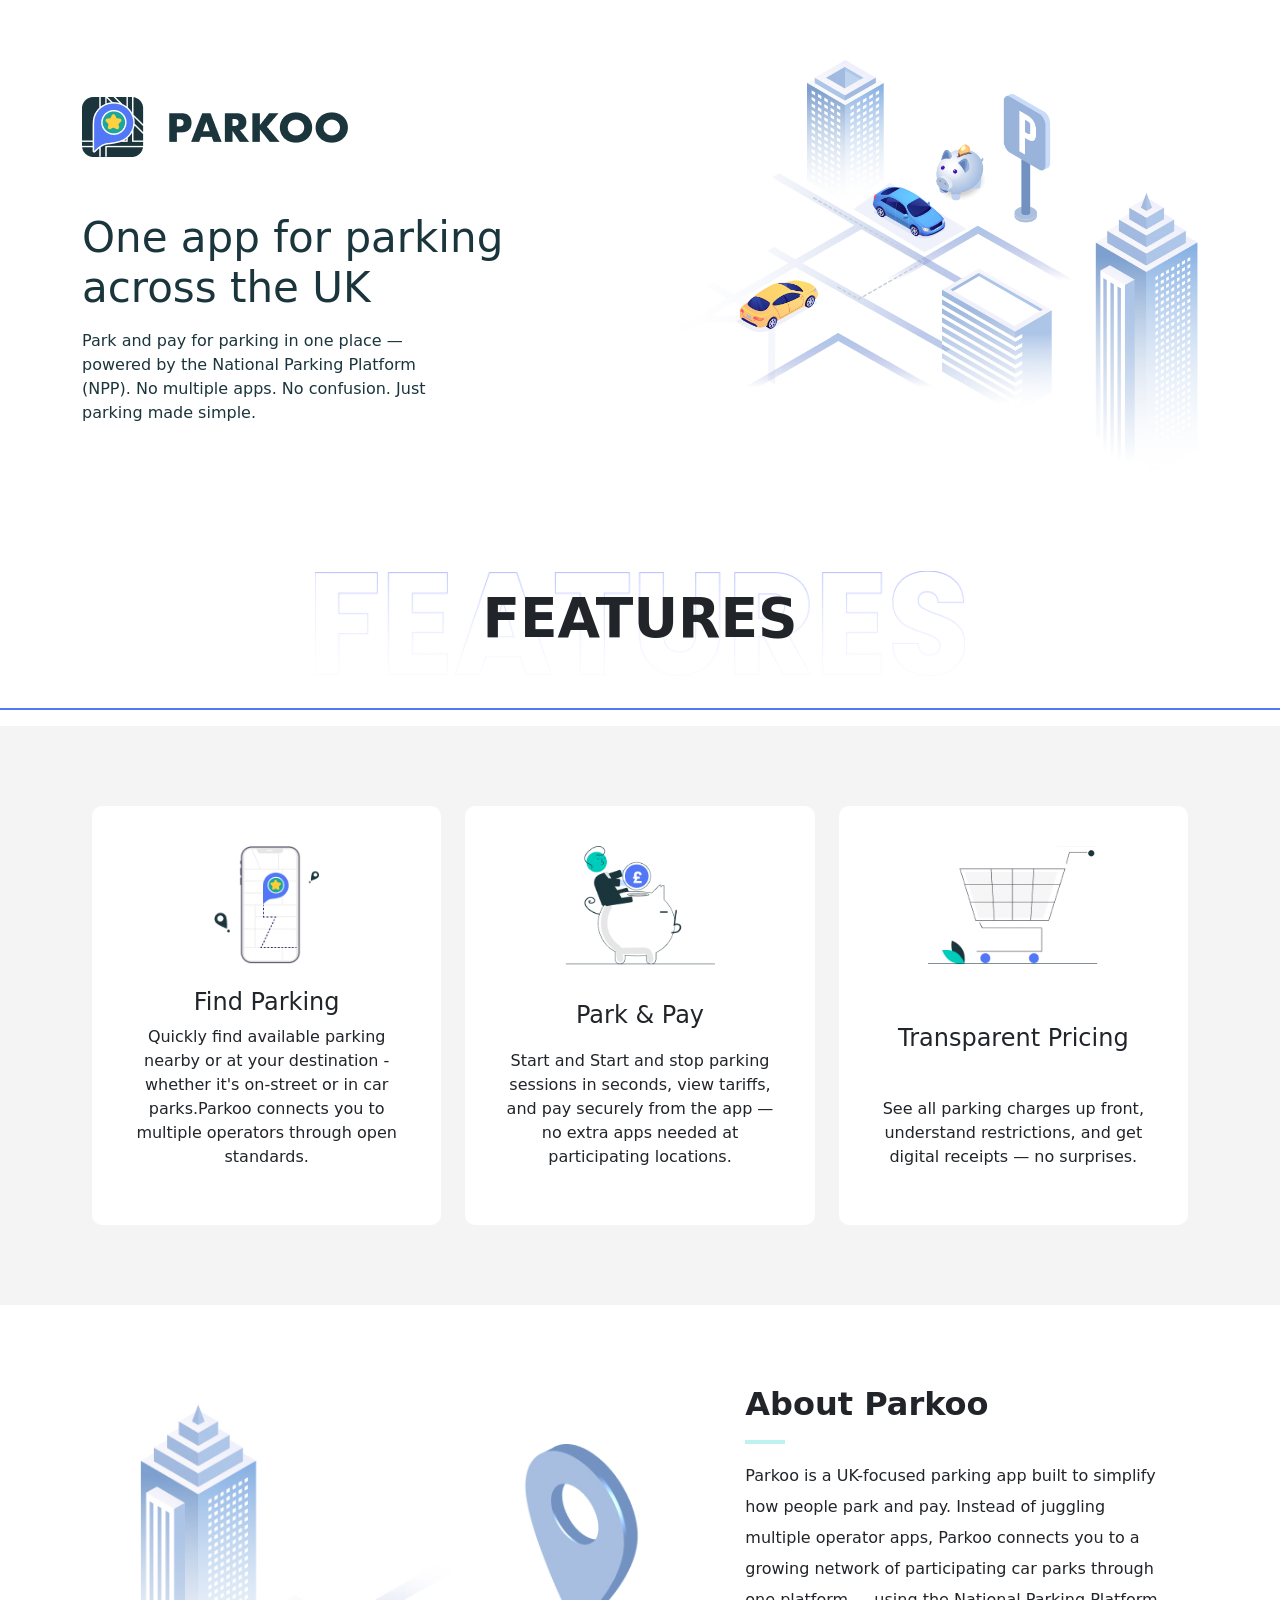
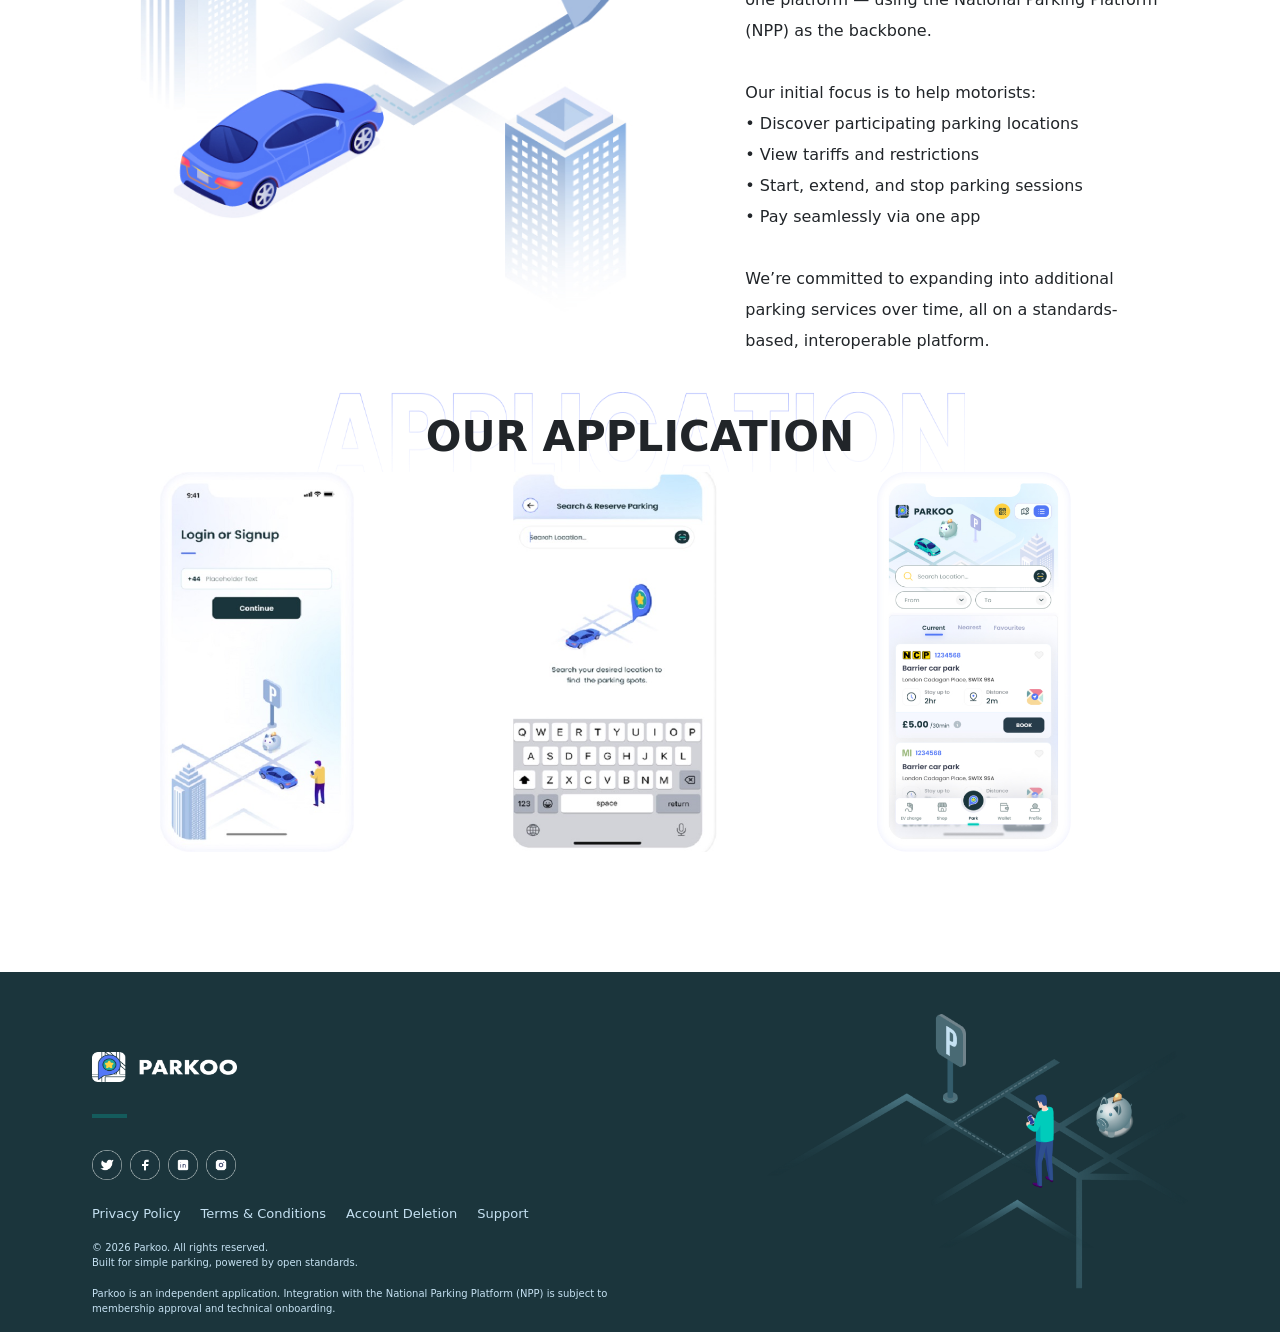
<file: index.html>
<!doctype html>
<html lang="en">
  <head>
    <meta charset="UTF-8" />
    <meta name="viewport" content="width=device-width, initial-scale=1.0" />

    <!-- Bootstrap (ONLY ONE) -->
    <link
      href="https://cdn.jsdelivr.net/npm/bootstrap@5.3.0/dist/css/bootstrap.min.css"
      rel="stylesheet"
    />

    <!-- Fonts -->
    <link
      href="https://fonts.googleapis.com/css?family=Poppins"
      rel="stylesheet"
    />

    <!-- CSS -->
    <link rel="stylesheet" href="css/index.css" />
    <link rel="stylesheet" href="css/owl.carousel.css" />
    <link rel="stylesheet" href="css/owl.theme.green.css" />

    <title>Parkoo Landing Page</title>
  </head>

  <body>
    <!-- ================= HERO ================= -->
    <section class="hero-section">
      <div class="container">
        <div class="row align-items-center">
          <!-- LEFT: TEXT -->
          <div class="col-sm-6 col-12 order-2 order-sm-1">
            <img
              class="parkoologohdr img-fluid mb-3"
              src="images/ParkooLogohdr.jpg"
              alt="Parkoo logo"
            />

            <h1 class="subheading mb-3">One app for parking across the UK</h1>

            <p class="headertext">
              Park and pay for parking in one place — powered by the National
              Parking Platform (NPP). No multiple apps. No confusion. Just
              parking made simple.
            </p>
          </div>

          <!-- RIGHT: IMAGE -->
          <div class="col-sm-6 col-12 order-1 order-sm-2 text-center">
            <img
              src="images/imagefirstbox.jpg"
              class="img-fluid hero-image"
              alt="Hero illustration"
            />
          </div>
        </div>
      </div>
    </section>

    <!-- ================= FEATURES ================= -->
    <section class="featuresection">
      <p class="features text-center">FEATURES</p>

      <div class="cardpadding">
        <div class="container">
          <div class="row g-4">
            <div class="col-lg-4 col-md-6 col-12">
              <div class="card h-100">
                <img
                  class="cardimg mb-4"
                  src="images/section3findparkingjpg.jpg"
                  width="105"
                />
                <h4 class="text-center">Find Parking</h4>
                <p class="text-center">
                  Quickly find available parking nearby or at your destination -
                  whether it's on-street or in car parks.Parkoo connects you to
                  multiple operators through open standards.
                </p>
              </div>
            </div>

            <div class="col-lg-4 col-md-6 col-12">
              <div class="card h-100">
                <img
                  class="cardimg mb-4"
                  src="images/serction3earnrewardsjpg.jpg"
                  width="150"
                />
                <h4 class="text-center">Park & Pay</h4>
                <p class="text-center">
                  Start and Start and stop parking sessions in seconds, view
                  tariffs, and pay securely from the app — no extra apps needed
                  at participating locations.
                </p>
              </div>
            </div>

            <div class="col-lg-4 col-md-6 col-12">
              <div class="card h-100">
                <img
                  class="cardimg mb-4"
                  src="images/section3shopjpg.jpg"
                  width="170"
                />
                <h4 class="text-center">Transparent Pricing</h4>
                <p class="text-center">
                  See all parking charges up front, understand restrictions, and
                  get digital receipts — no surprises.
                </p>
              </div>
            </div>
          </div>
        </div>
      </div>
    </section>

    <!-- ================= ABOUT ================= -->
    <section class="aboutsection">
      <div class="container">
        <div class="row align-items-center">
          <div class="col-md-7 col-12 mb-4 mb-md-0">
            <img src="images/aboutsectionimg.jpg" class="img-fluid" />
          </div>
          <div class="col-md-5 col-12">
            <h3 class="aboutheading">About Parkoo</h3>
            <hr class="aboutline" />
            <p class="abouttext">
              Parkoo is a UK-focused parking app built to simplify how people
              park and pay. Instead of juggling multiple operator apps, Parkoo
              connects you to a growing network of participating car parks
              through one platform — using the National Parking Platform (NPP)
              as the backbone.
              <br /><br />
              Our initial focus is to help motorists:
              <br />• Discover participating parking locations <br />• View
              tariffs and restrictions <br />• Start, extend, and stop parking
              sessions <br />• Pay seamlessly via one app <br /><br />
              We’re committed to expanding into additional parking services over
              time, all on a standards-based, interoperable platform.
            </p>
          </div>
        </div>
      </div>
    </section>

    <!-- ================= APPLICATION ================= -->
    <p class="applications text-center">OUR APPLICATION</p>

    <section class="section-padding">
      <div class="container-fluid">
        <div class="screenshot_slider owl-carousel">
          <div class="item"><img src="images/left2jpg.jpg" /></div>
          <div class="item"><img src="images/centerjpg.jpg" /></div>
          <div class="item"><img src="images/right1jpg.jpg" /></div>
        </div>
      </div>
    </section>

    <!-- ================= FOOTER ================= -->
    <footer class="footer">
      <div class="container">
        <div class="row align-items-center">
          <!-- LEFT -->
          <div class="col-lg-6 col-md-12 footerfirstsection">
            <div class="d-flex flex-column">
              <img class="footerlogo mb-3" src="images/footerlogo.png" />

              <hr class="footerline" />

              <div class="footerimages d-flex gap-2 pb-4 pt-3">
                <img class="imagefooter" src="images/Group 55png.png" />
                <img class="imagefooter" src="images/Group 56png.png" />
                <img class="imagefooter" src="images/Group 57png.png" />
                <img class="imagefooter" src="images/Group 59png.png" />
              </div>

              <nav class="footer-legal-links pb-3" aria-label="Legal and support">
                <a href="/privacy-policy">Privacy Policy</a>
                <a href="/terms-and-conditions">Terms &amp; Conditions</a>
                <a href="/delete-account">Account Deletion</a>
                <a href="/support">Support</a>
              </nav>

              <p class="footertext m-0">© 2026 Parkoo. All rights reserved.</p>
              <p class="footertext">
                Built for simple parking, powered by open standards.
              </p>
              <p class="footertext small">
                Parkoo is an independent application. Integration with the
                National Parking Platform (NPP) is subject to membership
                approval and technical onboarding.
              </p>
            </div>
          </div>

          <!-- RIGHT -->
          <div class="col-lg-6 col-md-12 text-lg-end text-center mt-4 mt-lg-0">
            <img class="footerimg img-fluid" src="images/footerpng.png" />
          </div>
        </div>
      </div>
    </footer>

    <!-- ================= JS ================= -->
    <script src="js/jquery.min.js"></script>
    <script src="js/owl.carousel.min.js"></script>

    <script>
      $(".screenshot_slider").owlCarousel({
        loop: true,
        center: true,
        nav: true,
        autoplay: true,
        stagePadding: 0,
        responsive: {
          0: { items: 1, margin: 0 },
          768: { items: 2, margin: -100 },
          1200: { items: 3, margin: -100 },
        },
      });
    </script>
  </body>
</html>
</file>
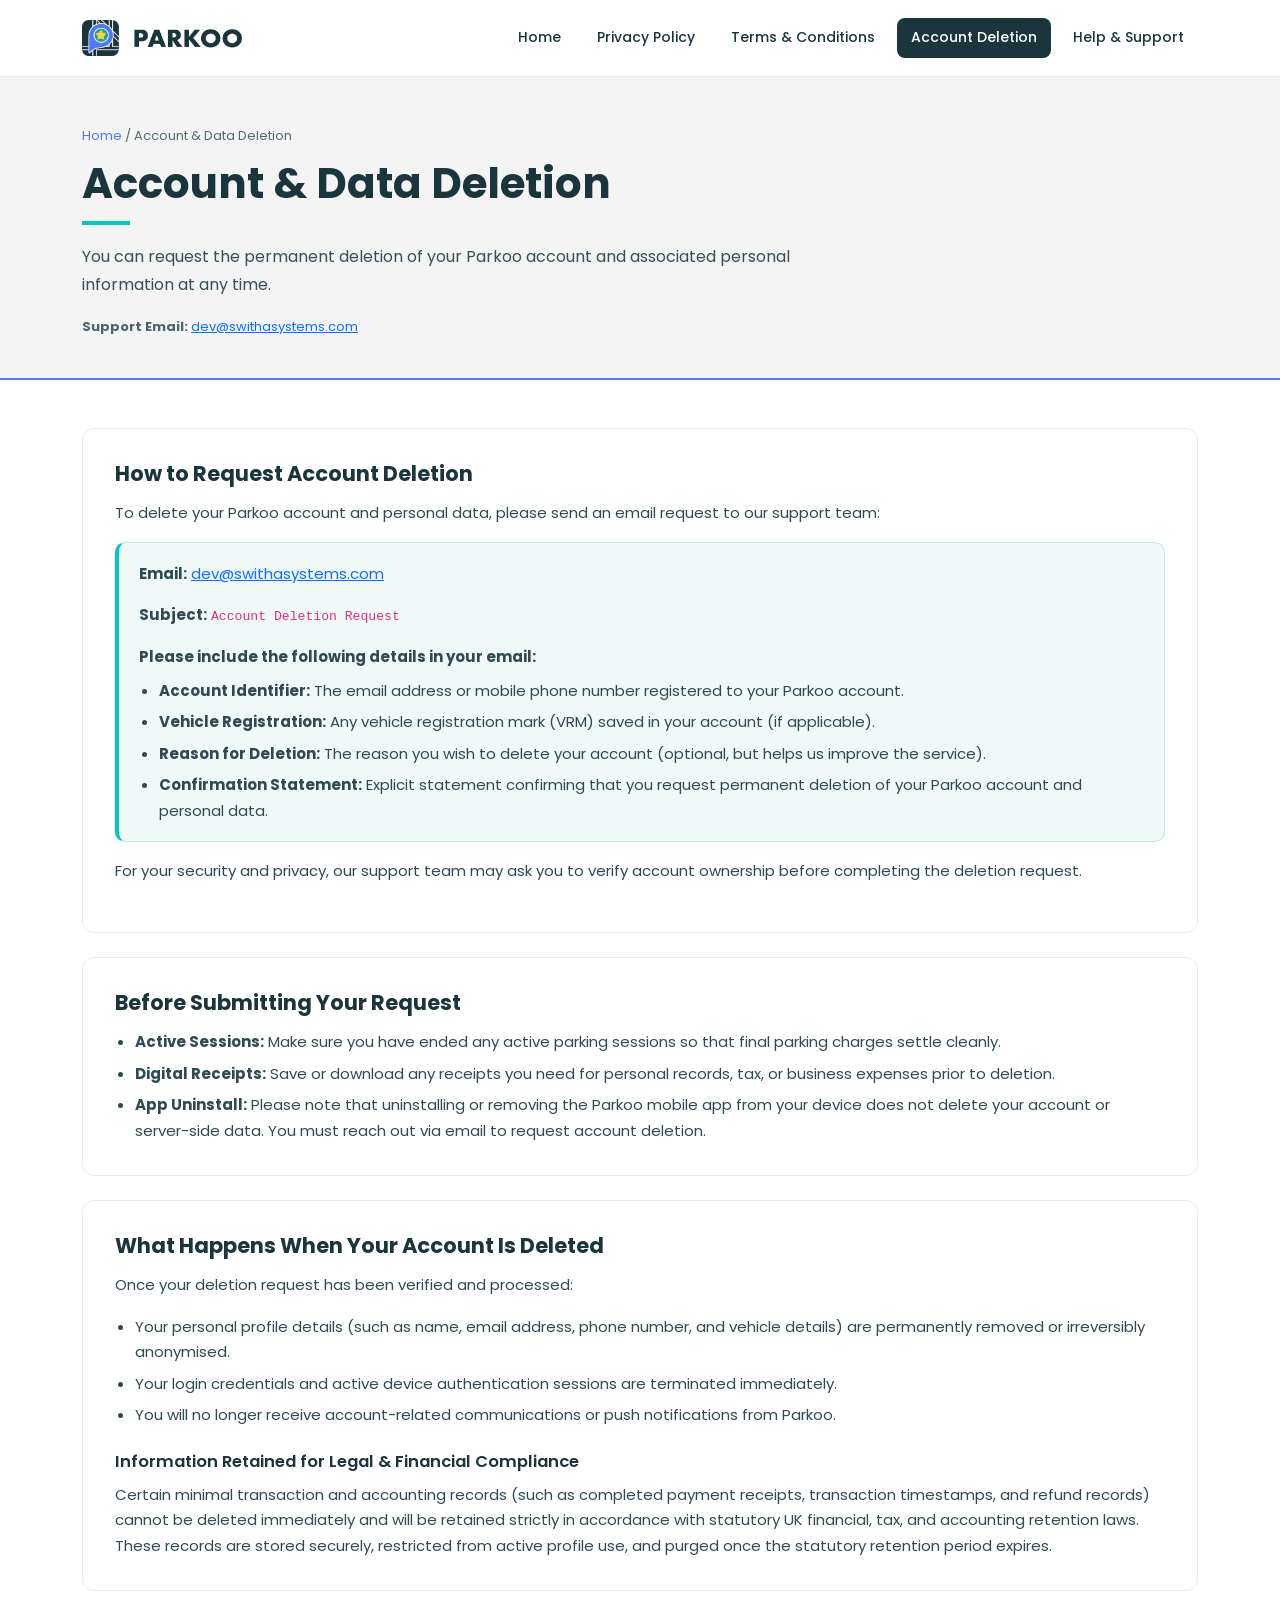
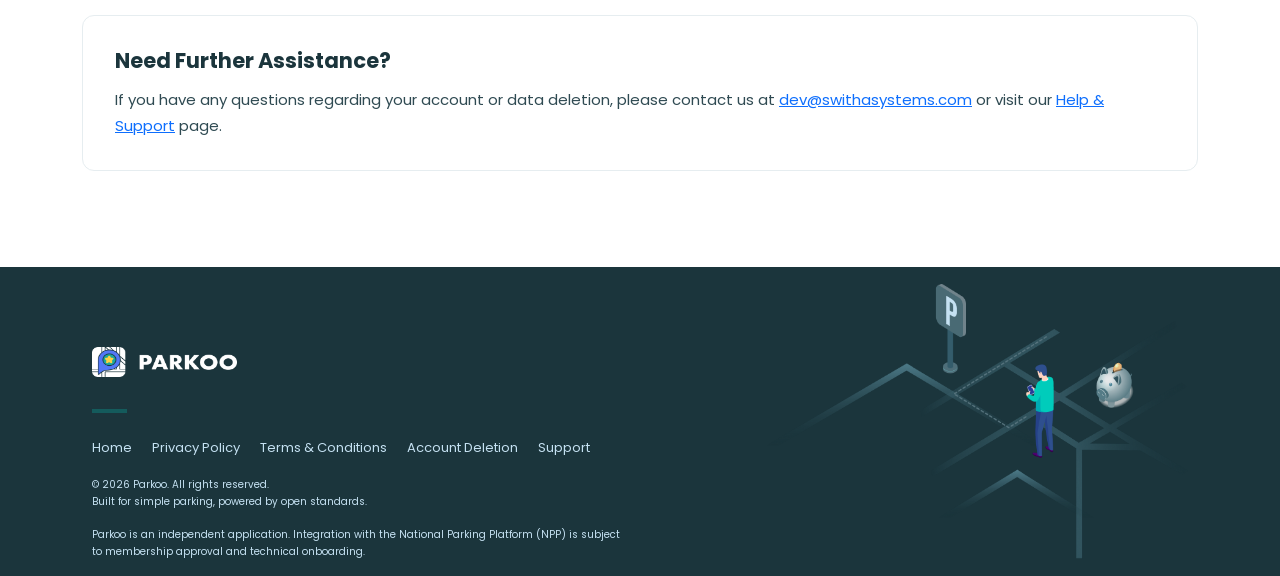
<file: delete-account/index.html>
<!doctype html>
<html lang="en">
  <head>
    <meta charset="UTF-8" />
    <meta name="viewport" content="width=device-width, initial-scale=1.0" />
    <title>Account &amp; Data Deletion | Parkoo</title>
    <meta
      name="description"
      content="How to request deletion of your Parkoo account and personal data by emailing support."
    />
    <meta name="robots" content="index, follow" />
    <link rel="canonical" href="https://www.parkoo.co.uk/delete-account" />
    <meta property="og:title" content="Account &amp; Data Deletion | Parkoo" />
    <meta
      property="og:description"
      content="Request deletion of your Parkoo account and personal data by emailing dev@swithasystems.com."
    />
    <meta property="og:url" content="https://www.parkoo.co.uk/delete-account" />
    <meta property="og:type" content="website" />

    <link
      href="https://cdn.jsdelivr.net/npm/bootstrap@5.3.0/dist/css/bootstrap.min.css"
      rel="stylesheet"
    />
    <link
      href="https://fonts.googleapis.com/css2?family=Poppins:wght@400;500;600;700&display=swap"
      rel="stylesheet"
    />
    <link rel="stylesheet" href="/css/index.css" />
    <link rel="stylesheet" href="/css/legal.css" />
  </head>

  <body class="legal-page">
    <header class="site-header">
      <div class="container">
        <div class="site-header-inner">
          <a class="site-brand" href="/" aria-label="Parkoo Home">
            <img src="/images/ParkooLogohdr.jpg" alt="Parkoo logo" />
          </a>

          <button
            class="nav-toggle"
            type="button"
            aria-expanded="false"
            aria-controls="primary-legal-nav"
          >
            Menu
          </button>

          <nav
            id="primary-legal-nav"
            class="site-nav"
            aria-label="Primary navigation"
          >
            <a href="/">Home</a>
            <a href="/privacy-policy">Privacy Policy</a>
            <a href="/terms-and-conditions">Terms &amp; Conditions</a>
            <a href="/delete-account" aria-current="page">Account Deletion</a>
            <a href="/support">Help &amp; Support</a>
          </nav>
        </div>
      </div>
    </header>

    <section class="legal-hero">
      <div class="container">
        <div class="legal-breadcrumb">
          <a href="/">Home</a> / <span>Account &amp; Data Deletion</span>
        </div>
        <h1>Account &amp; Data Deletion</h1>
        <hr class="legal-accent-line" />
        <p class="legal-lead">
          You can request the permanent deletion of your Parkoo account and
          associated personal information at any time.
        </p>
        <div class="legal-meta">
          <span
            ><strong>Support Email:</strong>
            <a href="mailto:dev@swithasystems.com">dev@swithasystems.com</a></span
          >
        </div>
      </div>
    </section>

    <main class="legal-main">
      <div class="container">
        <article class="legal-card mb-4">
          <h2>How to Request Account Deletion</h2>
          <p>
            To delete your Parkoo account and personal data, please send an email
            request to our support team:
          </p>

          <div class="info-callout">
            <p>
              <strong>Email:</strong>
              <a href="mailto:dev@swithasystems.com">dev@swithasystems.com</a>
            </p>
            <p>
              <strong>Subject:</strong> <code>Account Deletion Request</code>
            </p>
            <p class="mb-2">
              <strong>Please include the following details in your email:</strong>
            </p>
            <ul class="mb-0">
              <li>
                <strong>Account Identifier:</strong> The email address or mobile
                phone number registered to your Parkoo account.
              </li>
              <li>
                <strong>Vehicle Registration:</strong> Any vehicle registration
                mark (VRM) saved in your account (if applicable).
              </li>
              <li>
                <strong>Reason for Deletion:</strong> The reason you wish to
                delete your account (optional, but helps us improve the service).
              </li>
              <li>
                <strong>Confirmation Statement:</strong> Explicit statement
                confirming that you request permanent deletion of your Parkoo
                account and personal data.
              </li>
            </ul>
          </div>

          <p>
            For your security and privacy, our support team may ask you to verify
            account ownership before completing the deletion request.
          </p>
        </article>

        <article class="legal-card mb-4">
          <h2>Before Submitting Your Request</h2>
          <ul class="mb-0">
            <li>
              <strong>Active Sessions:</strong> Make sure you have ended any
              active parking sessions so that final parking charges settle
              cleanly.
            </li>
            <li>
              <strong>Digital Receipts:</strong> Save or download any receipts
              you need for personal records, tax, or business expenses prior to
              deletion.
            </li>
            <li>
              <strong>App Uninstall:</strong> Please note that uninstalling or
              removing the Parkoo mobile app from your device does not delete
              your account or server-side data. You must reach out via email to
              request account deletion.
            </li>
          </ul>
        </article>

        <article class="legal-card mb-4">
          <h2>What Happens When Your Account Is Deleted</h2>
          <p>Once your deletion request has been verified and processed:</p>
          <ul>
            <li>
              Your personal profile details (such as name, email address, phone
              number, and vehicle details) are permanently removed or
              irreversibly anonymised.
            </li>
            <li>
              Your login credentials and active device authentication sessions
              are terminated immediately.
            </li>
            <li>
              You will no longer receive account-related communications or push
              notifications from Parkoo.
            </li>
          </ul>

          <h3 class="mt-4">Information Retained for Legal &amp; Financial Compliance</h3>
          <p class="mb-0">
            Certain minimal transaction and accounting records (such as completed
            payment receipts, transaction timestamps, and refund records) cannot
            be deleted immediately and will be retained strictly in accordance
            with statutory UK financial, tax, and accounting retention laws.
            These records are stored securely, restricted from active profile
            use, and purged once the statutory retention period expires.
          </p>
        </article>

        <article class="legal-card">
          <h2>Need Further Assistance?</h2>
          <p class="mb-0">
            If you have any questions regarding your account or data deletion,
            please contact us at
            <a href="mailto:dev@swithasystems.com">dev@swithasystems.com</a> or
            visit our <a href="/support">Help &amp; Support</a> page.
          </p>
        </article>
      </div>
    </main>

    <footer class="footer">
      <div class="container">
        <div class="row align-items-center">
          <div class="col-lg-6 col-md-12 footerfirstsection">
            <div class="d-flex flex-column">
              <img
                class="footerlogo mb-3"
                src="/images/footerlogo.png"
                alt="Parkoo"
              />

              <hr class="footerline" />

              <nav class="footer-legal-links pb-3 pt-2" aria-label="Legal and support">
                <a href="/">Home</a>
                <a href="/privacy-policy">Privacy Policy</a>
                <a href="/terms-and-conditions">Terms &amp; Conditions</a>
                <a href="/delete-account">Account Deletion</a>
                <a href="/support">Support</a>
              </nav>

              <p class="footertext m-0">© 2026 Parkoo. All rights reserved.</p>
              <p class="footertext">
                Built for simple parking, powered by open standards.
              </p>
              <p class="footertext small">
                Parkoo is an independent application. Integration with the
                National Parking Platform (NPP) is subject to membership
                approval and technical onboarding.
              </p>
            </div>
          </div>

          <div class="col-lg-6 col-md-12 text-lg-end text-center mt-4 mt-lg-0">
            <img
              class="footerimg img-fluid"
              src="/images/footerpng.png"
              alt="Parkoo parking illustration"
            />
          </div>
        </div>
      </div>
    </footer>

    <script src="/js/legal.js"></script>
  </body>
</html>
</file>
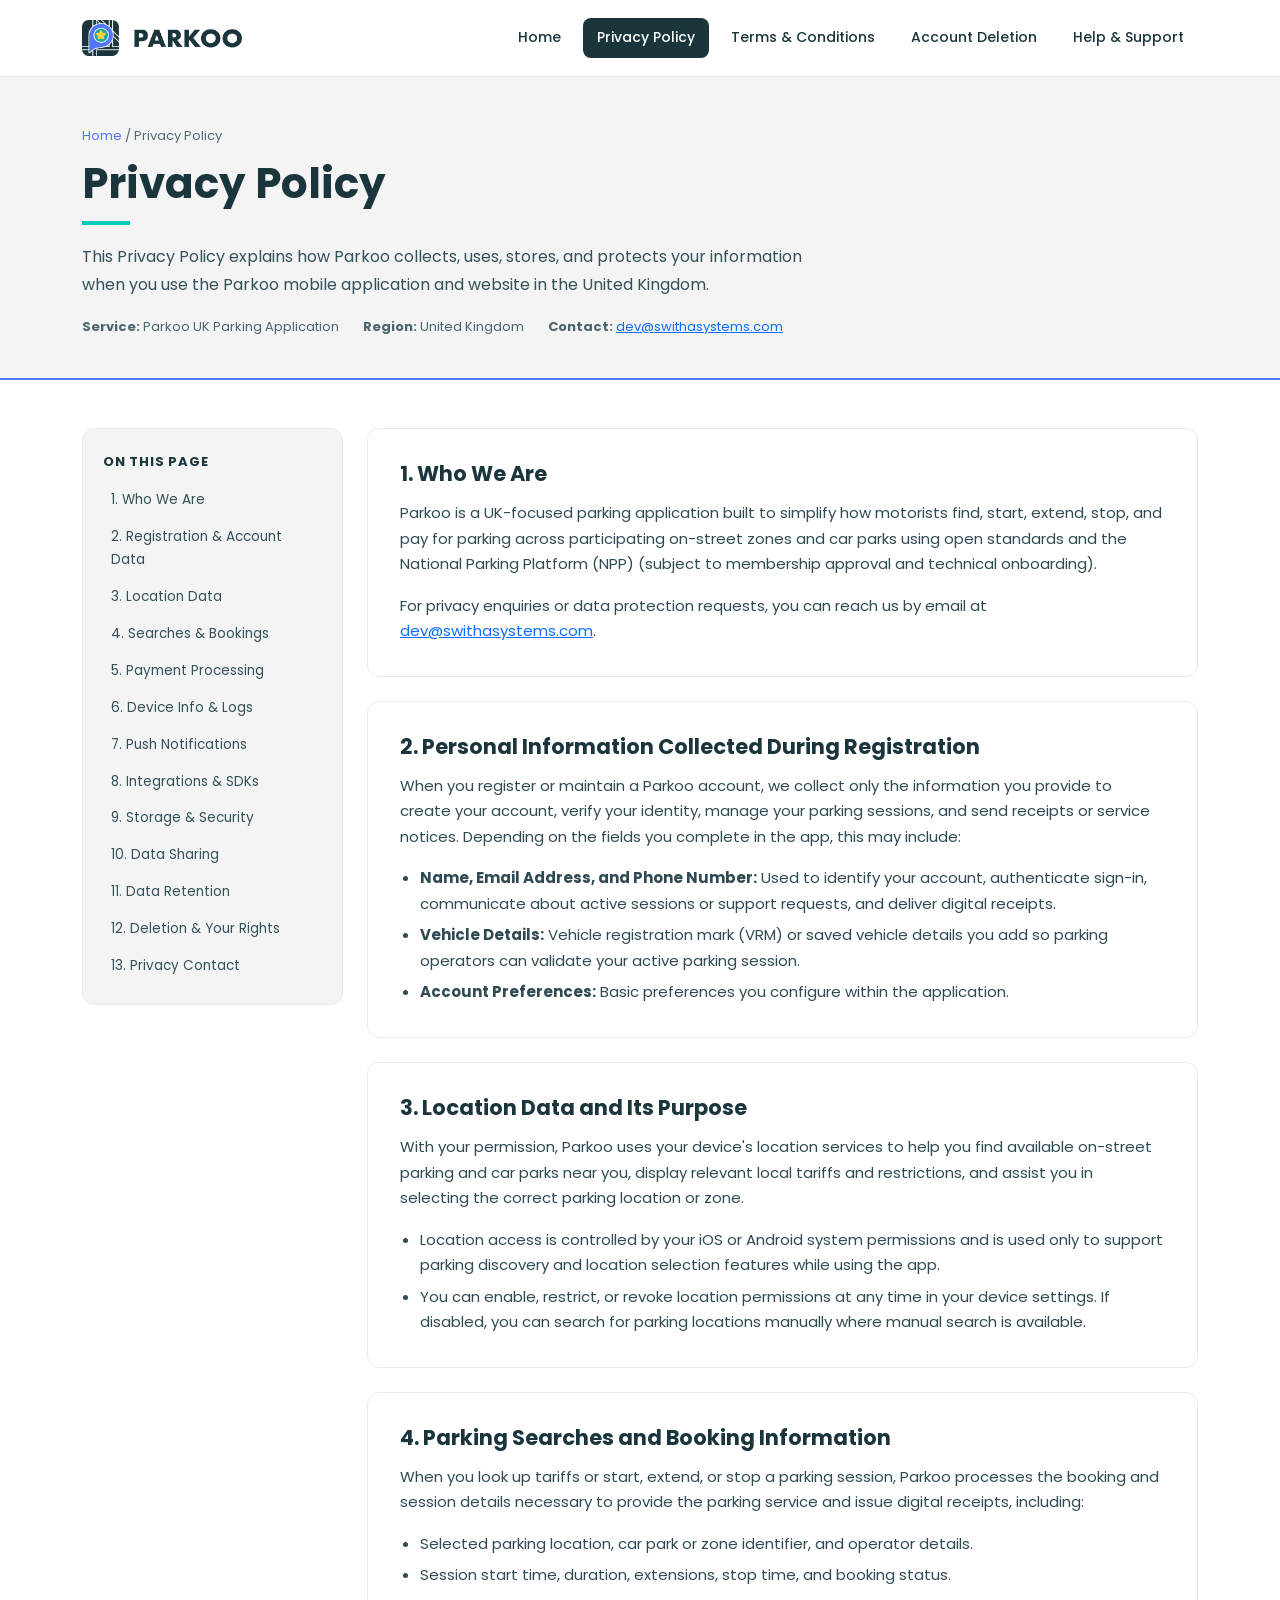
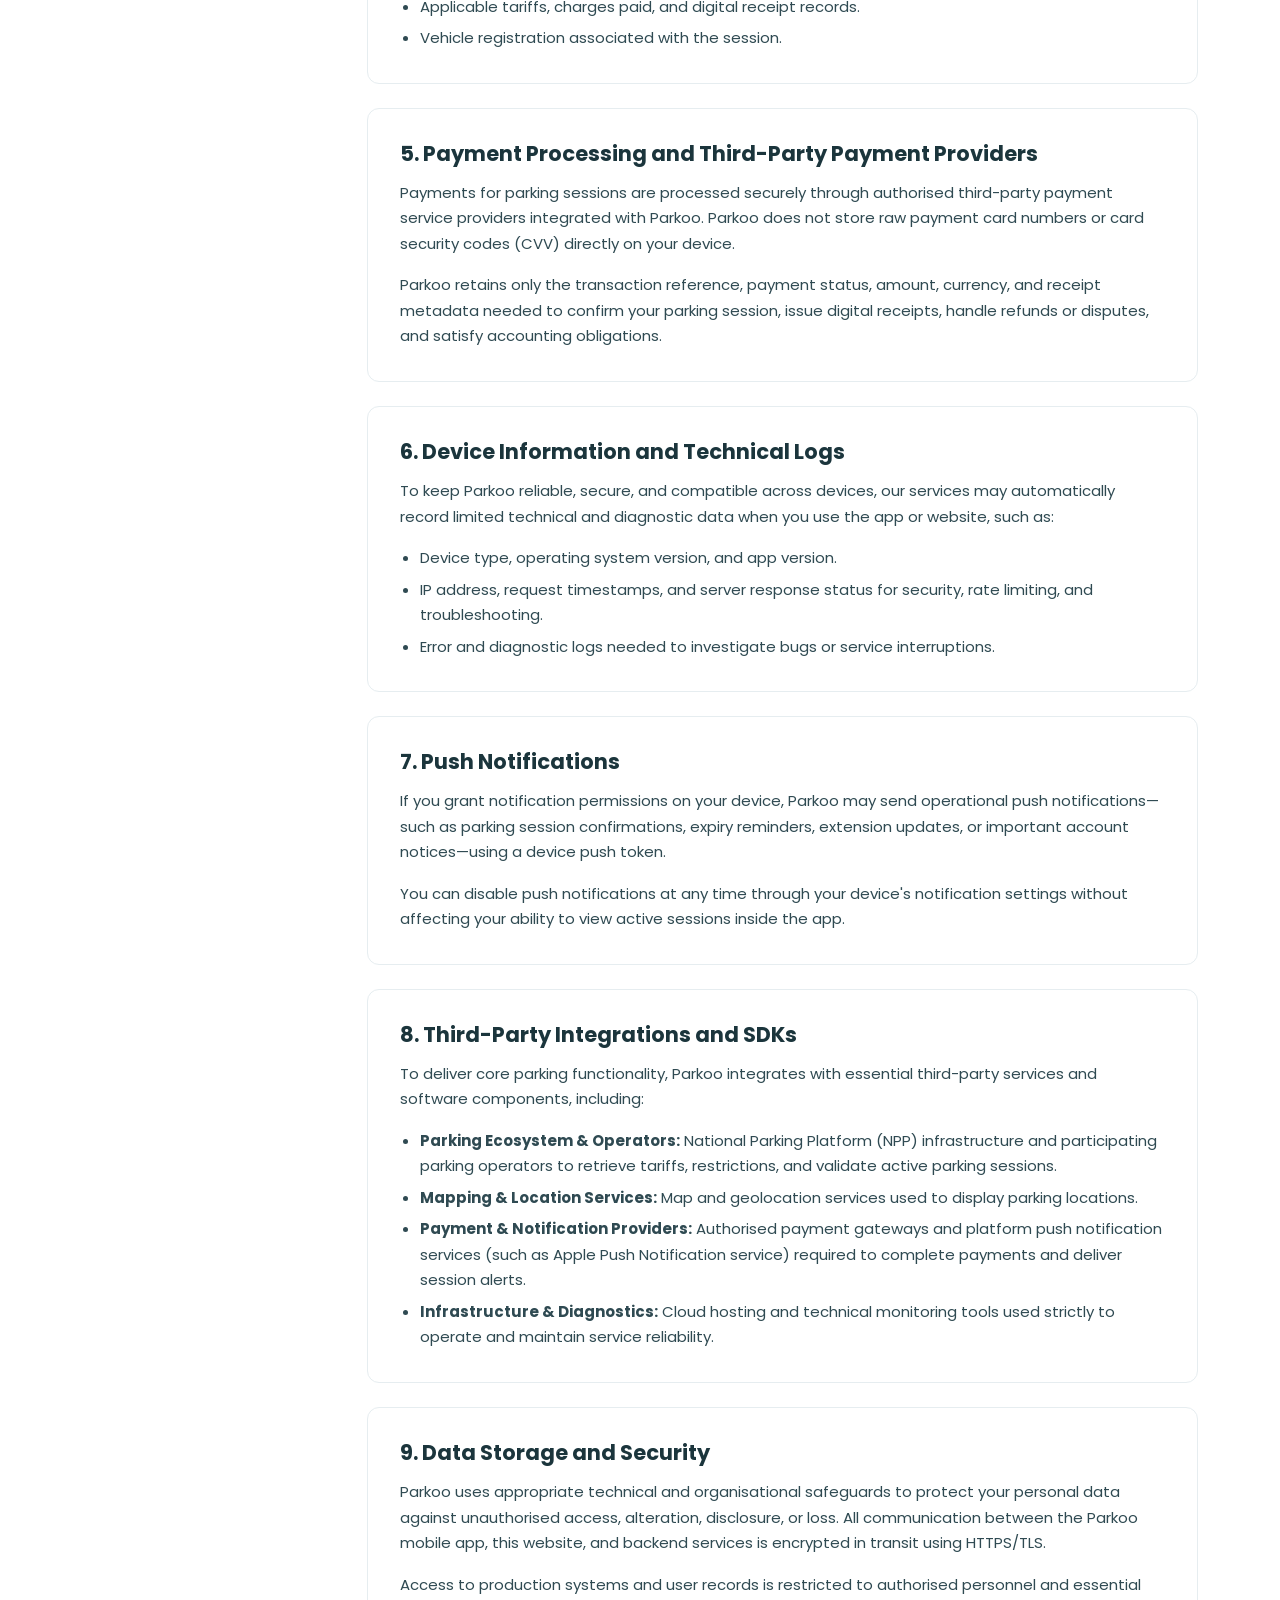
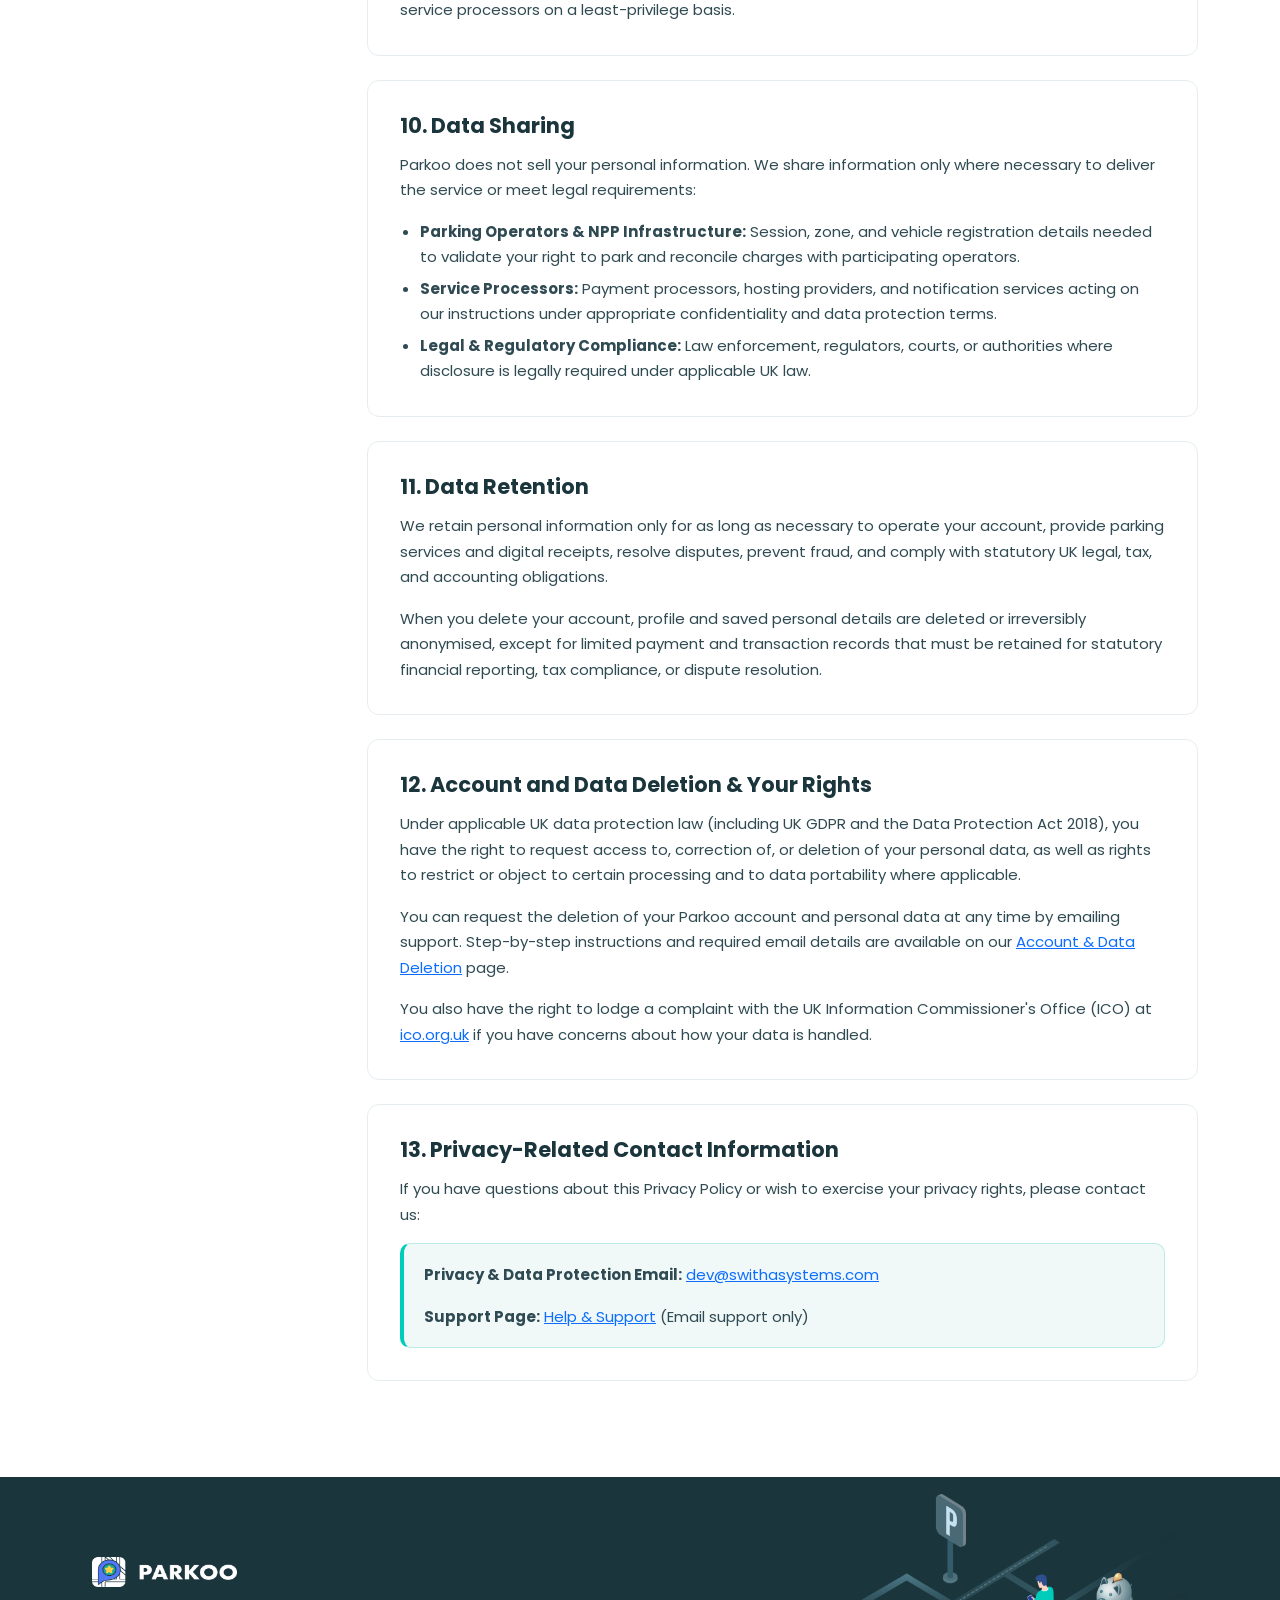
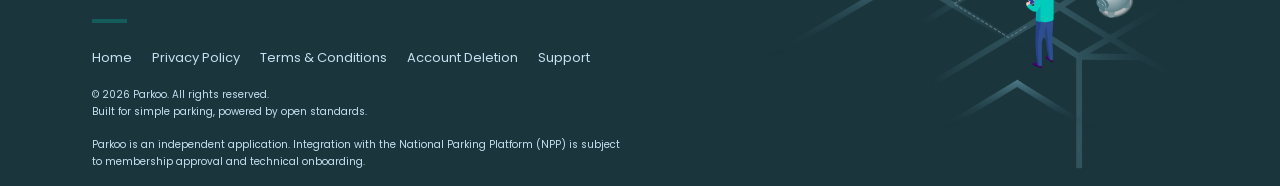
<file: privacy-policy/index.html>
<!doctype html>
<html lang="en">
  <head>
    <meta charset="UTF-8" />
    <meta name="viewport" content="width=device-width, initial-scale=1.0" />
    <title>Privacy Policy | Parkoo</title>
    <meta
      name="description"
      content="Parkoo Privacy Policy explaining how personal information, location data, parking sessions, payments, and data deletion requests are handled."
    />
    <meta name="robots" content="index, follow" />
    <meta property="og:title" content="Privacy Policy | Parkoo" />
    <meta
      property="og:description"
      content="Learn how Parkoo handles personal data, location permissions, parking bookings, third-party integrations, retention, and privacy rights."
    />
    <meta property="og:type" content="website" />

    <link
      href="https://cdn.jsdelivr.net/npm/bootstrap@5.3.0/dist/css/bootstrap.min.css"
      rel="stylesheet"
    />
    <link
      href="https://fonts.googleapis.com/css2?family=Poppins:wght@400;500;600;700&display=swap"
      rel="stylesheet"
    />
    <link rel="stylesheet" href="/css/index.css" />
    <link rel="stylesheet" href="/css/legal.css" />
  </head>

  <body class="legal-page">
    <header class="site-header">
      <div class="container">
        <div class="site-header-inner">
          <a class="site-brand" href="/" aria-label="Parkoo Home">
            <img src="/images/ParkooLogohdr.jpg" alt="Parkoo logo" />
          </a>

          <button
            class="nav-toggle"
            type="button"
            aria-expanded="false"
            aria-controls="primary-legal-nav"
          >
            Menu
          </button>

          <nav
            id="primary-legal-nav"
            class="site-nav"
            aria-label="Primary navigation"
          >
            <a href="/">Home</a>
            <a href="/privacy-policy" aria-current="page">Privacy Policy</a>
            <a href="/terms-and-conditions">Terms &amp; Conditions</a>
            <a href="/delete-account">Account Deletion</a>
            <a href="/support">Help &amp; Support</a>
          </nav>
        </div>
      </div>
    </header>

    <section class="legal-hero">
      <div class="container">
        <div class="legal-breadcrumb">
          <a href="/">Home</a> / <span>Privacy Policy</span>
        </div>
        <h1>Privacy Policy</h1>
        <hr class="legal-accent-line" />
        <p class="legal-lead">
          This Privacy Policy explains how Parkoo collects, uses, stores, and
          protects your information when you use the Parkoo mobile application
          and website in the United Kingdom.
        </p>
        <div class="legal-meta">
          <span><strong>Service:</strong> Parkoo UK Parking Application</span>
          <span><strong>Region:</strong> United Kingdom</span>
          <span
            ><strong>Contact:</strong>
            <a href="mailto:dev@swithasystems.com">dev@swithasystems.com</a></span
          >
        </div>
      </div>
    </section>

    <main class="legal-main">
      <div class="container">
        <div class="row g-4">
          <aside class="col-lg-3 d-none d-lg-block">
            <div class="legal-sidebar">
              <div class="legal-toc-card">
                <p class="legal-toc-title">On This Page</p>
                <ul class="legal-toc-list">
                  <li><a href="#who-we-are">1. Who We Are</a></li>
                  <li>
                    <a href="#registration-data">2. Registration &amp; Account Data</a>
                  </li>
                  <li><a href="#location-data">3. Location Data</a></li>
                  <li>
                    <a href="#parking-bookings">4. Searches &amp; Bookings</a>
                  </li>
                  <li><a href="#payments">5. Payment Processing</a></li>
                  <li>
                    <a href="#device-logs">6. Device Info &amp; Logs</a>
                  </li>
                  <li>
                    <a href="#push-notifications">7. Push Notifications</a>
                  </li>
                  <li>
                    <a href="#third-party-sdks">8. Integrations &amp; SDKs</a>
                  </li>
                  <li>
                    <a href="#storage-security">9. Storage &amp; Security</a>
                  </li>
                  <li><a href="#data-sharing">10. Data Sharing</a></li>
                  <li><a href="#data-retention">11. Data Retention</a></li>
                  <li>
                    <a href="#deletion-rights">12. Deletion &amp; Your Rights</a>
                  </li>
                  <li><a href="#contact">13. Privacy Contact</a></li>
                </ul>
              </div>
            </div>
          </aside>

          <div class="col-lg-9">
            <article class="legal-card" id="who-we-are">
              <h2>1. Who We Are</h2>
              <p>
                Parkoo is a UK-focused parking application built to simplify how
                motorists find, start, extend, stop, and pay for parking across
                participating on-street zones and car parks using open standards
                and the National Parking Platform (NPP) (subject to membership
                approval and technical onboarding).
              </p>
              <p class="mb-0">
                For privacy enquiries or data protection requests, you can reach
                us by email at
                <a href="mailto:dev@swithasystems.com">dev@swithasystems.com</a>.
              </p>
            </article>

            <article class="legal-card" id="registration-data">
              <h2>2. Personal Information Collected During Registration</h2>
              <p>
                When you register or maintain a Parkoo account, we collect only
                the information you provide to create your account, verify your
                identity, manage your parking sessions, and send receipts or
                service notices. Depending on the fields you complete in the
                app, this may include:
              </p>
              <ul class="mb-0">
                <li>
                  <strong>Name, Email Address, and Phone Number:</strong> Used
                  to identify your account, authenticate sign-in, communicate
                  about active sessions or support requests, and deliver digital
                  receipts.
                </li>
                <li>
                  <strong>Vehicle Details:</strong> Vehicle registration mark
                  (VRM) or saved vehicle details you add so parking operators can
                  validate your active parking session.
                </li>
                <li>
                  <strong>Account Preferences:</strong> Basic preferences you
                  configure within the application.
                </li>
              </ul>
            </article>

            <article class="legal-card" id="location-data">
              <h2>3. Location Data and Its Purpose</h2>
              <p>
                With your permission, Parkoo uses your device's location
                services to help you find available on-street parking and car
                parks near you, display relevant local tariffs and restrictions,
                and assist you in selecting the correct parking location or zone.
              </p>
              <ul class="mb-0">
                <li>
                  Location access is controlled by your iOS or Android system
                  permissions and is used only to support parking discovery and
                  location selection features while using the app.
                </li>
                <li>
                  You can enable, restrict, or revoke location permissions at
                  any time in your device settings. If disabled, you can search
                  for parking locations manually where manual search is
                  available.
                </li>
              </ul>
            </article>

            <article class="legal-card" id="parking-bookings">
              <h2>4. Parking Searches and Booking Information</h2>
              <p>
                When you look up tariffs or start, extend, or stop a parking
                session, Parkoo processes the booking and session details
                necessary to provide the parking service and issue digital
                receipts, including:
              </p>
              <ul class="mb-0">
                <li>
                  Selected parking location, car park or zone identifier, and
                  operator details.
                </li>
                <li>
                  Session start time, duration, extensions, stop time, and
                  booking status.
                </li>
                <li>
                  Applicable tariffs, charges paid, and digital receipt records.
                </li>
                <li>Vehicle registration associated with the session.</li>
              </ul>
            </article>

            <article class="legal-card" id="payments">
              <h2>5. Payment Processing and Third-Party Payment Providers</h2>
              <p>
                Payments for parking sessions are processed securely through
                authorised third-party payment service providers integrated with
                Parkoo. Parkoo does not store raw payment card numbers or card
                security codes (CVV) directly on your device.
              </p>
              <p class="mb-0">
                Parkoo retains only the transaction reference, payment status,
                amount, currency, and receipt metadata needed to confirm your
                parking session, issue digital receipts, handle refunds or
                disputes, and satisfy accounting obligations.
              </p>
            </article>

            <article class="legal-card" id="device-logs">
              <h2>6. Device Information and Technical Logs</h2>
              <p>
                To keep Parkoo reliable, secure, and compatible across devices,
                our services may automatically record limited technical and
                diagnostic data when you use the app or website, such as:
              </p>
              <ul class="mb-0">
                <li>
                  Device type, operating system version, and app version.
                </li>
                <li>
                  IP address, request timestamps, and server response status for
                  security, rate limiting, and troubleshooting.
                </li>
                <li>
                  Error and diagnostic logs needed to investigate bugs or
                  service interruptions.
                </li>
              </ul>
            </article>

            <article class="legal-card" id="push-notifications">
              <h2>7. Push Notifications</h2>
              <p>
                If you grant notification permissions on your device, Parkoo may
                send operational push notifications—such as parking session
                confirmations, expiry reminders, extension updates, or important
                account notices—using a device push token.
              </p>
              <p class="mb-0">
                You can disable push notifications at any time through your
                device's notification settings without affecting your ability to
                view active sessions inside the app.
              </p>
            </article>

            <article class="legal-card" id="third-party-sdks">
              <h2>8. Third-Party Integrations and SDKs</h2>
              <p>
                To deliver core parking functionality, Parkoo integrates with
                essential third-party services and software components,
                including:
              </p>
              <ul class="mb-0">
                <li>
                  <strong>Parking Ecosystem &amp; Operators:</strong> National
                  Parking Platform (NPP) infrastructure and participating
                  parking operators to retrieve tariffs, restrictions, and
                  validate active parking sessions.
                </li>
                <li>
                  <strong>Mapping &amp; Location Services:</strong> Map and
                  geolocation services used to display parking locations.
                </li>
                <li>
                  <strong>Payment &amp; Notification Providers:</strong>
                  Authorised payment gateways and platform push notification
                  services (such as Apple Push Notification service) required to
                  complete payments and deliver session alerts.
                </li>
                <li>
                  <strong>Infrastructure &amp; Diagnostics:</strong> Cloud
                  hosting and technical monitoring tools used strictly to
                  operate and maintain service reliability.
                </li>
              </ul>
            </article>

            <article class="legal-card" id="storage-security">
              <h2>9. Data Storage and Security</h2>
              <p>
                Parkoo uses appropriate technical and organisational safeguards
                to protect your personal data against unauthorised access,
                alteration, disclosure, or loss. All communication between the
                Parkoo mobile app, this website, and backend services is
                encrypted in transit using HTTPS/TLS.
              </p>
              <p class="mb-0">
                Access to production systems and user records is restricted to
                authorised personnel and essential service processors on a
                least-privilege basis.
              </p>
            </article>

            <article class="legal-card" id="data-sharing">
              <h2>10. Data Sharing</h2>
              <p>
                Parkoo does not sell your personal information. We share
                information only where necessary to deliver the service or meet
                legal requirements:
              </p>
              <ul class="mb-0">
                <li>
                  <strong>Parking Operators &amp; NPP Infrastructure:</strong>
                  Session, zone, and vehicle registration details needed to
                  validate your right to park and reconcile charges with
                  participating operators.
                </li>
                <li>
                  <strong>Service Processors:</strong> Payment processors,
                  hosting providers, and notification services acting on our
                  instructions under appropriate confidentiality and data
                  protection terms.
                </li>
                <li>
                  <strong>Legal &amp; Regulatory Compliance:</strong> Law
                  enforcement, regulators, courts, or authorities where
                  disclosure is legally required under applicable UK law.
                </li>
              </ul>
            </article>

            <article class="legal-card" id="data-retention">
              <h2>11. Data Retention</h2>
              <p>
                We retain personal information only for as long as necessary to
                operate your account, provide parking services and digital
                receipts, resolve disputes, prevent fraud, and comply with
                statutory UK legal, tax, and accounting obligations.
              </p>
              <p class="mb-0">
                When you delete your account, profile and saved personal details
                are deleted or irreversibly anonymised, except for limited
                payment and transaction records that must be retained for
                statutory financial reporting, tax compliance, or dispute
                resolution.
              </p>
            </article>

            <article class="legal-card" id="deletion-rights">
              <h2>12. Account and Data Deletion &amp; Your Rights</h2>
              <p>
                Under applicable UK data protection law (including UK GDPR and
                the Data Protection Act 2018), you have the right to request
                access to, correction of, or deletion of your personal data, as
                well as rights to restrict or object to certain processing and
                to data portability where applicable.
              </p>
              <p>
                You can request the deletion of your Parkoo account and personal
                data at any time by emailing support. Step-by-step instructions
                and required email details are available on our
                <a href="/delete-account">Account &amp; Data Deletion</a> page.
              </p>
              <p class="mb-0">
                You also have the right to lodge a complaint with the UK
                Information Commissioner's Office (ICO) at
                <a
                  href="https://ico.org.uk/"
                  target="_blank"
                  rel="noopener noreferrer"
                  >ico.org.uk</a
                >
                if you have concerns about how your data is handled.
              </p>
            </article>

            <article class="legal-card" id="contact">
              <h2>13. Privacy-Related Contact Information</h2>
              <p>
                If you have questions about this Privacy Policy or wish to
                exercise your privacy rights, please contact us:
              </p>
              <div class="info-callout mb-0">
                <p>
                  <strong>Privacy &amp; Data Protection Email:</strong>
                  <a href="mailto:dev@swithasystems.com">dev@swithasystems.com</a>
                </p>
                <p class="mb-0">
                  <strong>Support Page:</strong>
                  <a href="/support">Help &amp; Support</a> (Email support only)
                </p>
              </div>
            </article>
          </div>
        </div>
      </div>
    </main>

    <footer class="footer">
      <div class="container">
        <div class="row align-items-center">
          <div class="col-lg-6 col-md-12 footerfirstsection">
            <div class="d-flex flex-column">
              <img
                class="footerlogo mb-3"
                src="/images/footerlogo.png"
                alt="Parkoo"
              />

              <hr class="footerline" />

              <nav class="footer-legal-links pb-3 pt-2" aria-label="Legal and support">
                <a href="/">Home</a>
                <a href="/privacy-policy">Privacy Policy</a>
                <a href="/terms-and-conditions">Terms &amp; Conditions</a>
                <a href="/delete-account">Account Deletion</a>
                <a href="/support">Support</a>
              </nav>

              <p class="footertext m-0">© 2026 Parkoo. All rights reserved.</p>
              <p class="footertext">
                Built for simple parking, powered by open standards.
              </p>
              <p class="footertext small">
                Parkoo is an independent application. Integration with the
                National Parking Platform (NPP) is subject to membership
                approval and technical onboarding.
              </p>
            </div>
          </div>

          <div class="col-lg-6 col-md-12 text-lg-end text-center mt-4 mt-lg-0">
            <img
              class="footerimg img-fluid"
              src="/images/footerpng.png"
              alt="Parkoo parking illustration"
            />
          </div>
        </div>
      </div>
    </footer>

    <script src="/js/legal.js"></script>
  </body>
</html>
</file>
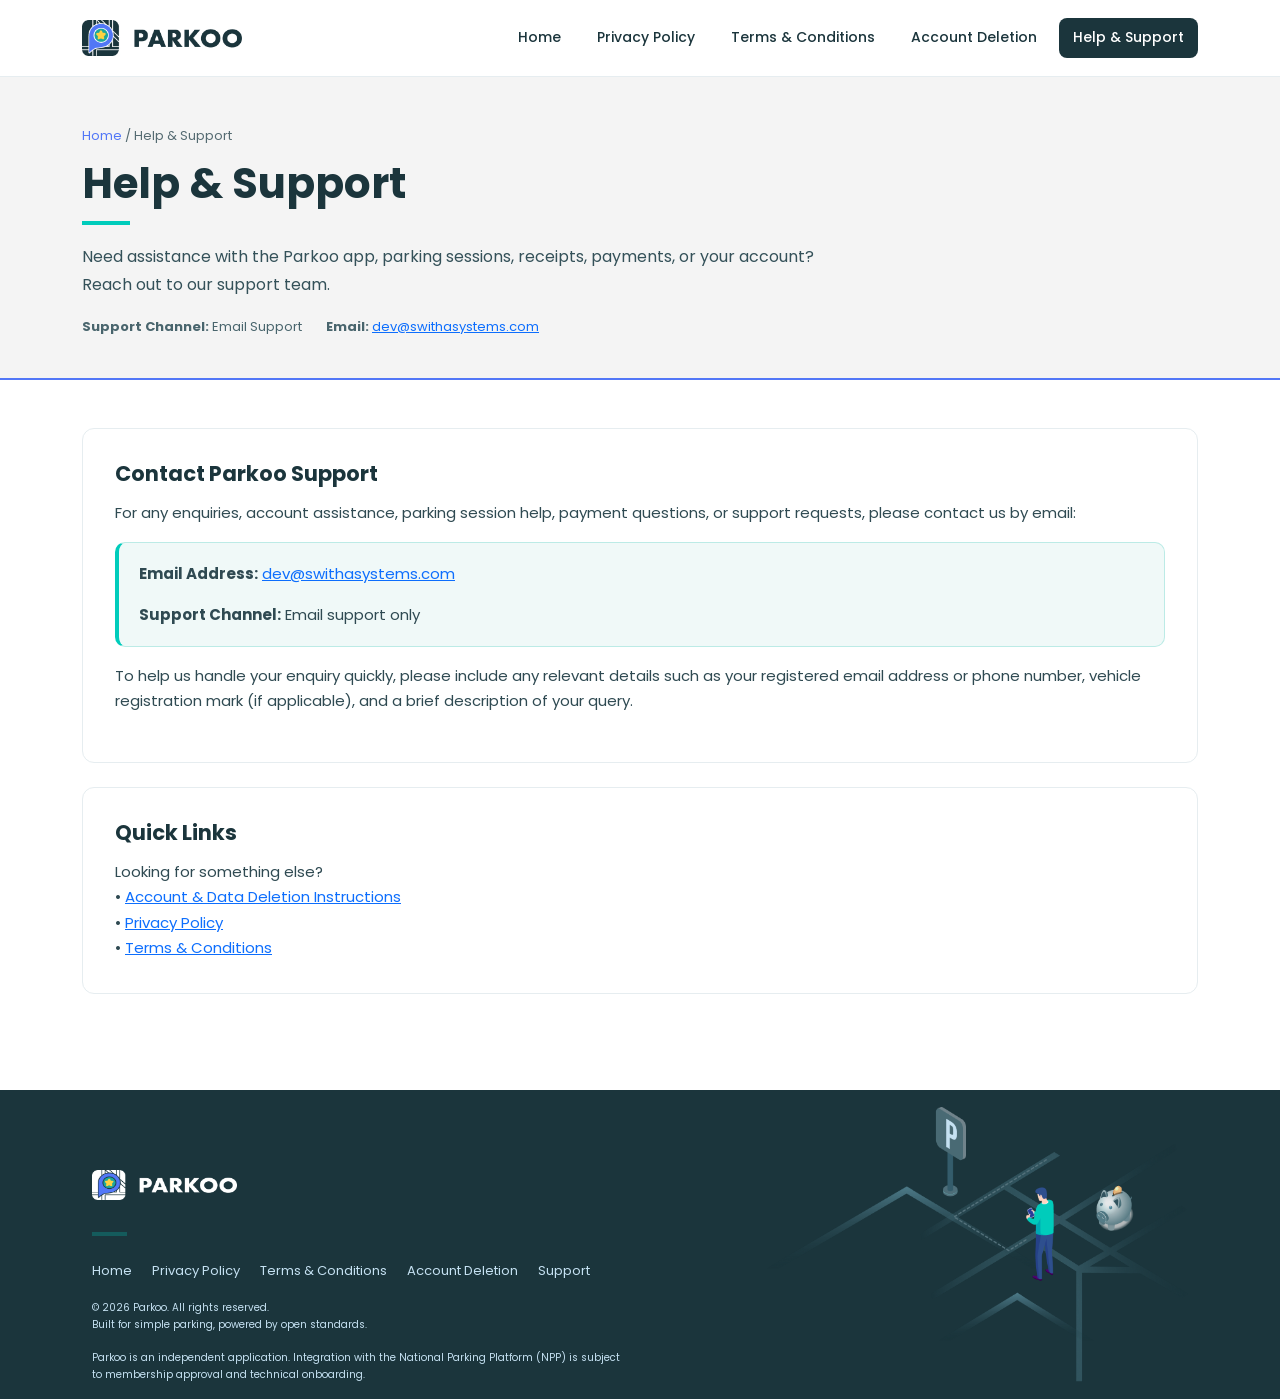
<file: support/index.html>
<!doctype html>
<html lang="en">
  <head>
    <meta charset="UTF-8" />
    <meta name="viewport" content="width=device-width, initial-scale=1.0" />
    <title>Help &amp; Support | Parkoo</title>
    <meta
      name="description"
      content="Parkoo Help & Support. Reach out to our team via email for any assistance."
    />
    <meta name="robots" content="index, follow" />
    <link rel="canonical" href="https://www.parkoo.co.uk/support" />
    <meta property="og:title" content="Help &amp; Support | Parkoo" />
    <meta
      property="og:description"
      content="Need help with the Parkoo app, parking sessions, payments, or your account? Email us at dev@swithasystems.com."
    />
    <meta property="og:url" content="https://www.parkoo.co.uk/support" />
    <meta property="og:type" content="website" />

    <link
      href="https://cdn.jsdelivr.net/npm/bootstrap@5.3.0/dist/css/bootstrap.min.css"
      rel="stylesheet"
    />
    <link
      href="https://fonts.googleapis.com/css2?family=Poppins:wght@400;500;600;700&display=swap"
      rel="stylesheet"
    />
    <link rel="stylesheet" href="/css/index.css" />
    <link rel="stylesheet" href="/css/legal.css" />
  </head>

  <body class="legal-page">
    <header class="site-header">
      <div class="container">
        <div class="site-header-inner">
          <a class="site-brand" href="/" aria-label="Parkoo Home">
            <img src="/images/ParkooLogohdr.jpg" alt="Parkoo logo" />
          </a>

          <button
            class="nav-toggle"
            type="button"
            aria-expanded="false"
            aria-controls="primary-legal-nav"
          >
            Menu
          </button>

          <nav
            id="primary-legal-nav"
            class="site-nav"
            aria-label="Primary navigation"
          >
            <a href="/">Home</a>
            <a href="/privacy-policy">Privacy Policy</a>
            <a href="/terms-and-conditions">Terms &amp; Conditions</a>
            <a href="/delete-account">Account Deletion</a>
            <a href="/support" aria-current="page">Help &amp; Support</a>
          </nav>
        </div>
      </div>
    </header>

    <section class="legal-hero">
      <div class="container">
        <div class="legal-breadcrumb">
          <a href="/">Home</a> / <span>Help &amp; Support</span>
        </div>
        <h1>Help &amp; Support</h1>
        <hr class="legal-accent-line" />
        <p class="legal-lead">
          Need assistance with the Parkoo app, parking sessions, receipts,
          payments, or your account? Reach out to our support team.
        </p>
        <div class="legal-meta">
          <span><strong>Support Channel:</strong> Email Support</span>
          <span
            ><strong>Email:</strong>
            <a href="mailto:dev@swithasystems.com">dev@swithasystems.com</a></span
          >
        </div>
      </div>
    </section>

    <main class="legal-main">
      <div class="container">
        <article class="legal-card mb-4">
          <h2>Contact Parkoo Support</h2>
          <p>
            For any enquiries, account assistance, parking session help, payment
            questions, or support requests, please contact us by email:
          </p>

          <div class="info-callout">
            <p>
              <strong>Email Address:</strong>
              <a href="mailto:dev@swithasystems.com">dev@swithasystems.com</a>
            </p>
            <p class="mb-0">
              <strong>Support Channel:</strong> Email support only
            </p>
          </div>

          <p class="mt-3">
            To help us handle your enquiry quickly, please include any relevant
            details such as your registered email address or phone number,
            vehicle registration mark (if applicable), and a brief description of
            your query.
          </p>
        </article>

        <article class="legal-card">
          <h2>Quick Links</h2>
          <p class="mb-0">
            Looking for something else?
            <br />
            • <a href="/delete-account">Account &amp; Data Deletion Instructions</a>
            <br />
            • <a href="/privacy-policy">Privacy Policy</a>
            <br />
            • <a href="/terms-and-conditions">Terms &amp; Conditions</a>
          </p>
        </article>
      </div>
    </main>

    <footer class="footer">
      <div class="container">
        <div class="row align-items-center">
          <div class="col-lg-6 col-md-12 footerfirstsection">
            <div class="d-flex flex-column">
              <img
                class="footerlogo mb-3"
                src="/images/footerlogo.png"
                alt="Parkoo"
              />

              <hr class="footerline" />

              <nav class="footer-legal-links pb-3 pt-2" aria-label="Legal and support">
                <a href="/">Home</a>
                <a href="/privacy-policy">Privacy Policy</a>
                <a href="/terms-and-conditions">Terms &amp; Conditions</a>
                <a href="/delete-account">Account Deletion</a>
                <a href="/support">Support</a>
              </nav>

              <p class="footertext m-0">© 2026 Parkoo. All rights reserved.</p>
              <p class="footertext">
                Built for simple parking, powered by open standards.
              </p>
              <p class="footertext small">
                Parkoo is an independent application. Integration with the
                National Parking Platform (NPP) is subject to membership
                approval and technical onboarding.
              </p>
            </div>
          </div>

          <div class="col-lg-6 col-md-12 text-lg-end text-center mt-4 mt-lg-0">
            <img
              class="footerimg img-fluid"
              src="/images/footerpng.png"
              alt="Parkoo parking illustration"
            />
          </div>
        </div>
      </div>
    </footer>

    <script src="/js/legal.js"></script>
  </body>
</html>
</file>
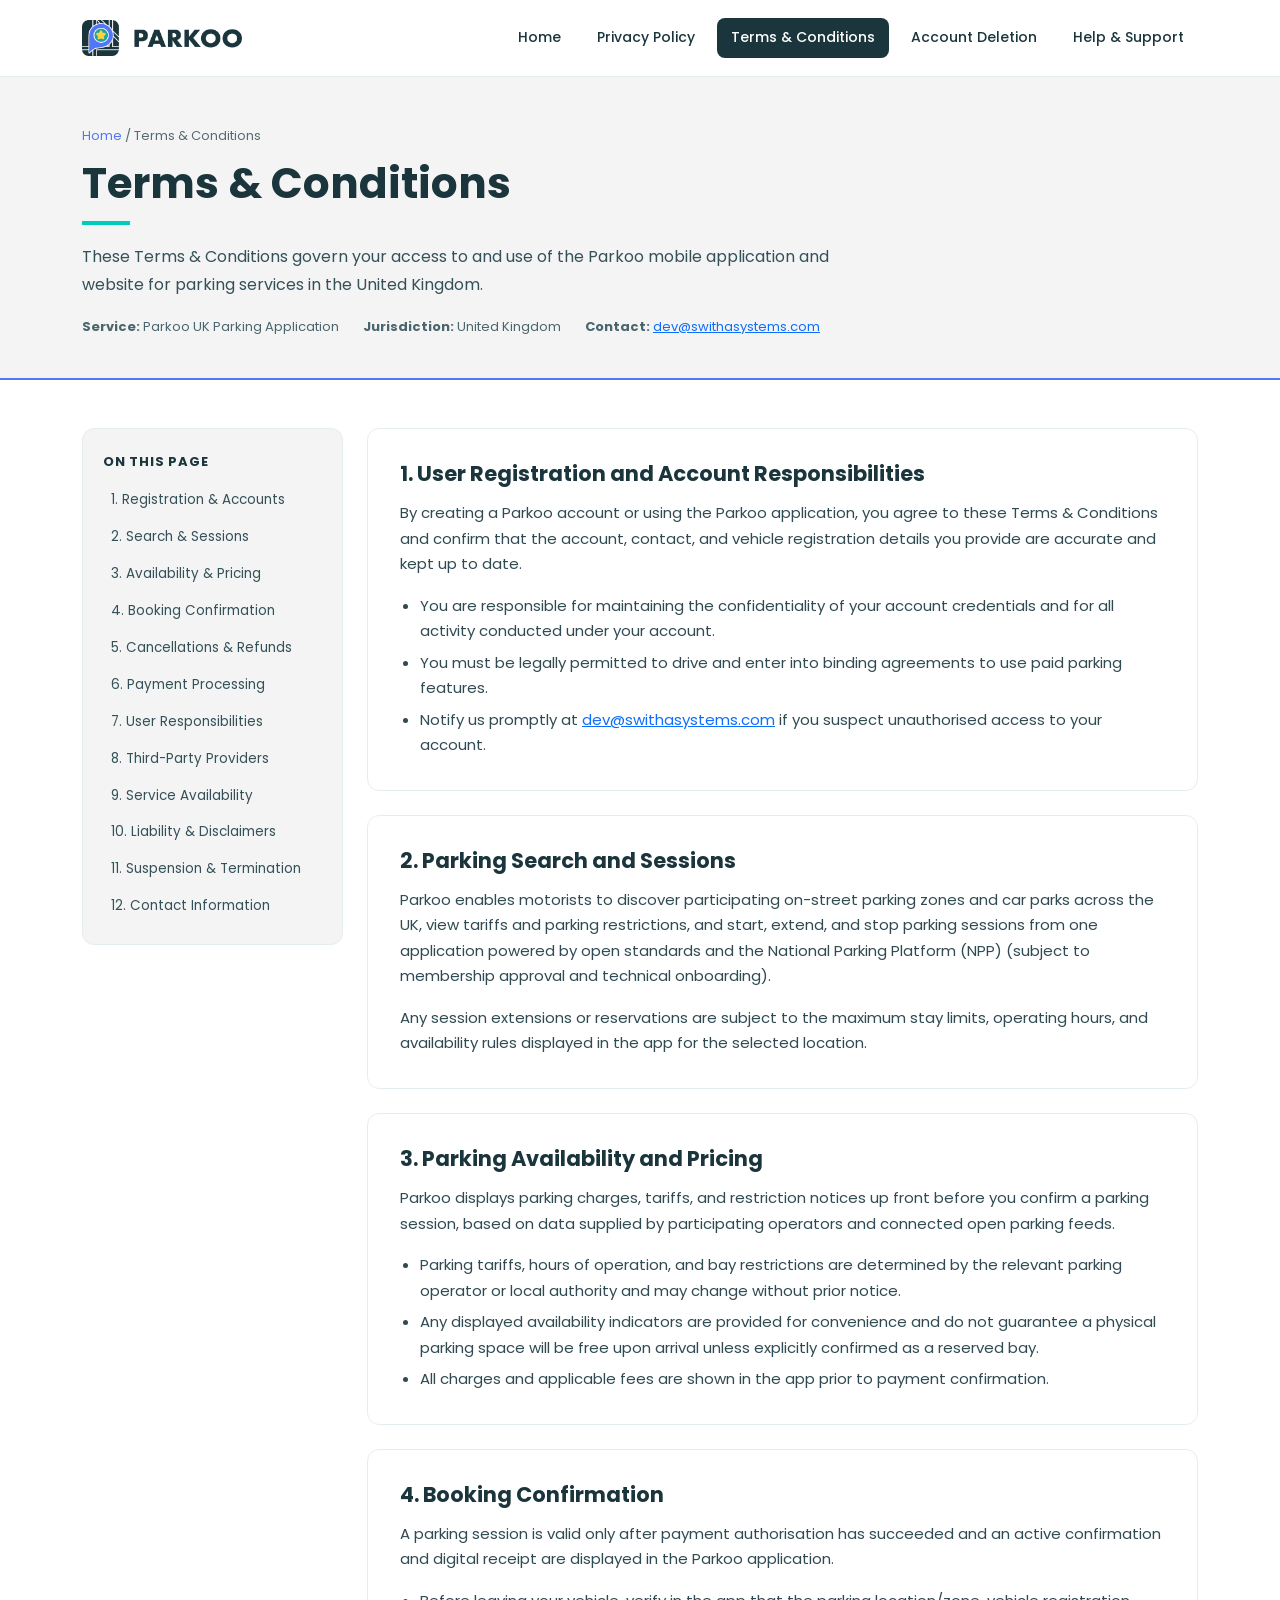
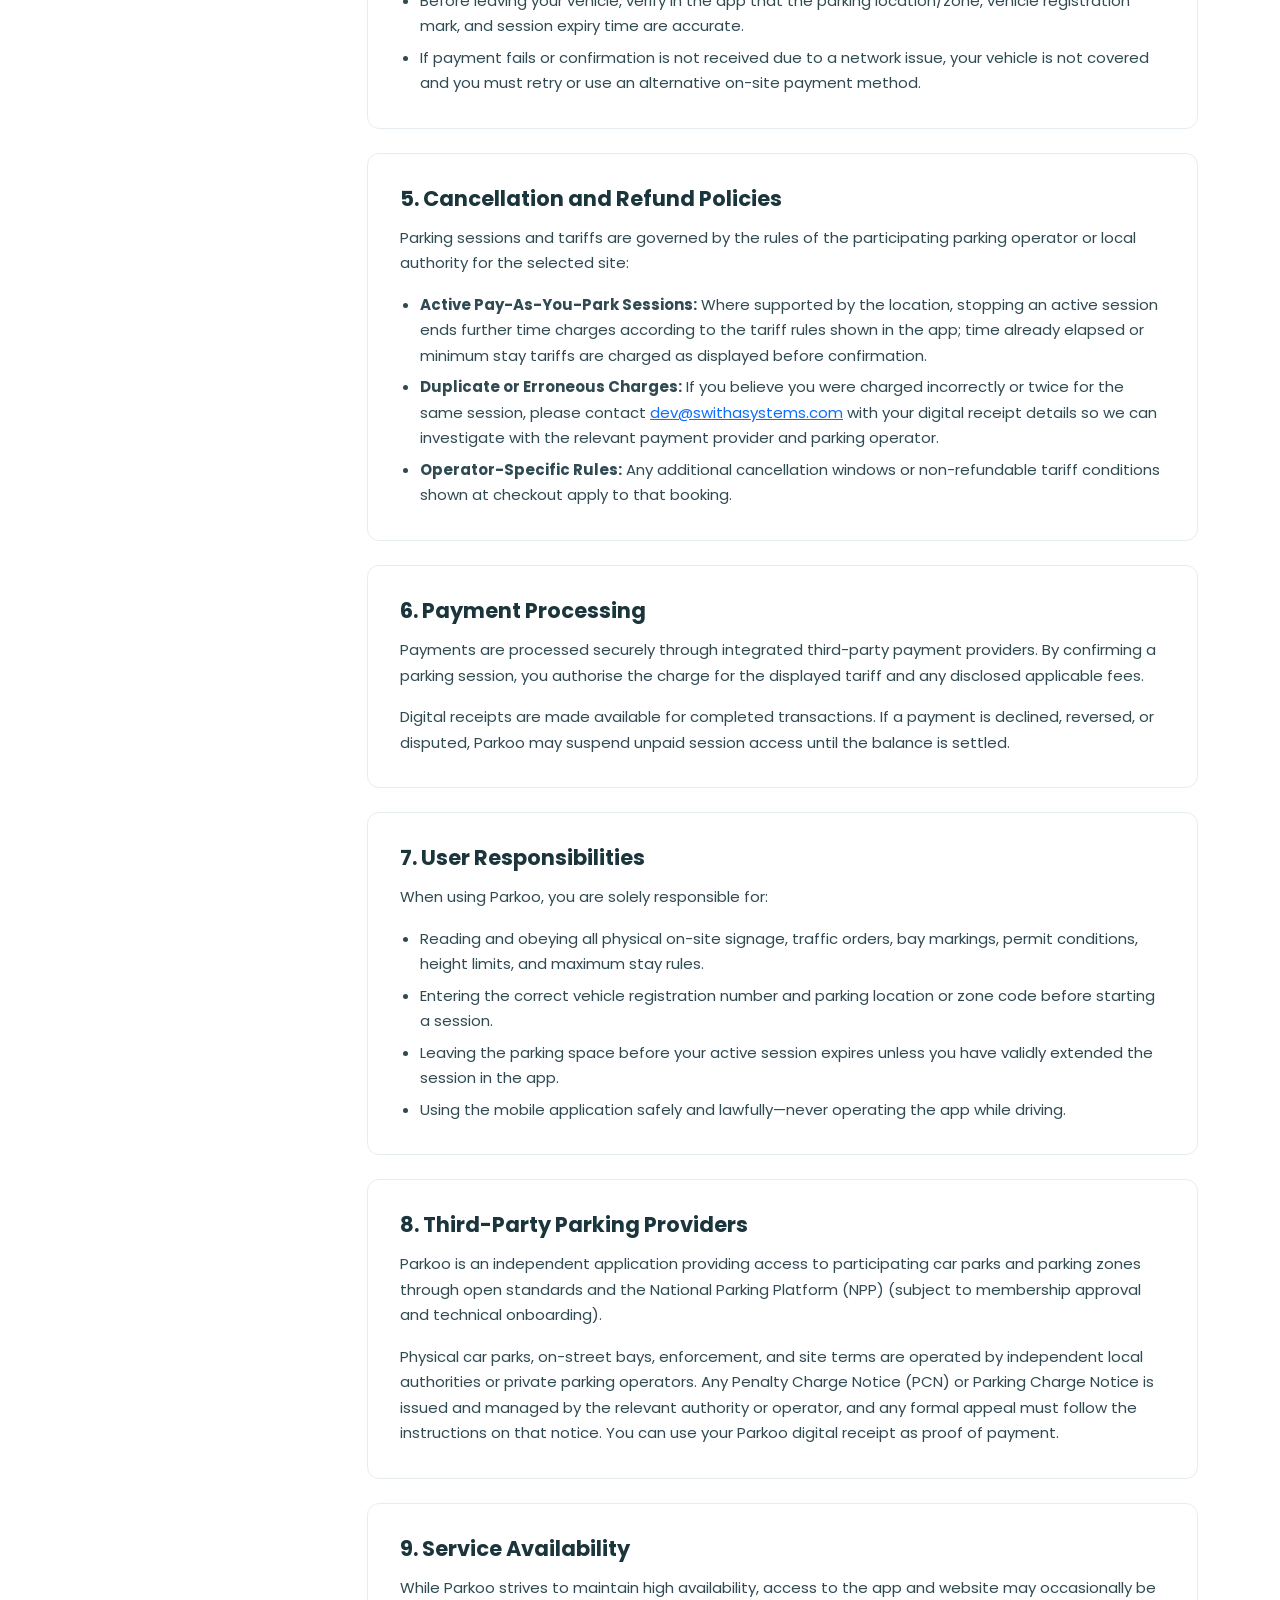
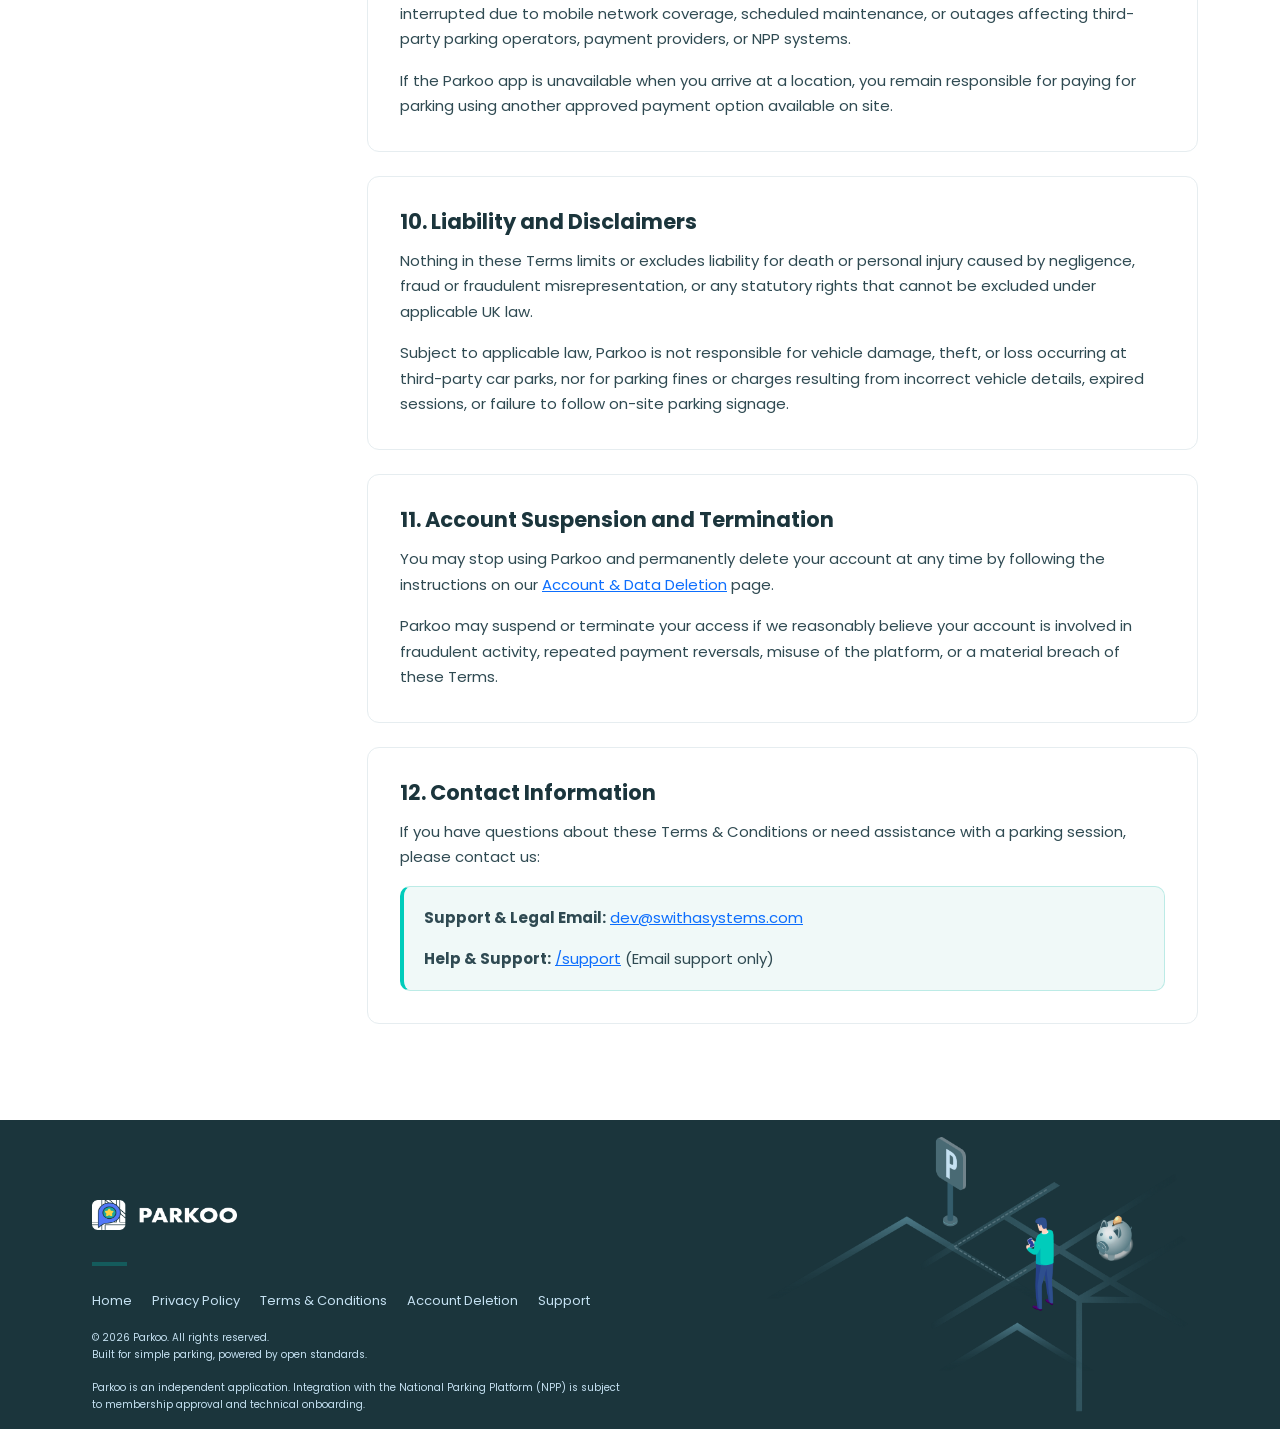
<file: terms-and-conditions/index.html>
<!doctype html>
<html lang="en">
  <head>
    <meta charset="UTF-8" />
    <meta name="viewport" content="width=device-width, initial-scale=1.0" />
    <title>Terms &amp; Conditions | Parkoo</title>
    <meta
      name="description"
      content="Parkoo Terms and Conditions covering account registration, parking search and sessions, pricing, payments, cancellations, refunds, and third-party operators."
    />
    <meta name="robots" content="index, follow" />
    <meta property="og:title" content="Terms &amp; Conditions | Parkoo" />
    <meta
      property="og:description"
      content="Read the terms governing use of the Parkoo mobile parking application and related services."
    />
    <meta property="og:type" content="website" />

    <link
      href="https://cdn.jsdelivr.net/npm/bootstrap@5.3.0/dist/css/bootstrap.min.css"
      rel="stylesheet"
    />
    <link
      href="https://fonts.googleapis.com/css2?family=Poppins:wght@400;500;600;700&display=swap"
      rel="stylesheet"
    />
    <link rel="stylesheet" href="/css/index.css" />
    <link rel="stylesheet" href="/css/legal.css" />
  </head>

  <body class="legal-page">
    <header class="site-header">
      <div class="container">
        <div class="site-header-inner">
          <a class="site-brand" href="/" aria-label="Parkoo Home">
            <img src="/images/ParkooLogohdr.jpg" alt="Parkoo logo" />
          </a>

          <button
            class="nav-toggle"
            type="button"
            aria-expanded="false"
            aria-controls="primary-legal-nav"
          >
            Menu
          </button>

          <nav
            id="primary-legal-nav"
            class="site-nav"
            aria-label="Primary navigation"
          >
            <a href="/">Home</a>
            <a href="/privacy-policy">Privacy Policy</a>
            <a href="/terms-and-conditions" aria-current="page"
              >Terms &amp; Conditions</a
            >
            <a href="/delete-account">Account Deletion</a>
            <a href="/support">Help &amp; Support</a>
          </nav>
        </div>
      </div>
    </header>

    <section class="legal-hero">
      <div class="container">
        <div class="legal-breadcrumb">
          <a href="/">Home</a> / <span>Terms &amp; Conditions</span>
        </div>
        <h1>Terms &amp; Conditions</h1>
        <hr class="legal-accent-line" />
        <p class="legal-lead">
          These Terms &amp; Conditions govern your access to and use of the
          Parkoo mobile application and website for parking services in the
          United Kingdom.
        </p>
        <div class="legal-meta">
          <span><strong>Service:</strong> Parkoo UK Parking Application</span>
          <span><strong>Jurisdiction:</strong> United Kingdom</span>
          <span
            ><strong>Contact:</strong>
            <a href="mailto:dev@swithasystems.com">dev@swithasystems.com</a></span
          >
        </div>
      </div>
    </section>

    <main class="legal-main">
      <div class="container">
        <div class="row g-4">
          <aside class="col-lg-3 d-none d-lg-block">
            <div class="legal-sidebar">
              <div class="legal-toc-card">
                <p class="legal-toc-title">On This Page</p>
                <ul class="legal-toc-list">
                  <li>
                    <a href="#registration">1. Registration &amp; Accounts</a>
                  </li>
                  <li>
                    <a href="#search-reservations">2. Search &amp; Sessions</a>
                  </li>
                  <li>
                    <a href="#availability-pricing"
                      >3. Availability &amp; Pricing</a
                    >
                  </li>
                  <li>
                    <a href="#booking-confirmation">4. Booking Confirmation</a>
                  </li>
                  <li>
                    <a href="#cancellations-refunds"
                      >5. Cancellations &amp; Refunds</a
                    >
                  </li>
                  <li>
                    <a href="#payment-processing">6. Payment Processing</a>
                  </li>
                  <li>
                    <a href="#user-responsibilities"
                      >7. User Responsibilities</a
                    >
                  </li>
                  <li>
                    <a href="#third-party-providers"
                      >8. Third-Party Providers</a
                    >
                  </li>
                  <li>
                    <a href="#service-availability">9. Service Availability</a>
                  </li>
                  <li>
                    <a href="#liability">10. Liability &amp; Disclaimers</a>
                  </li>
                  <li>
                    <a href="#suspension-termination"
                      >11. Suspension &amp; Termination</a
                    >
                  </li>
                  <li><a href="#contact">12. Contact Information</a></li>
                </ul>
              </div>
            </div>
          </aside>

          <div class="col-lg-9">
            <article class="legal-card" id="registration">
              <h2>1. User Registration and Account Responsibilities</h2>
              <p>
                By creating a Parkoo account or using the Parkoo application,
                you agree to these Terms &amp; Conditions and confirm that the
                account, contact, and vehicle registration details you provide
                are accurate and kept up to date.
              </p>
              <ul class="mb-0">
                <li>
                  You are responsible for maintaining the confidentiality of
                  your account credentials and for all activity conducted under
                  your account.
                </li>
                <li>
                  You must be legally permitted to drive and enter into binding
                  agreements to use paid parking features.
                </li>
                <li>
                  Notify us promptly at
                  <a href="mailto:dev@swithasystems.com">dev@swithasystems.com</a>
                  if you suspect unauthorised access to your account.
                </li>
              </ul>
            </article>

            <article class="legal-card" id="search-reservations">
              <h2>2. Parking Search and Sessions</h2>
              <p>
                Parkoo enables motorists to discover participating on-street
                parking zones and car parks across the UK, view tariffs and
                parking restrictions, and start, extend, and stop parking
                sessions from one application powered by open standards and the
                National Parking Platform (NPP) (subject to membership approval
                and technical onboarding).
              </p>
              <p class="mb-0">
                Any session extensions or reservations are subject to the
                maximum stay limits, operating hours, and availability rules
                displayed in the app for the selected location.
              </p>
            </article>

            <article class="legal-card" id="availability-pricing">
              <h2>3. Parking Availability and Pricing</h2>
              <p>
                Parkoo displays parking charges, tariffs, and restriction
                notices up front before you confirm a parking session, based on
                data supplied by participating operators and connected open
                parking feeds.
              </p>
              <ul class="mb-0">
                <li>
                  Parking tariffs, hours of operation, and bay restrictions are
                  determined by the relevant parking operator or local
                  authority and may change without prior notice.
                </li>
                <li>
                  Any displayed availability indicators are provided for
                  convenience and do not guarantee a physical parking space will
                  be free upon arrival unless explicitly confirmed as a
                  reserved bay.
                </li>
                <li>
                  All charges and applicable fees are shown in the app prior to
                  payment confirmation.
                </li>
              </ul>
            </article>

            <article class="legal-card" id="booking-confirmation">
              <h2>4. Booking Confirmation</h2>
              <p>
                A parking session is valid only after payment authorisation has
                succeeded and an active confirmation and digital receipt are
                displayed in the Parkoo application.
              </p>
              <ul class="mb-0">
                <li>
                  Before leaving your vehicle, verify in the app that the
                  parking location/zone, vehicle registration mark, and session
                  expiry time are accurate.
                </li>
                <li>
                  If payment fails or confirmation is not received due to a
                  network issue, your vehicle is not covered and you must retry
                  or use an alternative on-site payment method.
                </li>
              </ul>
            </article>

            <article class="legal-card" id="cancellations-refunds">
              <h2>5. Cancellation and Refund Policies</h2>
              <p>
                Parking sessions and tariffs are governed by the rules of the
                participating parking operator or local authority for the
                selected site:
              </p>
              <ul class="mb-0">
                <li>
                  <strong>Active Pay-As-You-Park Sessions:</strong> Where
                  supported by the location, stopping an active session ends
                  further time charges according to the tariff rules shown in
                  the app; time already elapsed or minimum stay tariffs are
                  charged as displayed before confirmation.
                </li>
                <li>
                  <strong>Duplicate or Erroneous Charges:</strong> If you
                  believe you were charged incorrectly or twice for the same
                  session, please contact
                  <a href="mailto:dev@swithasystems.com">dev@swithasystems.com</a>
                  with your digital receipt details so we can investigate with
                  the relevant payment provider and parking operator.
                </li>
                <li>
                  <strong>Operator-Specific Rules:</strong> Any additional
                  cancellation windows or non-refundable tariff conditions shown
                  at checkout apply to that booking.
                </li>
              </ul>
            </article>

            <article class="legal-card" id="payment-processing">
              <h2>6. Payment Processing</h2>
              <p>
                Payments are processed securely through integrated third-party
                payment providers. By confirming a parking session, you
                authorise the charge for the displayed tariff and any disclosed
                applicable fees.
              </p>
              <p class="mb-0">
                Digital receipts are made available for completed transactions.
                If a payment is declined, reversed, or disputed, Parkoo may
                suspend unpaid session access until the balance is settled.
              </p>
            </article>

            <article class="legal-card" id="user-responsibilities">
              <h2>7. User Responsibilities</h2>
              <p>When using Parkoo, you are solely responsible for:</p>
              <ul class="mb-0">
                <li>
                  Reading and obeying all physical on-site signage, traffic
                  orders, bay markings, permit conditions, height limits, and
                  maximum stay rules.
                </li>
                <li>
                  Entering the correct vehicle registration number and parking
                  location or zone code before starting a session.
                </li>
                <li>
                  Leaving the parking space before your active session expires
                  unless you have validly extended the session in the app.
                </li>
                <li>
                  Using the mobile application safely and lawfully—never
                  operating the app while driving.
                </li>
              </ul>
            </article>

            <article class="legal-card" id="third-party-providers">
              <h2>8. Third-Party Parking Providers</h2>
              <p>
                Parkoo is an independent application providing access to
                participating car parks and parking zones through open
                standards and the National Parking Platform (NPP) (subject to
                membership approval and technical onboarding).
              </p>
              <p class="mb-0">
                Physical car parks, on-street bays, enforcement, and site terms
                are operated by independent local authorities or private
                parking operators. Any Penalty Charge Notice (PCN) or Parking
                Charge Notice is issued and managed by the relevant authority or
                operator, and any formal appeal must follow the instructions on
                that notice. You can use your Parkoo digital receipt as proof of
                payment.
              </p>
            </article>

            <article class="legal-card" id="service-availability">
              <h2>9. Service Availability</h2>
              <p>
                While Parkoo strives to maintain high availability, access to
                the app and website may occasionally be interrupted due to
                mobile network coverage, scheduled maintenance, or outages
                affecting third-party parking operators, payment providers, or
                NPP systems.
              </p>
              <p class="mb-0">
                If the Parkoo app is unavailable when you arrive at a location,
                you remain responsible for paying for parking using another
                approved payment option available on site.
              </p>
            </article>

            <article class="legal-card" id="liability">
              <h2>10. Liability and Disclaimers</h2>
              <p>
                Nothing in these Terms limits or excludes liability for death or
                personal injury caused by negligence, fraud or fraudulent
                misrepresentation, or any statutory rights that cannot be
                excluded under applicable UK law.
              </p>
              <p class="mb-0">
                Subject to applicable law, Parkoo is not responsible for vehicle
                damage, theft, or loss occurring at third-party car parks, nor
                for parking fines or charges resulting from incorrect vehicle
                details, expired sessions, or failure to follow on-site parking
                signage.
              </p>
            </article>

            <article class="legal-card" id="suspension-termination">
              <h2>11. Account Suspension and Termination</h2>
              <p>
                You may stop using Parkoo and permanently delete your account at
                any time by following the instructions on our
                <a href="/delete-account">Account &amp; Data Deletion</a> page.
              </p>
              <p class="mb-0">
                Parkoo may suspend or terminate your access if we reasonably
                believe your account is involved in fraudulent activity,
                repeated payment reversals, misuse of the platform, or a
                material breach of these Terms.
              </p>
            </article>

            <article class="legal-card" id="contact">
              <h2>12. Contact Information</h2>
              <p>
                If you have questions about these Terms &amp; Conditions or need
                assistance with a parking session, please contact us:
              </p>
              <div class="info-callout mb-0">
                <p>
                  <strong>Support &amp; Legal Email:</strong>
                  <a href="mailto:dev@swithasystems.com">dev@swithasystems.com</a>
                </p>
                <p class="mb-0">
                  <strong>Help &amp; Support:</strong>
                  <a href="/support">/support</a> (Email support only)
                </p>
              </div>
            </article>
          </div>
        </div>
      </div>
    </main>

    <footer class="footer">
      <div class="container">
        <div class="row align-items-center">
          <div class="col-lg-6 col-md-12 footerfirstsection">
            <div class="d-flex flex-column">
              <img
                class="footerlogo mb-3"
                src="/images/footerlogo.png"
                alt="Parkoo"
              />

              <hr class="footerline" />

              <nav class="footer-legal-links pb-3 pt-2" aria-label="Legal and support">
                <a href="/">Home</a>
                <a href="/privacy-policy">Privacy Policy</a>
                <a href="/terms-and-conditions">Terms &amp; Conditions</a>
                <a href="/delete-account">Account Deletion</a>
                <a href="/support">Support</a>
              </nav>

              <p class="footertext m-0">© 2026 Parkoo. All rights reserved.</p>
              <p class="footertext">
                Built for simple parking, powered by open standards.
              </p>
              <p class="footertext small">
                Parkoo is an independent application. Integration with the
                National Parking Platform (NPP) is subject to membership
                approval and technical onboarding.
              </p>
            </div>
          </div>

          <div class="col-lg-6 col-md-12 text-lg-end text-center mt-4 mt-lg-0">
            <img
              class="footerimg img-fluid"
              src="/images/footerpng.png"
              alt="Parkoo parking illustration"
            />
          </div>
        </div>
      </div>
    </footer>

    <script src="/js/legal.js"></script>
  </body>
</html>
</file>
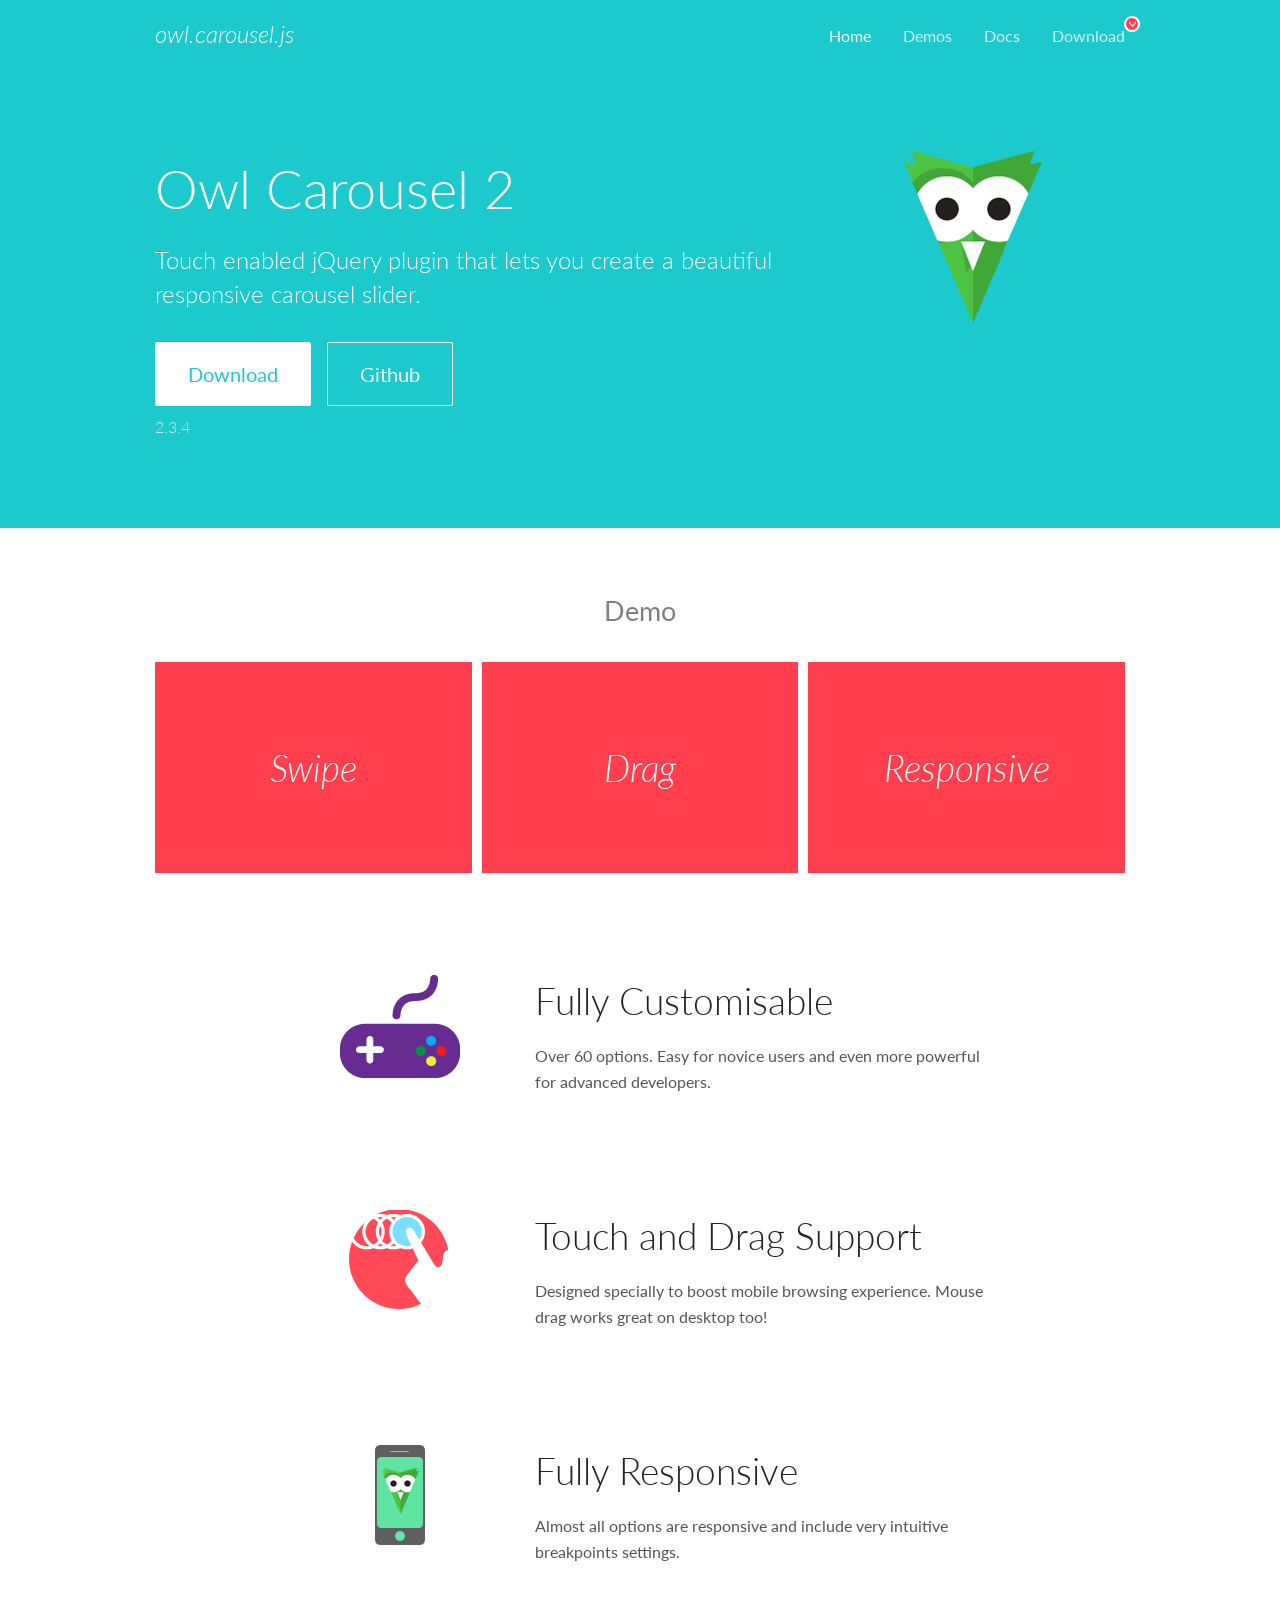
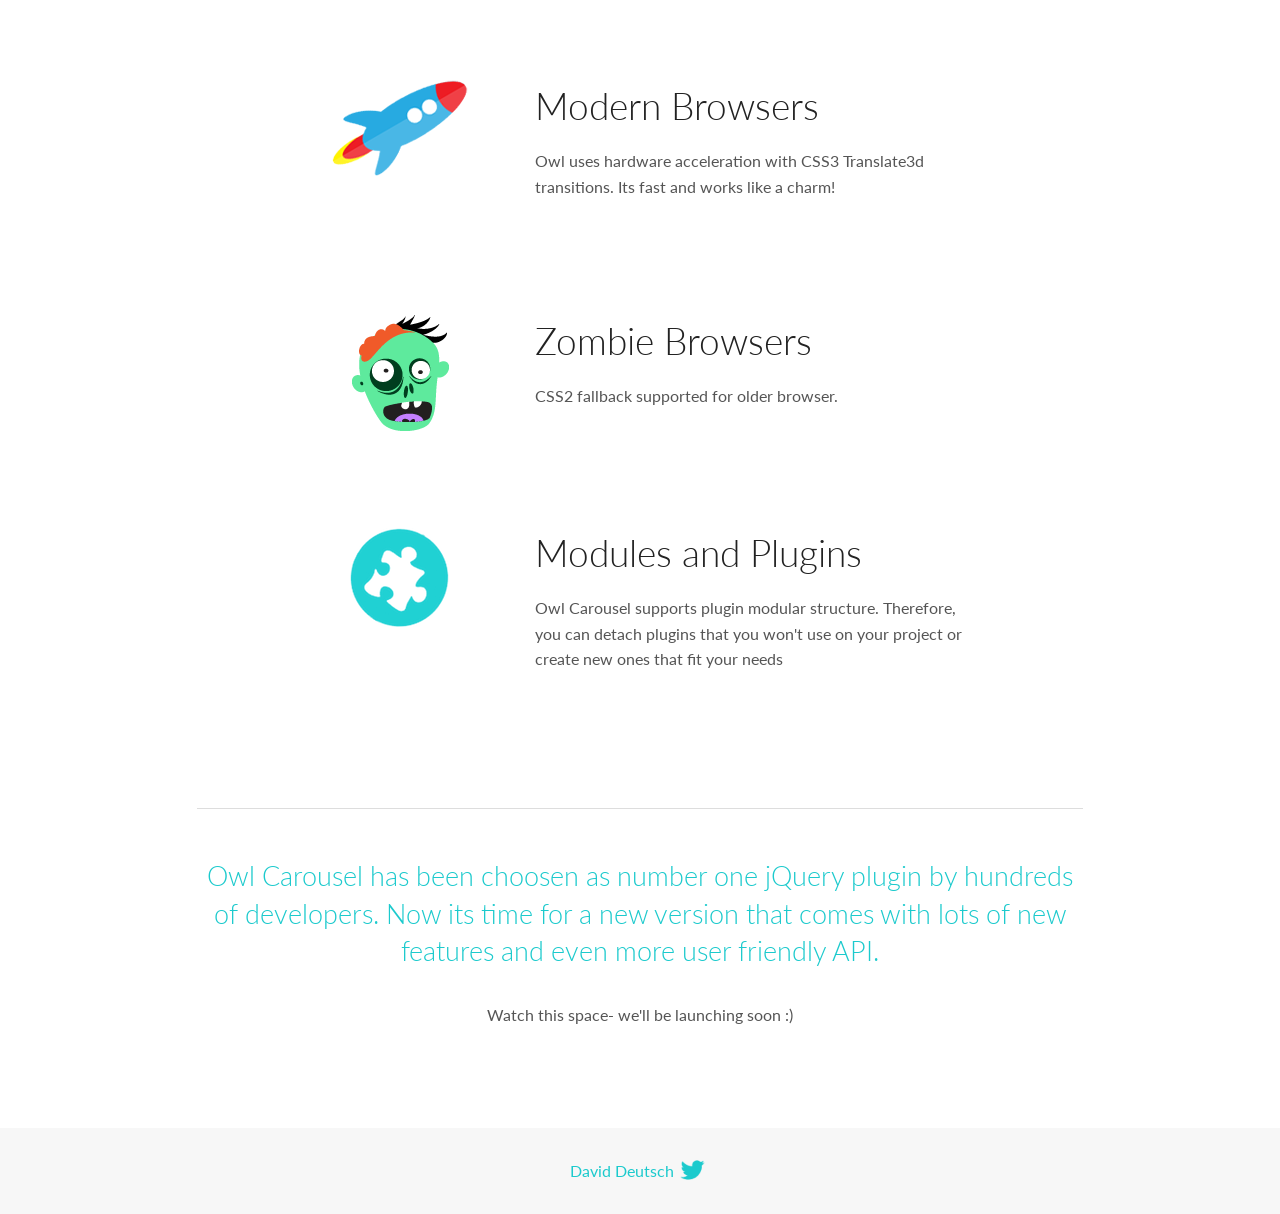
<file: downloads/OwlCarousel2-2.3.4/OwlCarousel2-2.3.4/docs/index.html>
<!DOCTYPE html>
<html lang="en">
  <head>

    <!-- head -->
    <meta charset="utf-8">
    <meta name="msapplication-tap-highlight" content="no" />
    <meta name="viewport" content="width=device-width, initial-scale=1.0" />
    <meta name="description" content="Touch enabled jQuery plugin that lets you create beautiful responsive carousel slider.">
    <meta name="author" content="David Deutsch">
    <title>
      Home | Owl Carousel | 2.3.4
    </title>

    <!-- Stylesheets -->
    <link href='https://fonts.googleapis.com/css?family=Lato:300,400,700,400italic,300italic' rel='stylesheet' type='text/css'>
    <link rel="stylesheet" href="assets/css/docs.theme.min.css">

    <!-- Owl Stylesheets -->
    <link rel="stylesheet" href="assets/owlcarousel/assets/owl.carousel.min.css">
    <link rel="stylesheet" href="assets/owlcarousel/assets/owl.theme.default.min.css">

    <!-- HTML5 shim and Respond.js IE8 support of HTML5 elements and media queries -->

    <!--[if lt IE 9]>
      <script src="https://oss.maxcdn.com/libs/html5shiv/3.7.0/html5shiv.js"></script>
      <script src="https://oss.maxcdn.com/libs/respond.js/1.3.0/respond.min.js"></script>
    <![endif]-->

    <!-- Favicons -->
    <link rel="apple-touch-icon-precomposed" sizes="144x144" href="assets/ico/apple-touch-icon-144-precomposed.png">
    <link rel="shortcut icon" href="assets/ico/favicon.png">
    <link rel="shortcut icon" href="favicon.ico">

    <!-- Yeah i know js should not be in header. Its required for demos.-->

    <!-- javascript -->
    <script src="assets/vendors/jquery.min.js"></script>
    <script src="assets/owlcarousel/owl.carousel.js"></script>
  </head>
  <body>

    <!-- header -->
    <header class="header">
      <div class="row">
        <div class="large-12 columns">
          <div class="brand left">
            <h3>
              <a href="/OwlCarousel2/">owl.carousel.js</a> 
            </h3>
          </div>
          <a id="toggle-nav" class="right">
            <span></span> <span></span> <span></span> 
          </a> 
          <div class="nav-bar">
            <ul class="clearfix">
              <li class="active">
                <a href="/OwlCarousel2/index.html">Home</a> 
              </li>
              <li> <a href="/OwlCarousel2/demos/demos.html">Demos</a>  </li>
              <li> <a href="/OwlCarousel2/docs/started-welcome.html">Docs</a>  </li>
              <li>
                <a href="https://github.com/OwlCarousel2/OwlCarousel2/archive/2.3.4.zip">Download</a> 
                <span class="download"></span> 
              </li>
            </ul>
          </div>
        </div>
      </div>
    </header>

    <!-- home panel -->
    <section id="hero">
      <div class="row">
        <div class="large-8 medium-8 columns">
          <h1>Owl Carousel 2</h1>
          <h4>Touch enabled jQuery plugin that lets you create a beautiful responsive carousel slider.</h4>
          <a href="https://github.com/OwlCarousel2/OwlCarousel2/archive/2.3.4.zip" class="hero-button">Download</a> 
          <a href="https://github.com/OwlCarousel2/OwlCarousel2" class="hero-button outline">Github</a> 
          <p>2.3.4</p>
        </div>
        <div class="large-4 medium-4 columns">
          <img class="owl-logo" src="assets/img/owl-logo.png" alt="mr. Owl">
        </div>
      </div>
    </section>

    <!-- body -->
    <div class="home-demo">
      <div class="row">
        <div class="large-12 columns">
          <h3>Demo</h3>
          <div class="owl-carousel">
            <div class="item">
              <h2>Swipe</h2>
            </div>
            <div class="item">
              <h2>Drag</h2>
            </div>
            <div class="item">
              <h2>Responsive</h2>
            </div>
            <div class="item">
              <h2>CSS3</h2>
            </div>
            <div class="item">
              <h2>Fast</h2>
            </div>
            <div class="item">
              <h2>Easy</h2>
            </div>
            <div class="item">
              <h2>Free</h2>
            </div>
            <div class="item">
              <h2>Upgradable</h2>
            </div>
            <div class="item">
              <h2>Tons of options</h2>
            </div>
            <div class="item">
              <h2>Infinity</h2>
            </div>
            <div class="item">
              <h2>Auto Width</h2>
            </div>
          </div>
        </div>
      </div>
    </div>
    <script>
      var owl = $('.owl-carousel');
      owl.owlCarousel({
        margin: 10,
        loop: true,
        responsive: {
          0: {
            items: 1
          },
          600: {
            items: 2
          },
          1000: {
            items: 3
          }
        }
      })
    </script>

    <!-- features -->
    <div id="features">
      <div class="row">
        <div class="small-12 medium-9 small-centered columns">
          <section class="row feature">
            <div class="medium-4 small-12 columns">
              <img src="assets/img/feature-options.png" alt="">
            </div>
            <div class="medium-8 small-12 columns">
              <h2>Fully Customisable</h2>
              <p>Over 60 options. Easy for novice users and even more powerful for advanced developers.</p>
            </div>
          </section>
          <section class="row feature">
            <div class="medium-4 small-12 columns">
              <img src="assets/img/feature-drag.png" alt="">
            </div>
            <div class="medium-8 small-12 columns">
              <h2>Touch and Drag Support</h2>
              <p>Designed specially to boost mobile browsing experience. Mouse drag works great on desktop too!</p>
            </div>
          </section>
          <section class="row feature">
            <div class="medium-4 small-12 columns">
              <img src="assets/img/feature-responsive.png" alt="">
            </div>
            <div class="medium-8 small-12 columns">
              <h2>Fully Responsive</h2>
              <p>Almost all options are responsive and include very intuitive breakpoints settings.</p>
            </div>
          </section>
          <section class="row feature">
            <div class="medium-4 small-12 columns">
              <img src="assets/img/feature-modern.png" alt="">
            </div>
            <div class="medium-8 small-12 columns">
              <h2>Modern Browsers</h2>
              <p>Owl uses hardware acceleration with CSS3 Translate3d transitions. Its fast and works like a charm! </p>
            </div>
          </section>
          <section class="row feature">
            <div class="medium-4 small-12 columns">
              <img src="assets/img/feature-zombie.png" alt="">
            </div>
            <div class="medium-8 small-12 columns">
              <h2>Zombie Browsers</h2>
              <p>CSS2 fallback supported for older browser.</p>
            </div>
          </section>
          <section class="row feature">
            <div class="medium-4 small-12 columns">
              <img src="assets/img/feature-module.png" alt="">
            </div>
            <div class="medium-8 small-12 columns">
              <h2>Modules and Plugins</h2>
              <p>Owl Carousel supports plugin modular structure. Therefore, you can detach plugins that you won&#x27;t use on your project or create new ones that fit your needs</p>
            </div>
          </section>
        </div>
      </div>
    </div>

    <!-- footer -->
    <section id="teaser-text">
      <div class="row">
        <div class="small-12 medium-11 small-centered columns">
          <hr>
          <h3 id="owl-carousel-has-been-choosen-as-number-one-jquery-plugin-by-hundreds-of-developers-now-its-time-for-a-new-version-that-comes-with-lots-of-new-features-and-even-more-user-friendly-api-">Owl Carousel has been choosen as number one jQuery plugin by hundreds of developers. Now its time for a new version that comes with lots of new features and even more user friendly API.</h3>
          <p>Watch this space- we&#39;ll be launching soon :)</p>
        </div>
      </div>
    </section>

    <!-- footer -->
    <footer class="footer">
      <div class="row">
        <div class="large-12 columns">
          <h5>
            <a href="/OwlCarousel2/docs/support-contact.html">David Deutsch</a> 
            <a id="custom-tweet-button" href="https://twitter.com/share?url=https://github.com/OwlCarousel2/OwlCarousel2&text=Owl Carousel - This is so awesome! " target="_blank"></a> 
          </h5>
        </div>
      </div>
    </footer>

    <!-- vendors -->
    <script src="assets/vendors/highlight.js"></script>
    <script src="assets/js/app.js"></script>
  </body>
</html>
</file>
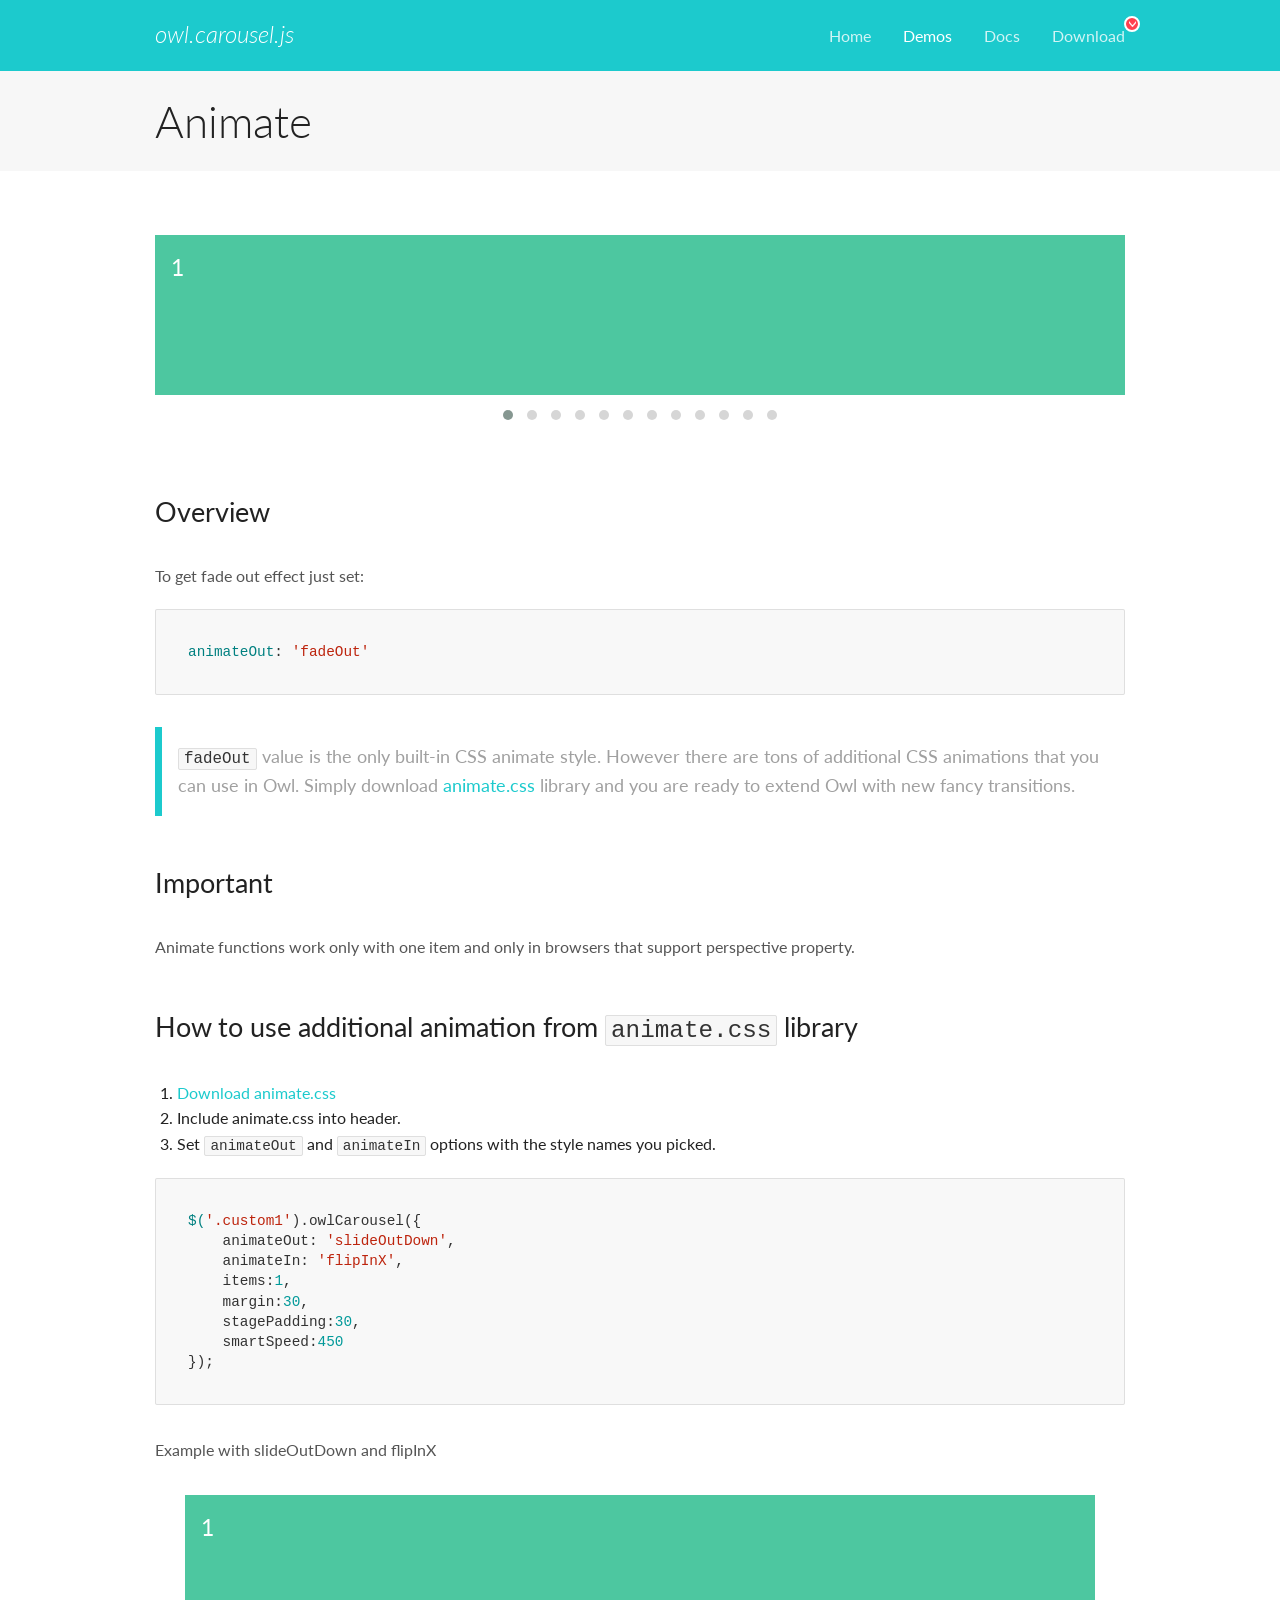
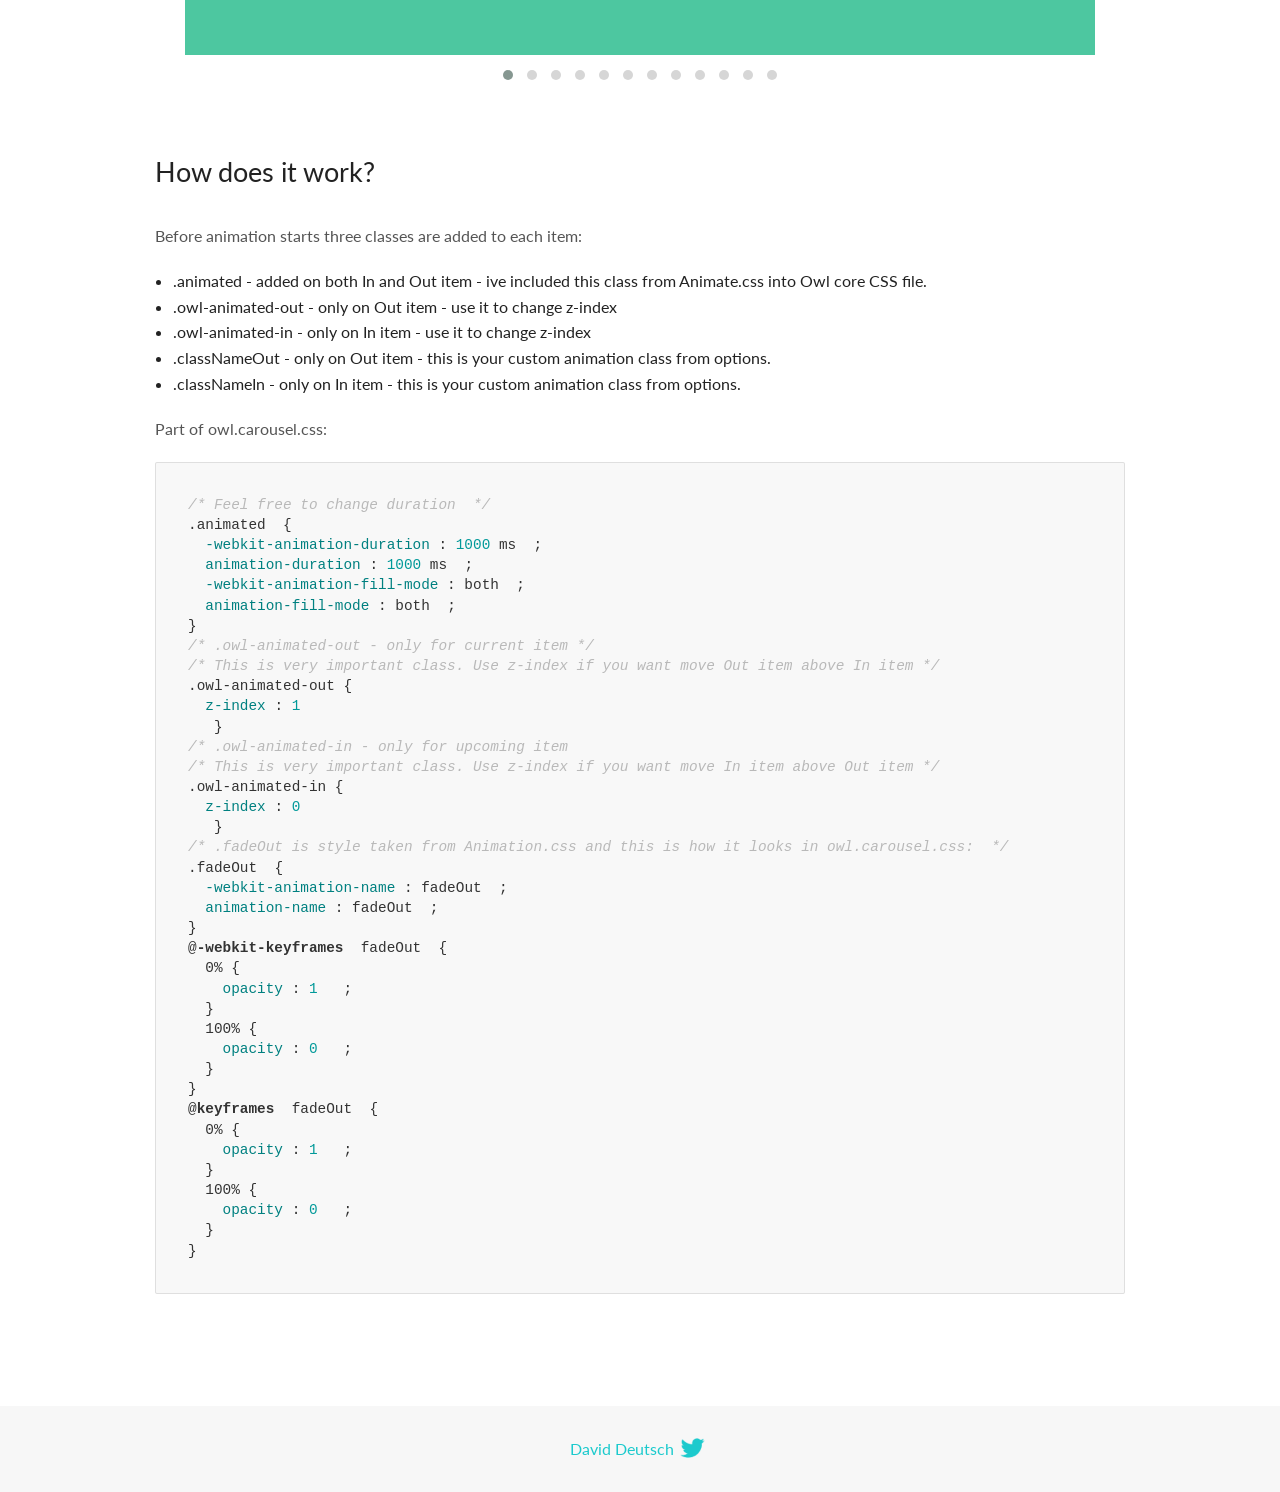
<file: downloads/OwlCarousel2-2.3.4/OwlCarousel2-2.3.4/docs/demos/animate.html>
<!DOCTYPE html>
<html lang="en">
  <head>

    <!-- head -->
    <meta charset="utf-8">
    <meta name="msapplication-tap-highlight" content="no" />
    <meta name="viewport" content="width=device-width, initial-scale=1.0" />
    <meta name="description" content="Animate carousel">
    <meta name="author" content="David Deutsch">
    <title>
      Animate Demo | Owl Carousel | 2.3.4
    </title>

    <!-- Stylesheets -->
    <link href='https://fonts.googleapis.com/css?family=Lato:300,400,700,400italic,300italic' rel='stylesheet' type='text/css'>
    <link rel="stylesheet" href="../assets/css/docs.theme.min.css">

    <!-- Owl Stylesheets -->
    <link rel="stylesheet" href="../assets/owlcarousel/assets/owl.carousel.min.css">
    <link rel="stylesheet" href="../assets/owlcarousel/assets/owl.theme.default.min.css">

    <!-- HTML5 shim and Respond.js IE8 support of HTML5 elements and media queries -->

    <!--[if lt IE 9]>
      <script src="https://oss.maxcdn.com/libs/html5shiv/3.7.0/html5shiv.js"></script>
      <script src="https://oss.maxcdn.com/libs/respond.js/1.3.0/respond.min.js"></script>
    <![endif]-->

    <!-- Favicons -->
    <link rel="apple-touch-icon-precomposed" sizes="144x144" href="../assets/ico/apple-touch-icon-144-precomposed.png">
    <link rel="shortcut icon" href="../assets/ico/favicon.png">
    <link rel="shortcut icon" href="favicon.ico">

    <!-- Yeah i know js should not be in header. Its required for demos.-->

    <!-- javascript -->
    <script src="../assets/vendors/jquery.min.js"></script>
    <script src="../assets/owlcarousel/owl.carousel.js"></script>
  </head>
  <body>

    <!-- header -->
    <header class="header">
      <div class="row">
        <div class="large-12 columns">
          <div class="brand left">
            <h3>
              <a href="/OwlCarousel2/">owl.carousel.js</a> 
            </h3>
          </div>
          <a id="toggle-nav" class="right">
            <span></span> <span></span> <span></span> 
          </a> 
          <div class="nav-bar">
            <ul class="clearfix">
              <li> <a href="/OwlCarousel2/index.html">Home</a>  </li>
              <li class="active">
                <a href="/OwlCarousel2/demos/demos.html">Demos</a> 
              </li>
              <li> <a href="/OwlCarousel2/docs/started-welcome.html">Docs</a>  </li>
              <li>
                <a href="https://github.com/OwlCarousel2/OwlCarousel2/archive/2.3.4.zip">Download</a> 
                <span class="download"></span> 
              </li>
            </ul>
          </div>
        </div>
      </div>
    </header>

    <!-- title -->
    <section class="title">
      <div class="row">
        <div class="large-12 columns">
          <h1>Animate</h1>
        </div>
      </div>
    </section>

    <!--  Demos -->
    <section id="demos">
      <div class="row">
        <div class="large-12 columns">
          <div class="fadeOut owl-carousel owl-theme">
            <div class="item">
              <h4>1</h4>
            </div>
            <div class="item">
              <h4>2</h4>
            </div>
            <div class="item">
              <h4>3</h4>
            </div>
            <div class="item">
              <h4>4</h4>
            </div>
            <div class="item">
              <h4>5</h4>
            </div>
            <div class="item">
              <h4>6</h4>
            </div>
            <div class="item">
              <h4>7</h4>
            </div>
            <div class="item">
              <h4>8</h4>
            </div>
            <div class="item">
              <h4>9</h4>
            </div>
            <div class="item">
              <h4>10</h4>
            </div>
            <div class="item">
              <h4>11</h4>
            </div>
            <div class="item">
              <h4>12</h4>
            </div>
          </div>
          <h3 id="overview">Overview</h3>
          <p>To get fade out effect just set:</p>
          <pre><code>animateOut: &#39;fadeOut&#39;</code></pre>
          <blockquote>
            <p><code>fadeOut</code> value is the only built-in CSS animate style. However there are tons of additional CSS animations that you can use in Owl. Simply download
              <a href="https://daneden.github.io/animate.css/">animate.css</a>  library and you are ready to extend Owl with new fancy transitions.</p>
          </blockquote>
          <h3 id="important">Important</h3>
          <p>Animate functions work only with one item and only in browsers that support perspective property.</p>
          <h3 id="how-to-use-additional-animation-from-animate-css-library">How to use additional animation from <code>animate.css</code> library</h3>
          <ol>
            <li> <a href="https://daneden.github.io/animate.css/">Download animate.css</a>  </li>
            <li>Include animate.css into header.</li>
            <li>Set <code>animateOut</code> and <code>animateIn</code> options with the style names you picked.</li>
          </ol>
          <pre><code>$(&#39;.custom1&#39;).owlCarousel({
    animateOut: &#39;slideOutDown&#39;,
    animateIn: &#39;flipInX&#39;,
    items:1,
    margin:30,
    stagePadding:30,
    smartSpeed:450
});</code></pre>
          <p>Example with slideOutDown and flipInX</p>
          <div class="custom1 owl-carousel owl-theme">
            <div class="item">
              <h4>1</h4>
            </div>
            <div class="item">
              <h4>2</h4>
            </div>
            <div class="item">
              <h4>3</h4>
            </div>
            <div class="item">
              <h4>4</h4>
            </div>
            <div class="item">
              <h4>5</h4>
            </div>
            <div class="item">
              <h4>6</h4>
            </div>
            <div class="item">
              <h4>7</h4>
            </div>
            <div class="item">
              <h4>8</h4>
            </div>
            <div class="item">
              <h4>9</h4>
            </div>
            <div class="item">
              <h4>10</h4>
            </div>
            <div class="item">
              <h4>11</h4>
            </div>
            <div class="item">
              <h4>12</h4>
            </div>
          </div>
          <h3 id="how-does-it-work-">How does it work?</h3>
          <p>Before animation starts three classes are added to each item:</p>
          <ul>
            <li>.animated - added on both In and Out item - ive included this class from Animate.css into Owl core CSS file.</li>
            <li>.owl-animated-out - only on Out item - use it to change z-index</li>
            <li>.owl-animated-in - only on In item - use it to change z-index</li>
            <li>.classNameOut - only on Out item - this is your custom animation class from options.</li>
            <li>.classNameIn - only on In item - this is your custom animation class from options.</li>
          </ul>
          <p>Part of owl.carousel.css:</p>
          <pre><code class="language-css"><span class="comment">/* Feel free to change duration  */</span> 
<span class="class">.animated</span>  <span class="rules">{
  <span class="rule"><span class="attribute">-webkit-animation-duration</span> :<span class="value"> <span class="number">1000</span> ms</span> </span> ;
  <span class="rule"><span class="attribute">animation-duration</span> :<span class="value"> <span class="number">1000</span> ms</span> </span> ;
  <span class="rule"><span class="attribute">-webkit-animation-fill-mode</span> :<span class="value"> both</span> </span> ;
  <span class="rule"><span class="attribute">animation-fill-mode</span> :<span class="value"> both</span> </span> ;
<span class="rule">}</span> </span> 
<span class="comment">/* .owl-animated-out - only for current item */</span> 
<span class="comment">/* This is very important class. Use z-index if you want move Out item above In item */</span> 
<span class="class">.owl-animated-out</span> <span class="rules">{
  <span class="rule"><span class="attribute">z-index</span> :<span class="value"> <span class="number">1</span> 
</span> </span> </span> }
<span class="comment">/* .owl-animated-in - only for upcoming item
/* This is very important class. Use z-index if you want move In item above Out item */</span> 
<span class="class">.owl-animated-in</span> <span class="rules">{
  <span class="rule"><span class="attribute">z-index</span> :<span class="value"> <span class="number">0</span> 
</span> </span> </span> }
<span class="comment">/* .fadeOut is style taken from Animation.css and this is how it looks in owl.carousel.css:  */</span> 
<span class="class">.fadeOut</span>  <span class="rules">{
  <span class="rule"><span class="attribute">-webkit-animation-name</span> :<span class="value"> fadeOut</span> </span> ;
  <span class="rule"><span class="attribute">animation-name</span> :<span class="value"> fadeOut</span> </span> ;
<span class="rule">}</span> </span> 
<span class="at_rule">@<span class="keyword">-webkit-keyframes</span>  fadeOut </span> {
  0% <span class="rules">{
    <span class="rule"><span class="attribute">opacity</span> :<span class="value"> <span class="number">1</span> </span> </span> ;
  <span class="rule">}</span> </span> 
  100% <span class="rules">{
    <span class="rule"><span class="attribute">opacity</span> :<span class="value"> <span class="number">0</span> </span> </span> ;
  <span class="rule">}</span> </span> 
}
<span class="at_rule">@<span class="keyword">keyframes</span>  fadeOut </span> {
  0% <span class="rules">{
    <span class="rule"><span class="attribute">opacity</span> :<span class="value"> <span class="number">1</span> </span> </span> ;
  <span class="rule">}</span> </span> 
  100% <span class="rules">{
    <span class="rule"><span class="attribute">opacity</span> :<span class="value"> <span class="number">0</span> </span> </span> ;
  <span class="rule">}</span> </span> 
}</code></pre>
          <link rel="stylesheet" href="../assets/css/animate.css">
          <script>
            jQuery(document).ready(function($) {
              $('.fadeOut').owlCarousel({
                items: 1,
                animateOut: 'fadeOut',
                loop: true,
                margin: 10,
              });
              $('.custom1').owlCarousel({
                animateOut: 'slideOutDown',
                animateIn: 'flipInX',
                items: 1,
                margin: 30,
                stagePadding: 30,
                smartSpeed: 450
              });
            });
          </script>
        </div>
      </div>
    </section>

    <!-- footer -->
    <footer class="footer">
      <div class="row">
        <div class="large-12 columns">
          <h5>
            <a href="/OwlCarousel2/docs/support-contact.html">David Deutsch</a> 
            <a id="custom-tweet-button" href="https://twitter.com/share?url=https://github.com/OwlCarousel2/OwlCarousel2&text=Owl Carousel - This is so awesome! " target="_blank"></a> 
          </h5>
        </div>
      </div>
    </footer>

    <!-- vendors -->
    <script src="../assets/vendors/highlight.js"></script>
    <script src="../assets/js/app.js"></script>
  </body>
</html>
</file>
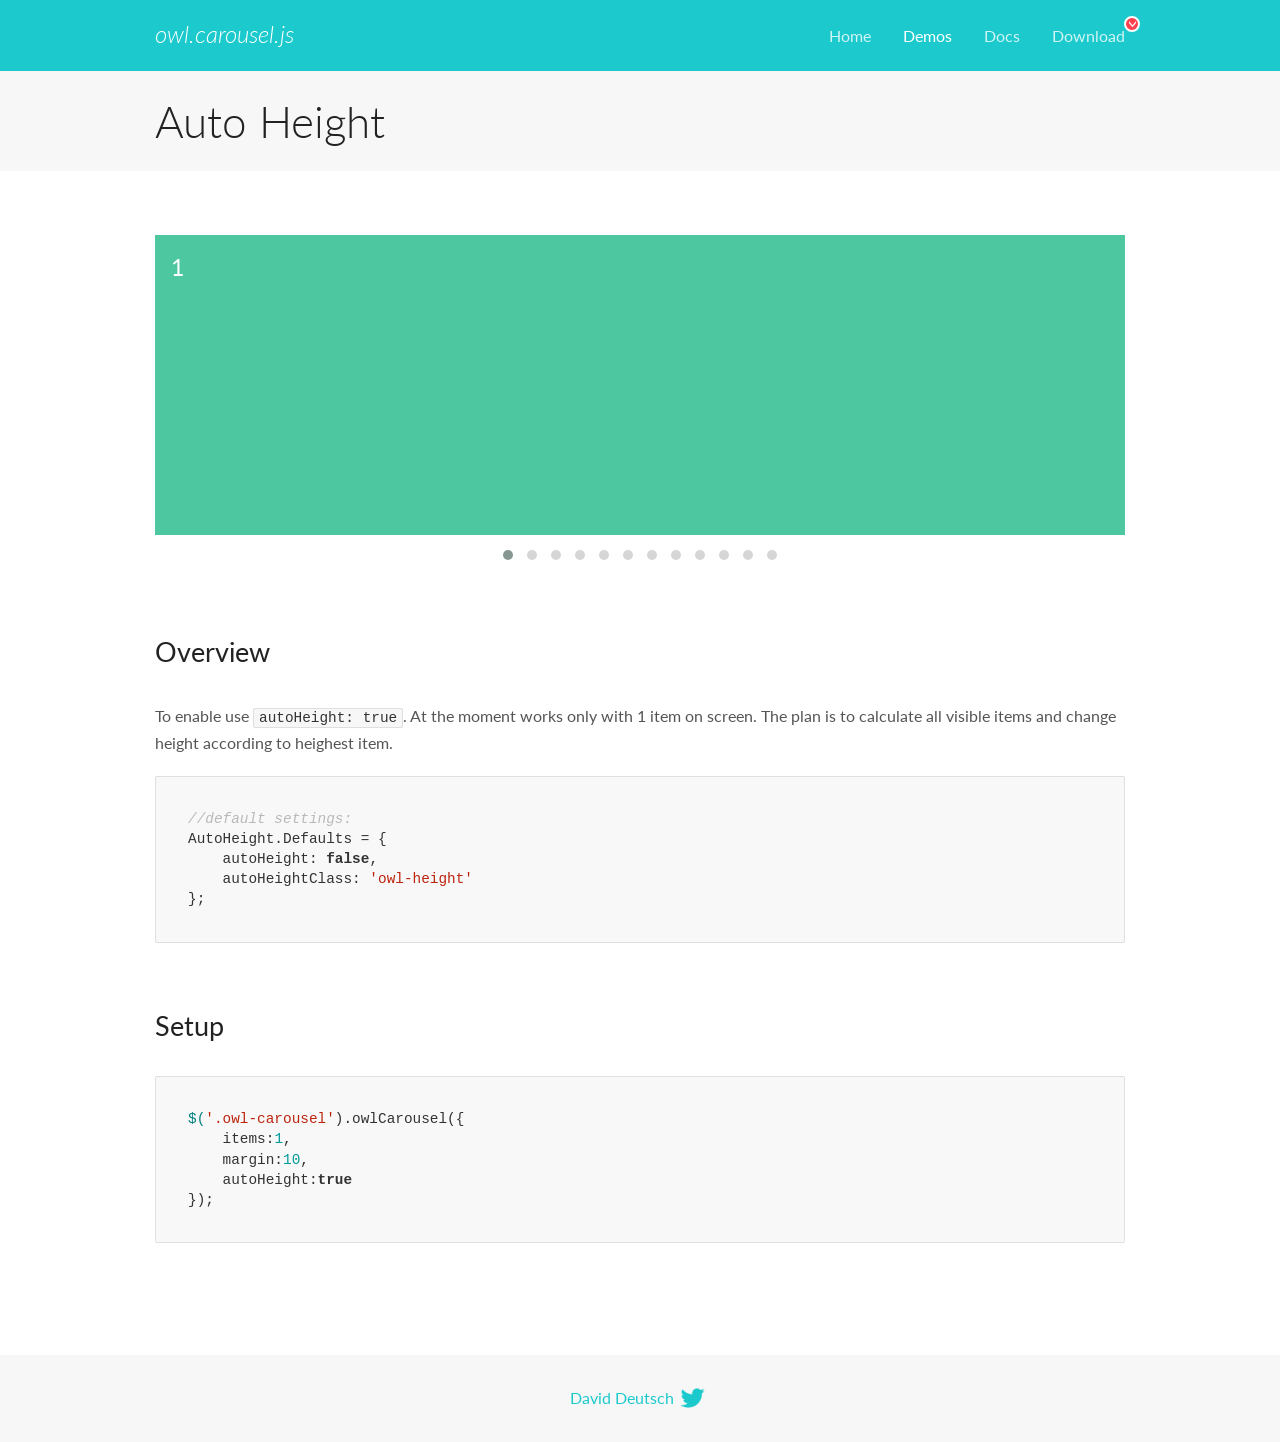
<file: downloads/OwlCarousel2-2.3.4/OwlCarousel2-2.3.4/docs/demos/autoheight.html>
<!DOCTYPE html>
<html lang="en">
  <head>

    <!-- head -->
    <meta charset="utf-8">
    <meta name="msapplication-tap-highlight" content="no" />
    <meta name="viewport" content="width=device-width, initial-scale=1.0" />
    <meta name="description" content="autoHeight usage demo">
    <meta name="author" content="David Deutsch">
    <title>
      Auto Height Demo | Owl Carousel | 2.3.4
    </title>

    <!-- Stylesheets -->
    <link href='https://fonts.googleapis.com/css?family=Lato:300,400,700,400italic,300italic' rel='stylesheet' type='text/css'>
    <link rel="stylesheet" href="../assets/css/docs.theme.min.css">

    <!-- Owl Stylesheets -->
    <link rel="stylesheet" href="../assets/owlcarousel/assets/owl.carousel.min.css">
    <link rel="stylesheet" href="../assets/owlcarousel/assets/owl.theme.default.min.css">

    <!-- HTML5 shim and Respond.js IE8 support of HTML5 elements and media queries -->

    <!--[if lt IE 9]>
      <script src="https://oss.maxcdn.com/libs/html5shiv/3.7.0/html5shiv.js"></script>
      <script src="https://oss.maxcdn.com/libs/respond.js/1.3.0/respond.min.js"></script>
    <![endif]-->

    <!-- Favicons -->
    <link rel="apple-touch-icon-precomposed" sizes="144x144" href="../assets/ico/apple-touch-icon-144-precomposed.png">
    <link rel="shortcut icon" href="../assets/ico/favicon.png">
    <link rel="shortcut icon" href="favicon.ico">

    <!-- Yeah i know js should not be in header. Its required for demos.-->

    <!-- javascript -->
    <script src="../assets/vendors/jquery.min.js"></script>
    <script src="../assets/owlcarousel/owl.carousel.js"></script>
  </head>
  <body>

    <!-- header -->
    <header class="header">
      <div class="row">
        <div class="large-12 columns">
          <div class="brand left">
            <h3>
              <a href="/OwlCarousel2/">owl.carousel.js</a> 
            </h3>
          </div>
          <a id="toggle-nav" class="right">
            <span></span> <span></span> <span></span> 
          </a> 
          <div class="nav-bar">
            <ul class="clearfix">
              <li> <a href="/OwlCarousel2/index.html">Home</a>  </li>
              <li class="active">
                <a href="/OwlCarousel2/demos/demos.html">Demos</a> 
              </li>
              <li> <a href="/OwlCarousel2/docs/started-welcome.html">Docs</a>  </li>
              <li>
                <a href="https://github.com/OwlCarousel2/OwlCarousel2/archive/2.3.4.zip">Download</a> 
                <span class="download"></span> 
              </li>
            </ul>
          </div>
        </div>
      </div>
    </header>

    <!-- title -->
    <section class="title">
      <div class="row">
        <div class="large-12 columns">
          <h1>Auto Height</h1>
        </div>
      </div>
    </section>

    <!--  Demos -->
    <section id="demos">
      <div class="row">
        <div class="large-12 columns">
          <div class="owl-carousel owl-theme">
            <div class="item" style="height:300px">
              <h4>1</h4>
            </div>
            <div class="item" style="height:100px">
              <h4>2</h4>
            </div>
            <div class="item" style="height:500px">
              <h4>3</h4>
            </div>
            <div class="item" style="height:250px">
              <h4>4</h4>
            </div>
            <div class="item" style="height:400px">
              <h4>5</h4>
            </div>
            <div class="item" style="height:500px">
              <h4>6</h4>
            </div>
            <div class="item" style="height:600px">
              <h4>7</h4>
            </div>
            <div class="item" style="height:400px">
              <h4>8</h4>
            </div>
            <div class="item" style="height:300px">
              <h4>9</h4>
            </div>
            <div class="item" style="height:350px">
              <h4>10</h4>
            </div>
            <div class="item" style="height:200px">
              <h4>11</h4>
            </div>
            <div class="item" style="height:150px">
              <h4>12</h4>
            </div>
          </div>
          <h3 id="overview">Overview</h3>
          <p>To enable use <code>autoHeight: true</code>. At the moment works only with 1 item on screen. The plan is to calculate all visible items and change height according to heighest item.</p>
          <pre><code>//default settings:
AutoHeight.Defaults = {
    autoHeight: false,
    autoHeightClass: &#39;owl-height&#39;
};</code></pre>
          <h3 id="setup">Setup</h3>
          <pre><code>$(&#39;.owl-carousel&#39;).owlCarousel({
    items:1,
    margin:10,
    autoHeight:true
});</code></pre>
          <script>
            $(document).ready(function() {
              $('.owl-carousel').owlCarousel({
                items: 1,
                margin: 10,
                autoHeight: true
              });
            })
          </script>
        </div>
      </div>
    </section>

    <!-- footer -->
    <footer class="footer">
      <div class="row">
        <div class="large-12 columns">
          <h5>
            <a href="/OwlCarousel2/docs/support-contact.html">David Deutsch</a> 
            <a id="custom-tweet-button" href="https://twitter.com/share?url=https://github.com/OwlCarousel2/OwlCarousel2&text=Owl Carousel - This is so awesome! " target="_blank"></a> 
          </h5>
        </div>
      </div>
    </footer>

    <!-- vendors -->
    <script src="../assets/vendors/highlight.js"></script>
    <script src="../assets/js/app.js"></script>
  </body>
</html>
</file>
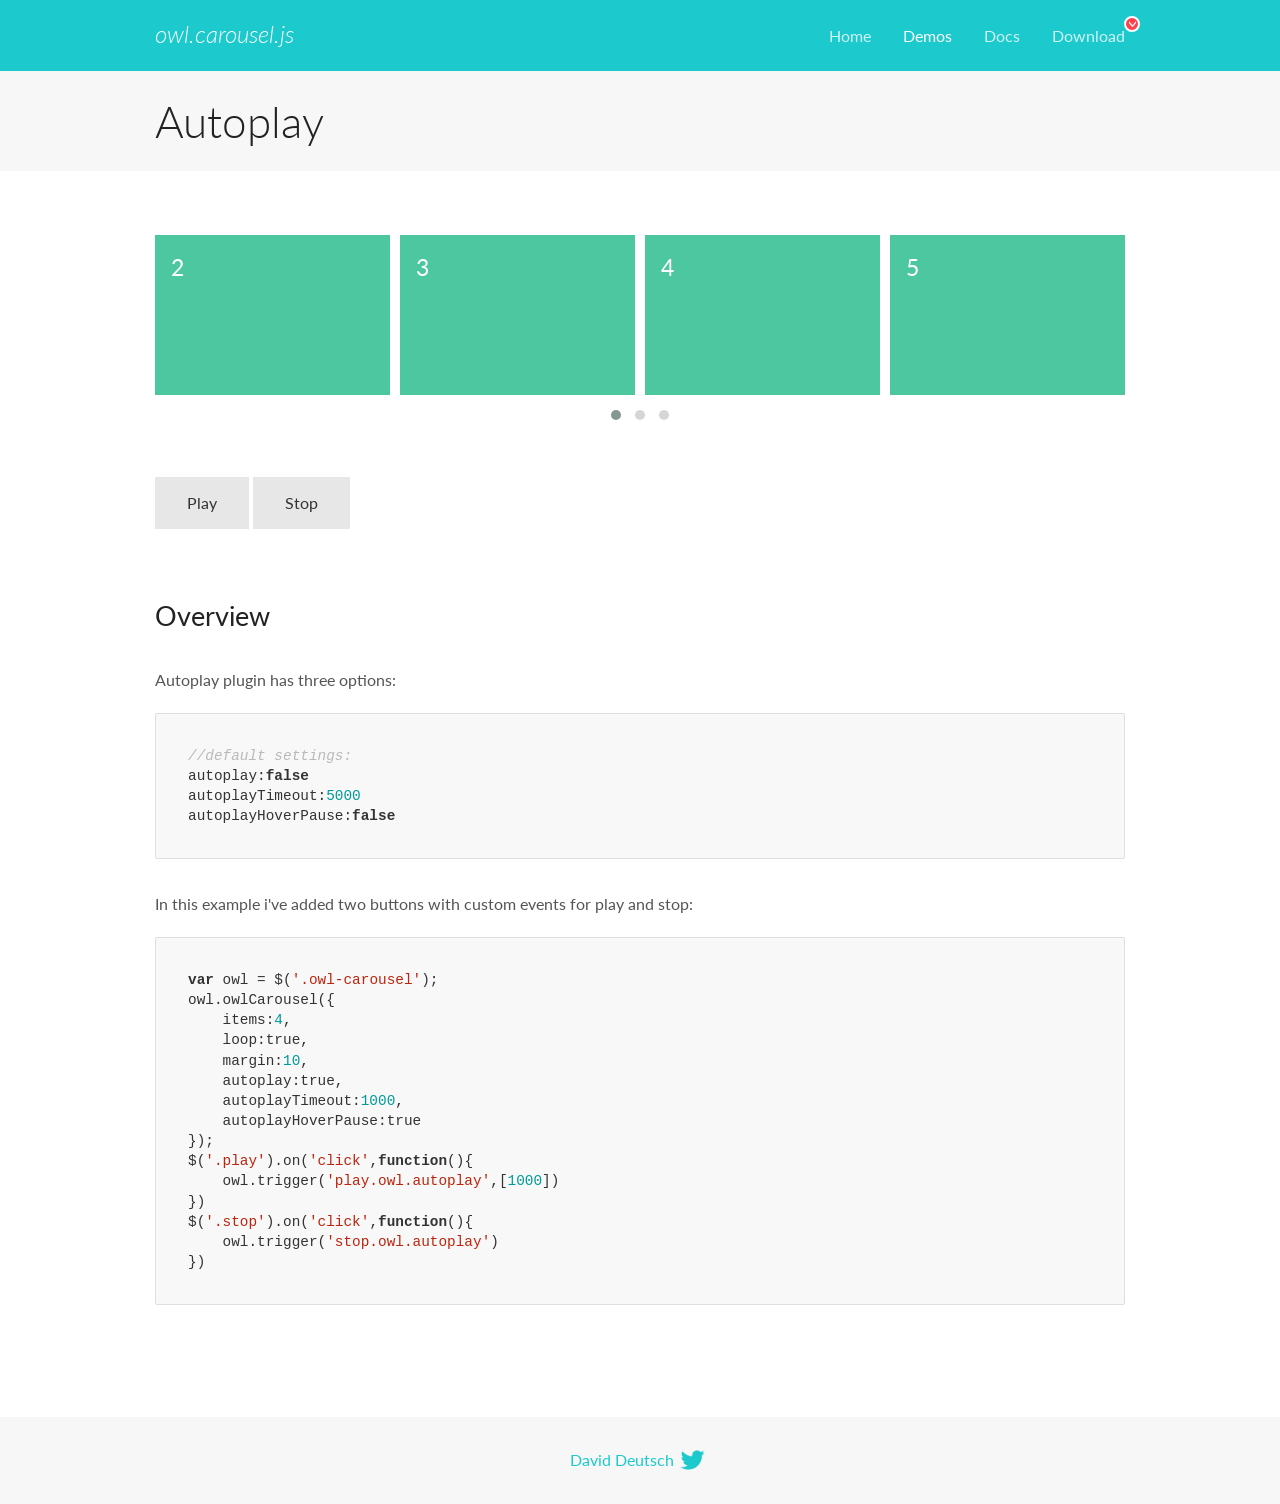
<file: downloads/OwlCarousel2-2.3.4/OwlCarousel2-2.3.4/docs/demos/autoplay.html>
<!DOCTYPE html>
<html lang="en">
  <head>

    <!-- head -->
    <meta charset="utf-8">
    <meta name="msapplication-tap-highlight" content="no" />
    <meta name="viewport" content="width=device-width, initial-scale=1.0" />
    <meta name="description" content="Autoplay usage demo">
    <meta name="author" content="David Deutsch">
    <title>
      Autoplay Demo | Owl Carousel | 2.3.4
    </title>

    <!-- Stylesheets -->
    <link href='https://fonts.googleapis.com/css?family=Lato:300,400,700,400italic,300italic' rel='stylesheet' type='text/css'>
    <link rel="stylesheet" href="../assets/css/docs.theme.min.css">

    <!-- Owl Stylesheets -->
    <link rel="stylesheet" href="../assets/owlcarousel/assets/owl.carousel.min.css">
    <link rel="stylesheet" href="../assets/owlcarousel/assets/owl.theme.default.min.css">

    <!-- HTML5 shim and Respond.js IE8 support of HTML5 elements and media queries -->

    <!--[if lt IE 9]>
      <script src="https://oss.maxcdn.com/libs/html5shiv/3.7.0/html5shiv.js"></script>
      <script src="https://oss.maxcdn.com/libs/respond.js/1.3.0/respond.min.js"></script>
    <![endif]-->

    <!-- Favicons -->
    <link rel="apple-touch-icon-precomposed" sizes="144x144" href="../assets/ico/apple-touch-icon-144-precomposed.png">
    <link rel="shortcut icon" href="../assets/ico/favicon.png">
    <link rel="shortcut icon" href="favicon.ico">

    <!-- Yeah i know js should not be in header. Its required for demos.-->

    <!-- javascript -->
    <script src="../assets/vendors/jquery.min.js"></script>
    <script src="../assets/owlcarousel/owl.carousel.js"></script>
  </head>
  <body>

    <!-- header -->
    <header class="header">
      <div class="row">
        <div class="large-12 columns">
          <div class="brand left">
            <h3>
              <a href="/OwlCarousel2/">owl.carousel.js</a> 
            </h3>
          </div>
          <a id="toggle-nav" class="right">
            <span></span> <span></span> <span></span> 
          </a> 
          <div class="nav-bar">
            <ul class="clearfix">
              <li> <a href="/OwlCarousel2/index.html">Home</a>  </li>
              <li class="active">
                <a href="/OwlCarousel2/demos/demos.html">Demos</a> 
              </li>
              <li> <a href="/OwlCarousel2/docs/started-welcome.html">Docs</a>  </li>
              <li>
                <a href="https://github.com/OwlCarousel2/OwlCarousel2/archive/2.3.4.zip">Download</a> 
                <span class="download"></span> 
              </li>
            </ul>
          </div>
        </div>
      </div>
    </header>

    <!-- title -->
    <section class="title">
      <div class="row">
        <div class="large-12 columns">
          <h1>Autoplay</h1>
        </div>
      </div>
    </section>

    <!--  Demos -->
    <section id="demos">
      <div class="row">
        <div class="large-12 columns">
          <div class="owl-carousel owl-theme">
            <div class="item">
              <h4>1</h4>
            </div>
            <div class="item">
              <h4>2</h4>
            </div>
            <div class="item">
              <h4>3</h4>
            </div>
            <div class="item">
              <h4>4</h4>
            </div>
            <div class="item">
              <h4>5</h4>
            </div>
            <div class="item">
              <h4>6</h4>
            </div>
            <div class="item">
              <h4>7</h4>
            </div>
            <div class="item">
              <h4>8</h4>
            </div>
            <div class="item">
              <h4>9</h4>
            </div>
            <div class="item">
              <h4>10</h4>
            </div>
            <div class="item">
              <h4>11</h4>
            </div>
            <div class="item">
              <h4>12</h4>
            </div>
          </div>
          <a class="button secondary play">Play</a> 
          <a class="button secondary stop">Stop</a> 
          <h3 id="overview">Overview</h3>
          <p>Autoplay plugin has three options:</p>
          <pre><code>//default settings:
autoplay:false
autoplayTimeout:5000
autoplayHoverPause:false</code></pre>
          <p>In this example i&#39;ve added two buttons with custom events for play and stop:</p>
          <pre><code>var owl = $(&#39;.owl-carousel&#39;);
owl.owlCarousel({
    items:4,
    loop:true,
    margin:10,
    autoplay:true,
    autoplayTimeout:1000,
    autoplayHoverPause:true
});
$(&#39;.play&#39;).on(&#39;click&#39;,function(){
    owl.trigger(&#39;play.owl.autoplay&#39;,[1000])
})
$(&#39;.stop&#39;).on(&#39;click&#39;,function(){
    owl.trigger(&#39;stop.owl.autoplay&#39;)
})</code></pre>
          <script>
            $(document).ready(function() {
              var owl = $('.owl-carousel');
              owl.owlCarousel({
                items: 4,
                loop: true,
                margin: 10,
                autoplay: true,
                autoplayTimeout: 1000,
                autoplayHoverPause: true
              });
              $('.play').on('click', function() {
                owl.trigger('play.owl.autoplay', [1000])
              })
              $('.stop').on('click', function() {
                owl.trigger('stop.owl.autoplay')
              })
            })
          </script>
        </div>
      </div>
    </section>

    <!-- footer -->
    <footer class="footer">
      <div class="row">
        <div class="large-12 columns">
          <h5>
            <a href="/OwlCarousel2/docs/support-contact.html">David Deutsch</a> 
            <a id="custom-tweet-button" href="https://twitter.com/share?url=https://github.com/OwlCarousel2/OwlCarousel2&text=Owl Carousel - This is so awesome! " target="_blank"></a> 
          </h5>
        </div>
      </div>
    </footer>

    <!-- vendors -->
    <script src="../assets/vendors/highlight.js"></script>
    <script src="../assets/js/app.js"></script>
  </body>
</html>
</file>
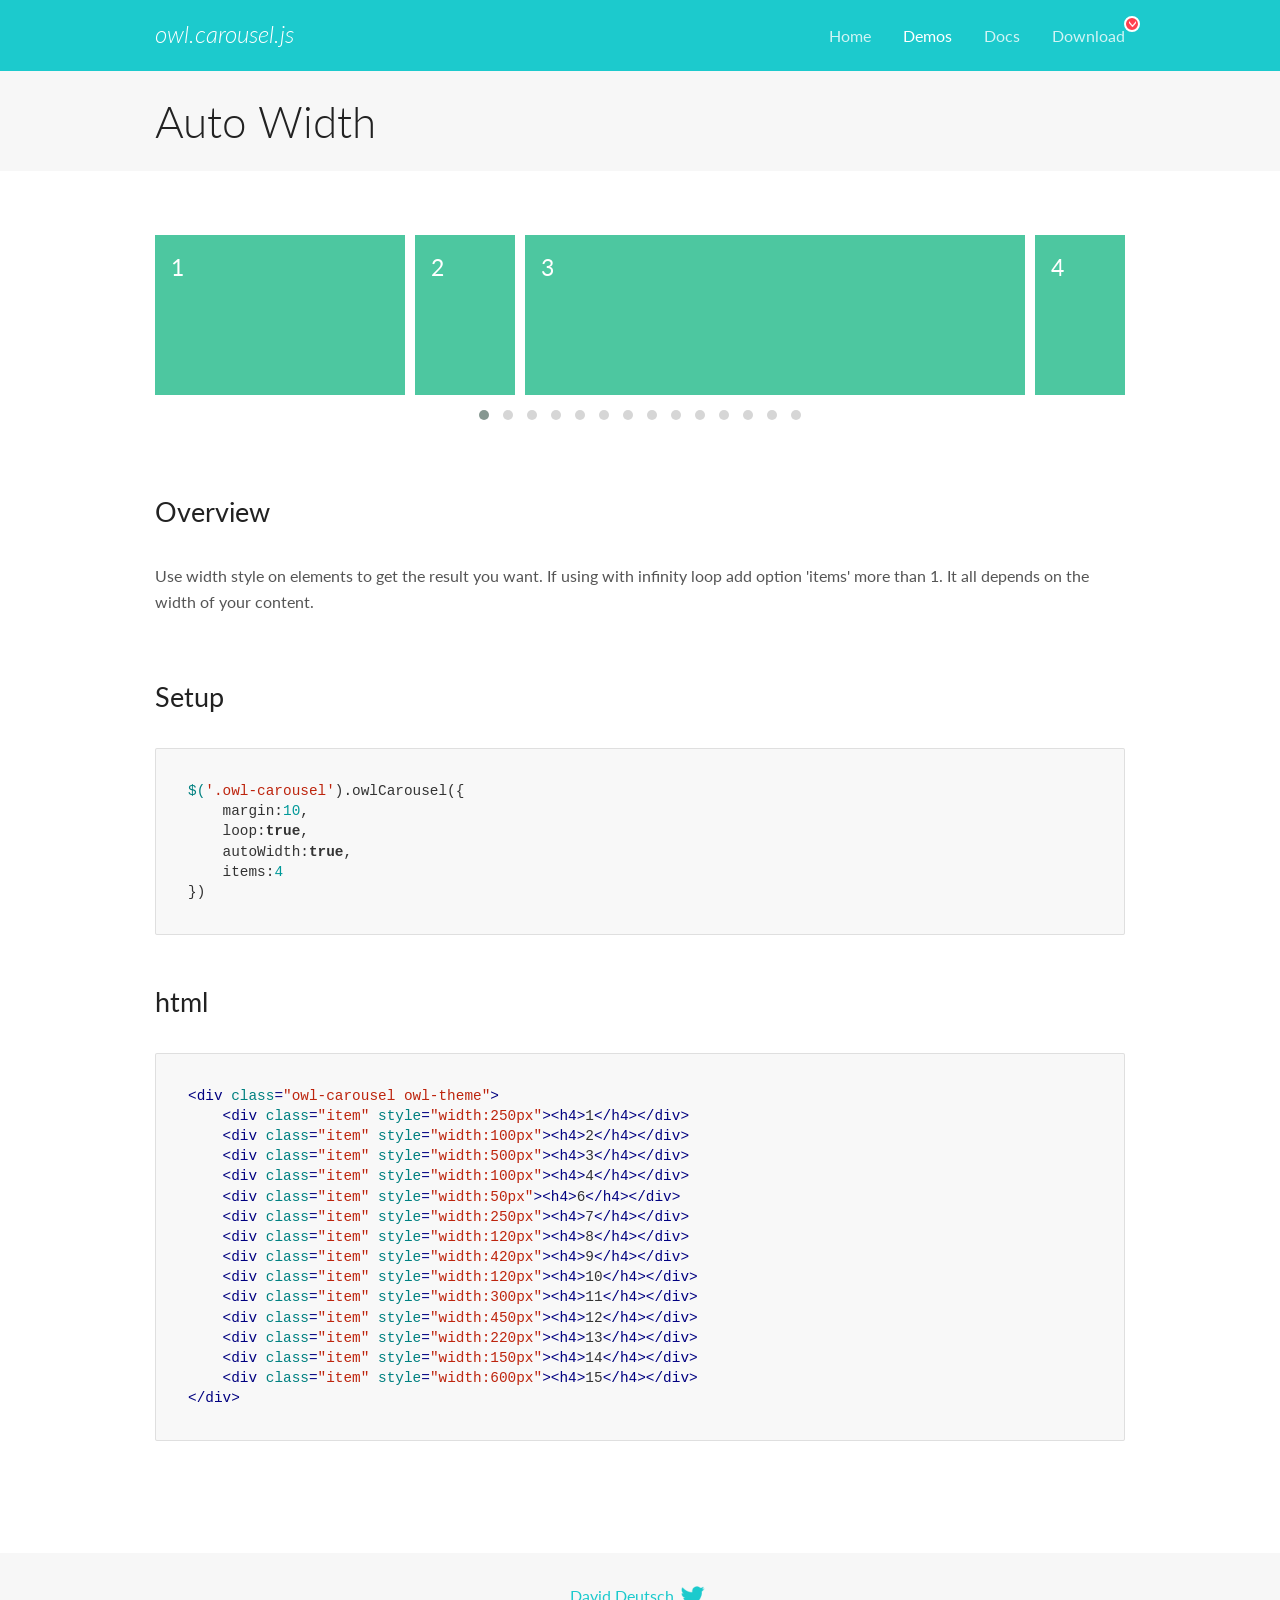
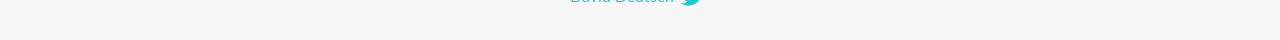
<file: downloads/OwlCarousel2-2.3.4/OwlCarousel2-2.3.4/docs/demos/autowidth.html>
<!DOCTYPE html>
<html lang="en">
  <head>

    <!-- head -->
    <meta charset="utf-8">
    <meta name="msapplication-tap-highlight" content="no" />
    <meta name="viewport" content="width=device-width, initial-scale=1.0" />
    <meta name="description" content="Auto Width">
    <meta name="author" content="David Deutsch">
    <title>
      Auto Width Demo | Owl Carousel | 2.3.4
    </title>

    <!-- Stylesheets -->
    <link href='https://fonts.googleapis.com/css?family=Lato:300,400,700,400italic,300italic' rel='stylesheet' type='text/css'>
    <link rel="stylesheet" href="../assets/css/docs.theme.min.css">

    <!-- Owl Stylesheets -->
    <link rel="stylesheet" href="../assets/owlcarousel/assets/owl.carousel.min.css">
    <link rel="stylesheet" href="../assets/owlcarousel/assets/owl.theme.default.min.css">

    <!-- HTML5 shim and Respond.js IE8 support of HTML5 elements and media queries -->

    <!--[if lt IE 9]>
      <script src="https://oss.maxcdn.com/libs/html5shiv/3.7.0/html5shiv.js"></script>
      <script src="https://oss.maxcdn.com/libs/respond.js/1.3.0/respond.min.js"></script>
    <![endif]-->

    <!-- Favicons -->
    <link rel="apple-touch-icon-precomposed" sizes="144x144" href="../assets/ico/apple-touch-icon-144-precomposed.png">
    <link rel="shortcut icon" href="../assets/ico/favicon.png">
    <link rel="shortcut icon" href="favicon.ico">

    <!-- Yeah i know js should not be in header. Its required for demos.-->

    <!-- javascript -->
    <script src="../assets/vendors/jquery.min.js"></script>
    <script src="../assets/owlcarousel/owl.carousel.js"></script>
  </head>
  <body>

    <!-- header -->
    <header class="header">
      <div class="row">
        <div class="large-12 columns">
          <div class="brand left">
            <h3>
              <a href="/OwlCarousel2/">owl.carousel.js</a> 
            </h3>
          </div>
          <a id="toggle-nav" class="right">
            <span></span> <span></span> <span></span> 
          </a> 
          <div class="nav-bar">
            <ul class="clearfix">
              <li> <a href="/OwlCarousel2/index.html">Home</a>  </li>
              <li class="active">
                <a href="/OwlCarousel2/demos/demos.html">Demos</a> 
              </li>
              <li> <a href="/OwlCarousel2/docs/started-welcome.html">Docs</a>  </li>
              <li>
                <a href="https://github.com/OwlCarousel2/OwlCarousel2/archive/2.3.4.zip">Download</a> 
                <span class="download"></span> 
              </li>
            </ul>
          </div>
        </div>
      </div>
    </header>

    <!-- title -->
    <section class="title">
      <div class="row">
        <div class="large-12 columns">
          <h1>Auto Width</h1>
        </div>
      </div>
    </section>

    <!--  Demos -->
    <section id="demos">
      <div class="row">
        <div class="large-12 columns">
          <div class="owl-carousel owl-theme">
            <div class="item" style="width:250px">
              <h4>1</h4>
            </div>
            <div class="item" style="width:100px">
              <h4>2</h4>
            </div>
            <div class="item" style="width:500px">
              <h4>3</h4>
            </div>
            <div class="item" style="width:100px">
              <h4>4</h4>
            </div>
            <div class="item" style="width:50px">
              <h4>6</h4>
            </div>
            <div class="item" style="width:250px">
              <h4>7</h4>
            </div>
            <div class="item" style="width:120px">
              <h4>8</h4>
            </div>
            <div class="item" style="width:420px">
              <h4>9</h4>
            </div>
            <div class="item" style="width:120px">
              <h4>10</h4>
            </div>
            <div class="item" style="width:300px">
              <h4>11</h4>
            </div>
            <div class="item" style="width:450px">
              <h4>12</h4>
            </div>
            <div class="item" style="width:220px">
              <h4>13</h4>
            </div>
            <div class="item" style="width:150px">
              <h4>14</h4>
            </div>
            <div class="item" style="width:600px">
              <h4>15</h4>
            </div>
          </div>
          <h3 id="overview">Overview</h3>
          <p>Use width style on elements to get the result you want. If using with infinity loop add option &#39;items&#39; more than 1. It all depends on the width of your content.</p>
          <h3 id="setup">Setup</h3>
          <pre><code>$(&#39;.owl-carousel&#39;).owlCarousel({
    margin:10,
    loop:true,
    autoWidth:true,
    items:4
})</code></pre>
          <h3 id="html">html</h3>
          <pre><code>&lt;div class=&quot;owl-carousel owl-theme&quot;&gt;
    &lt;div class=&quot;item&quot; style=&quot;width:250px&quot;&gt;&lt;h4&gt;1&lt;/h4&gt;&lt;/div&gt;
    &lt;div class=&quot;item&quot; style=&quot;width:100px&quot;&gt;&lt;h4&gt;2&lt;/h4&gt;&lt;/div&gt;
    &lt;div class=&quot;item&quot; style=&quot;width:500px&quot;&gt;&lt;h4&gt;3&lt;/h4&gt;&lt;/div&gt;
    &lt;div class=&quot;item&quot; style=&quot;width:100px&quot;&gt;&lt;h4&gt;4&lt;/h4&gt;&lt;/div&gt;
    &lt;div class=&quot;item&quot; style=&quot;width:50px&quot;&gt;&lt;h4&gt;6&lt;/h4&gt;&lt;/div&gt;
    &lt;div class=&quot;item&quot; style=&quot;width:250px&quot;&gt;&lt;h4&gt;7&lt;/h4&gt;&lt;/div&gt;
    &lt;div class=&quot;item&quot; style=&quot;width:120px&quot;&gt;&lt;h4&gt;8&lt;/h4&gt;&lt;/div&gt;
    &lt;div class=&quot;item&quot; style=&quot;width:420px&quot;&gt;&lt;h4&gt;9&lt;/h4&gt;&lt;/div&gt;
    &lt;div class=&quot;item&quot; style=&quot;width:120px&quot;&gt;&lt;h4&gt;10&lt;/h4&gt;&lt;/div&gt;
    &lt;div class=&quot;item&quot; style=&quot;width:300px&quot;&gt;&lt;h4&gt;11&lt;/h4&gt;&lt;/div&gt;
    &lt;div class=&quot;item&quot; style=&quot;width:450px&quot;&gt;&lt;h4&gt;12&lt;/h4&gt;&lt;/div&gt;
    &lt;div class=&quot;item&quot; style=&quot;width:220px&quot;&gt;&lt;h4&gt;13&lt;/h4&gt;&lt;/div&gt;
    &lt;div class=&quot;item&quot; style=&quot;width:150px&quot;&gt;&lt;h4&gt;14&lt;/h4&gt;&lt;/div&gt;
    &lt;div class=&quot;item&quot; style=&quot;width:600px&quot;&gt;&lt;h4&gt;15&lt;/h4&gt;&lt;/div&gt;
&lt;/div&gt;</code></pre>
          <script>
            $(document).ready(function() {
              $('.owl-carousel').owlCarousel({
                margin: 10,
                loop: true,
                autoWidth: true,
                items: 4
              })
            })
          </script>
        </div>
      </div>
    </section>

    <!-- footer -->
    <footer class="footer">
      <div class="row">
        <div class="large-12 columns">
          <h5>
            <a href="/OwlCarousel2/docs/support-contact.html">David Deutsch</a> 
            <a id="custom-tweet-button" href="https://twitter.com/share?url=https://github.com/OwlCarousel2/OwlCarousel2&text=Owl Carousel - This is so awesome! " target="_blank"></a> 
          </h5>
        </div>
      </div>
    </footer>

    <!-- vendors -->
    <script src="../assets/vendors/highlight.js"></script>
    <script src="../assets/js/app.js"></script>
  </body>
</html>
</file>
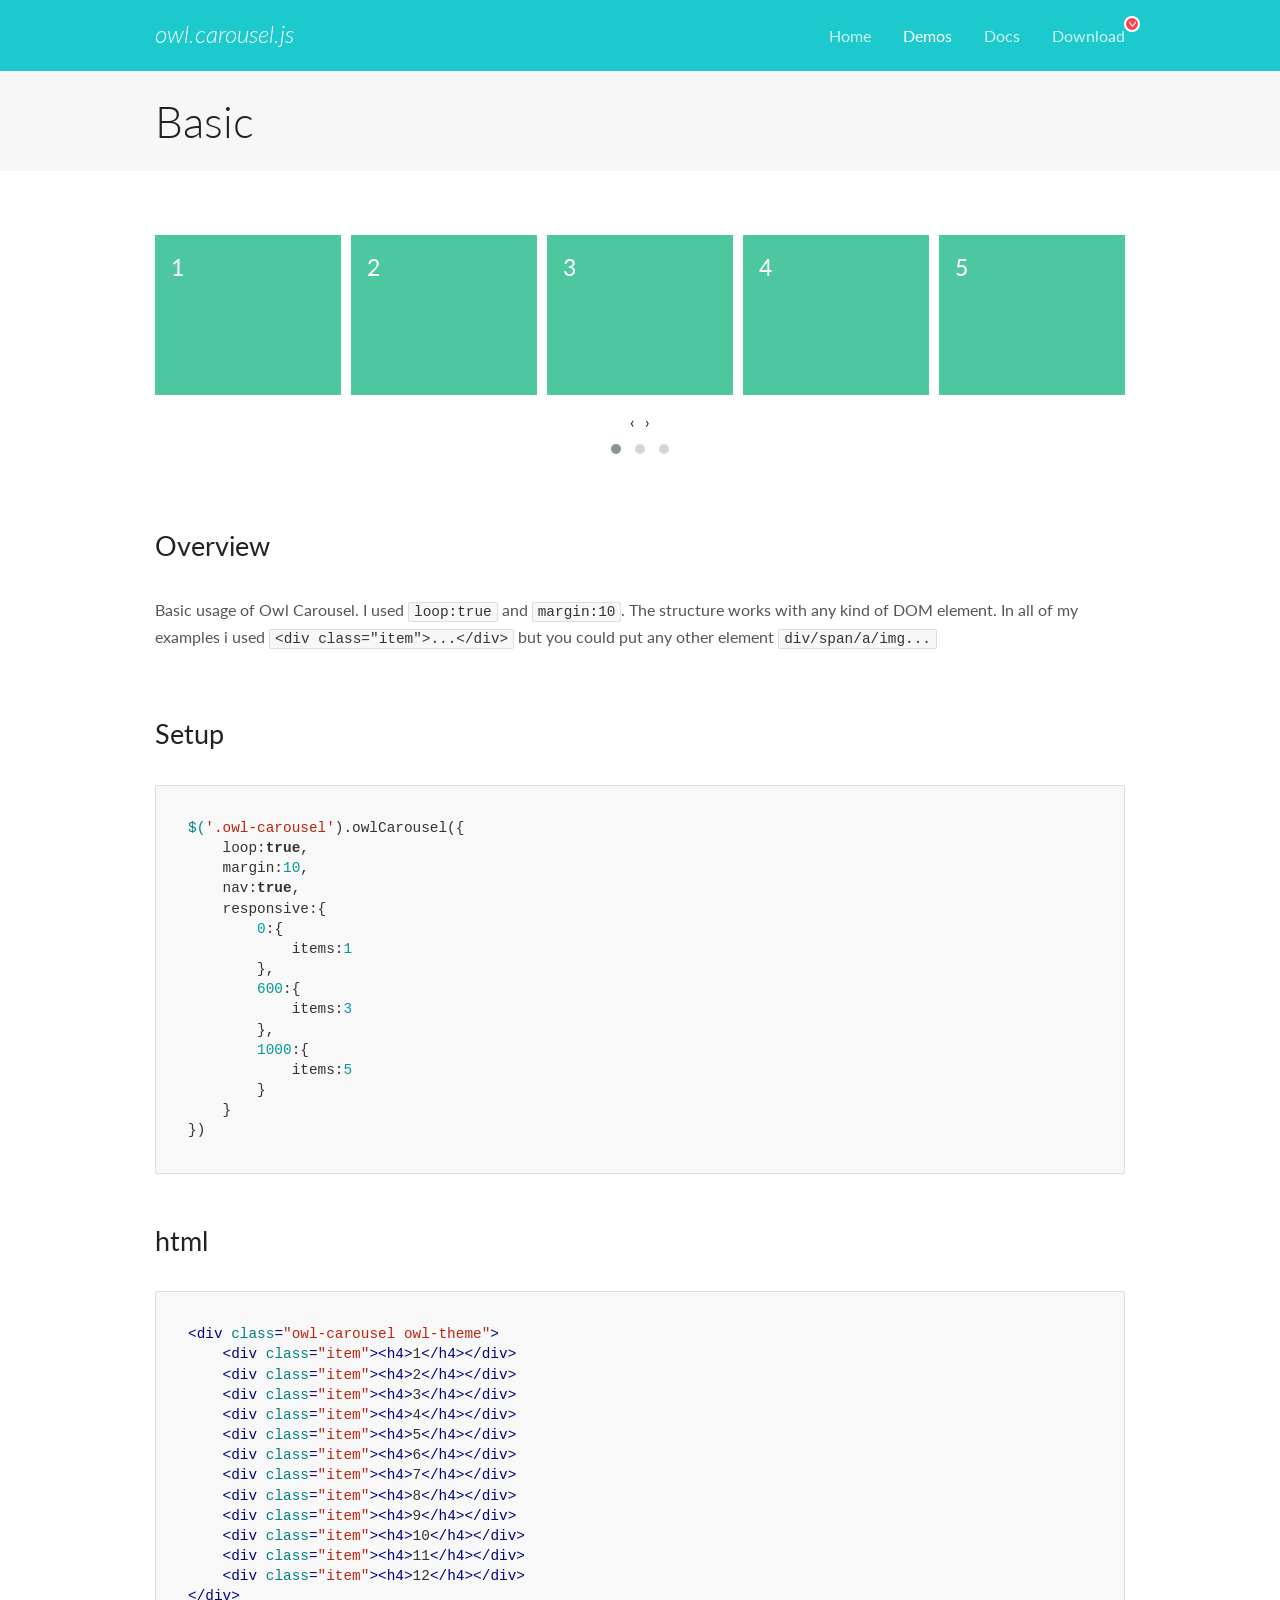
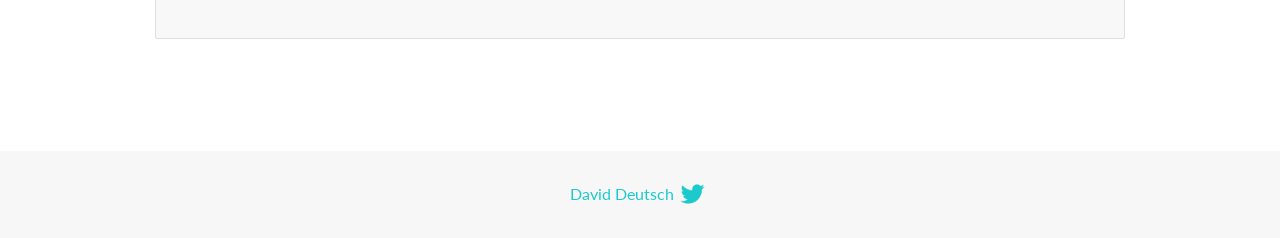
<file: downloads/OwlCarousel2-2.3.4/OwlCarousel2-2.3.4/docs/demos/basic.html>
<!DOCTYPE html>
<html lang="en">
  <head>

    <!-- head -->
    <meta charset="utf-8">
    <meta name="msapplication-tap-highlight" content="no" />
    <meta name="viewport" content="width=device-width, initial-scale=1.0" />
    <meta name="description" content="Basic usage demo">
    <meta name="author" content="David Deutsch">
    <title>
      Basic Demo | Owl Carousel | 2.3.4
    </title>

    <!-- Stylesheets -->
    <link href='https://fonts.googleapis.com/css?family=Lato:300,400,700,400italic,300italic' rel='stylesheet' type='text/css'>
    <link rel="stylesheet" href="../assets/css/docs.theme.min.css">

    <!-- Owl Stylesheets -->
    <link rel="stylesheet" href="../assets/owlcarousel/assets/owl.carousel.min.css">
    <link rel="stylesheet" href="../assets/owlcarousel/assets/owl.theme.default.min.css">

    <!-- HTML5 shim and Respond.js IE8 support of HTML5 elements and media queries -->

    <!--[if lt IE 9]>
      <script src="https://oss.maxcdn.com/libs/html5shiv/3.7.0/html5shiv.js"></script>
      <script src="https://oss.maxcdn.com/libs/respond.js/1.3.0/respond.min.js"></script>
    <![endif]-->

    <!-- Favicons -->
    <link rel="apple-touch-icon-precomposed" sizes="144x144" href="../assets/ico/apple-touch-icon-144-precomposed.png">
    <link rel="shortcut icon" href="../assets/ico/favicon.png">
    <link rel="shortcut icon" href="favicon.ico">

    <!-- Yeah i know js should not be in header. Its required for demos.-->

    <!-- javascript -->
    <script src="../assets/vendors/jquery.min.js"></script>
    <script src="../assets/owlcarousel/owl.carousel.js"></script>
  </head>
  <body>

    <!-- header -->
    <header class="header">
      <div class="row">
        <div class="large-12 columns">
          <div class="brand left">
            <h3>
              <a href="/OwlCarousel2/">owl.carousel.js</a> 
            </h3>
          </div>
          <a id="toggle-nav" class="right">
            <span></span> <span></span> <span></span> 
          </a> 
          <div class="nav-bar">
            <ul class="clearfix">
              <li> <a href="/OwlCarousel2/index.html">Home</a>  </li>
              <li class="active">
                <a href="/OwlCarousel2/demos/demos.html">Demos</a> 
              </li>
              <li> <a href="/OwlCarousel2/docs/started-welcome.html">Docs</a>  </li>
              <li>
                <a href="https://github.com/OwlCarousel2/OwlCarousel2/archive/2.3.4.zip">Download</a> 
                <span class="download"></span> 
              </li>
            </ul>
          </div>
        </div>
      </div>
    </header>

    <!-- title -->
    <section class="title">
      <div class="row">
        <div class="large-12 columns">
          <h1>Basic</h1>
        </div>
      </div>
    </section>

    <!--  Demos -->
    <section id="demos">
      <div class="row">
        <div class="large-12 columns">
          <div class="owl-carousel owl-theme">
            <div class="item">
              <h4>1</h4>
            </div>
            <div class="item">
              <h4>2</h4>
            </div>
            <div class="item">
              <h4>3</h4>
            </div>
            <div class="item">
              <h4>4</h4>
            </div>
            <div class="item">
              <h4>5</h4>
            </div>
            <div class="item">
              <h4>6</h4>
            </div>
            <div class="item">
              <h4>7</h4>
            </div>
            <div class="item">
              <h4>8</h4>
            </div>
            <div class="item">
              <h4>9</h4>
            </div>
            <div class="item">
              <h4>10</h4>
            </div>
            <div class="item">
              <h4>11</h4>
            </div>
            <div class="item">
              <h4>12</h4>
            </div>
          </div>
          <h3 id="overview">Overview</h3>
          <p>Basic usage of Owl Carousel. I used <code>loop:true</code> and <code>margin:10</code>. The structure works with any kind of DOM element. In all of my examples i used <code>&lt;div class=&quot;item&quot;&gt;...&lt;/div&gt;</code> but you could
            put any other element <code>div/span/a/img...</code></p>
          <h3 id="setup">Setup</h3>
          <pre><code>$(&#39;.owl-carousel&#39;).owlCarousel({
    loop:true,
    margin:10,
    nav:true,
    responsive:{
        0:{
            items:1
        },
        600:{
            items:3
        },
        1000:{
            items:5
        }
    }
})</code></pre>
          <h3 id="html">html</h3>
          <pre><code>&lt;div class=&quot;owl-carousel owl-theme&quot;&gt;
    &lt;div class=&quot;item&quot;&gt;&lt;h4&gt;1&lt;/h4&gt;&lt;/div&gt;
    &lt;div class=&quot;item&quot;&gt;&lt;h4&gt;2&lt;/h4&gt;&lt;/div&gt;
    &lt;div class=&quot;item&quot;&gt;&lt;h4&gt;3&lt;/h4&gt;&lt;/div&gt;
    &lt;div class=&quot;item&quot;&gt;&lt;h4&gt;4&lt;/h4&gt;&lt;/div&gt;
    &lt;div class=&quot;item&quot;&gt;&lt;h4&gt;5&lt;/h4&gt;&lt;/div&gt;
    &lt;div class=&quot;item&quot;&gt;&lt;h4&gt;6&lt;/h4&gt;&lt;/div&gt;
    &lt;div class=&quot;item&quot;&gt;&lt;h4&gt;7&lt;/h4&gt;&lt;/div&gt;
    &lt;div class=&quot;item&quot;&gt;&lt;h4&gt;8&lt;/h4&gt;&lt;/div&gt;
    &lt;div class=&quot;item&quot;&gt;&lt;h4&gt;9&lt;/h4&gt;&lt;/div&gt;
    &lt;div class=&quot;item&quot;&gt;&lt;h4&gt;10&lt;/h4&gt;&lt;/div&gt;
    &lt;div class=&quot;item&quot;&gt;&lt;h4&gt;11&lt;/h4&gt;&lt;/div&gt;
    &lt;div class=&quot;item&quot;&gt;&lt;h4&gt;12&lt;/h4&gt;&lt;/div&gt;
&lt;/div&gt;</code></pre>
          <script>
            $(document).ready(function() {
              var owl = $('.owl-carousel');
              owl.owlCarousel({
                margin: 10,
                nav: true,
                loop: true,
                responsive: {
                  0: {
                    items: 1
                  },
                  600: {
                    items: 3
                  },
                  1000: {
                    items: 5
                  }
                }
              })
            })
          </script>
        </div>
      </div>
    </section>

    <!-- footer -->
    <footer class="footer">
      <div class="row">
        <div class="large-12 columns">
          <h5>
            <a href="/OwlCarousel2/docs/support-contact.html">David Deutsch</a> 
            <a id="custom-tweet-button" href="https://twitter.com/share?url=https://github.com/OwlCarousel2/OwlCarousel2&text=Owl Carousel - This is so awesome! " target="_blank"></a> 
          </h5>
        </div>
      </div>
    </footer>

    <!-- vendors -->
    <script src="../assets/vendors/highlight.js"></script>
    <script src="../assets/js/app.js"></script>
  </body>
</html>
</file>
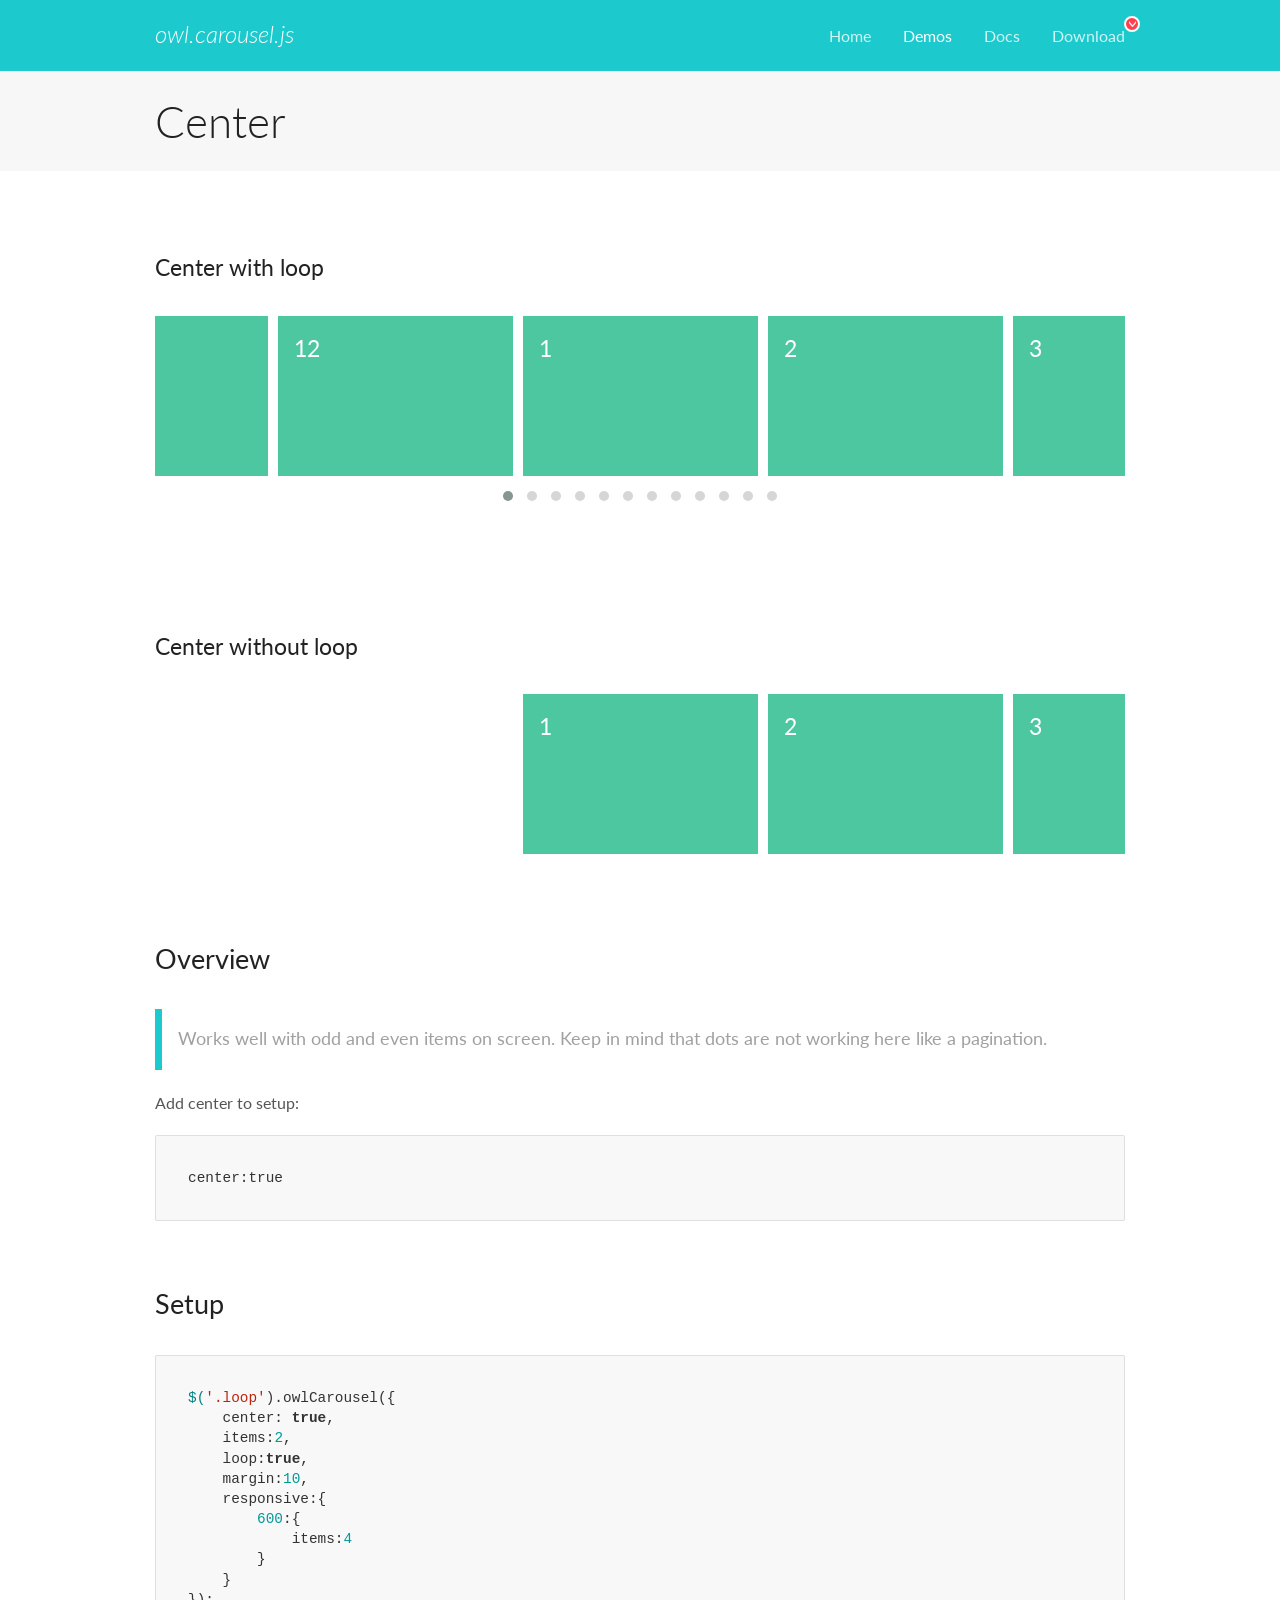
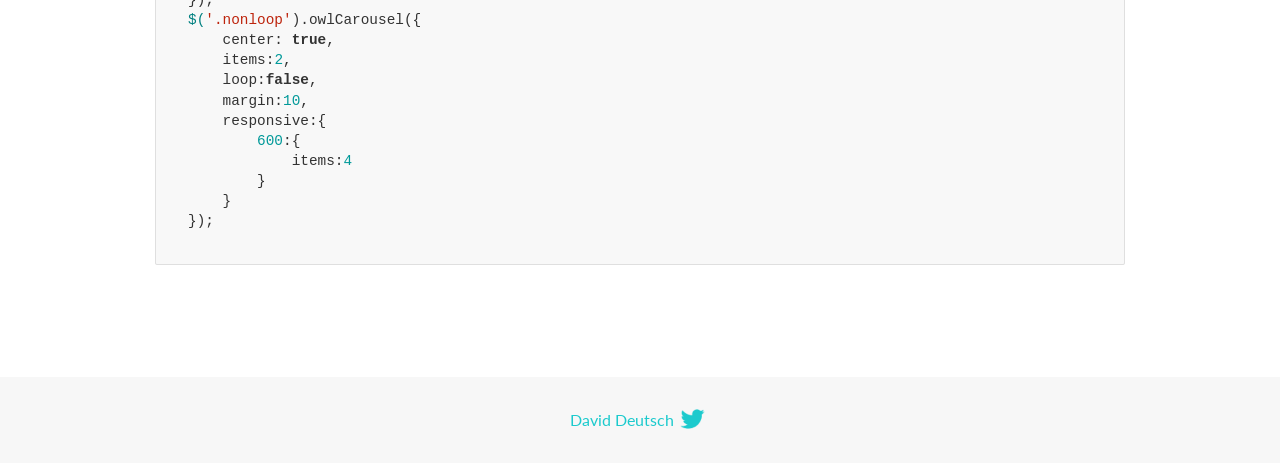
<file: downloads/OwlCarousel2-2.3.4/OwlCarousel2-2.3.4/docs/demos/center.html>
<!DOCTYPE html>
<html lang="en">
  <head>

    <!-- head -->
    <meta charset="utf-8">
    <meta name="msapplication-tap-highlight" content="no" />
    <meta name="viewport" content="width=device-width, initial-scale=1.0" />
    <meta name="description" content="Center carousel">
    <meta name="author" content="David Deutsch">
    <title>
      Center Demo | Owl Carousel | 2.3.4
    </title>

    <!-- Stylesheets -->
    <link href='https://fonts.googleapis.com/css?family=Lato:300,400,700,400italic,300italic' rel='stylesheet' type='text/css'>
    <link rel="stylesheet" href="../assets/css/docs.theme.min.css">

    <!-- Owl Stylesheets -->
    <link rel="stylesheet" href="../assets/owlcarousel/assets/owl.carousel.min.css">
    <link rel="stylesheet" href="../assets/owlcarousel/assets/owl.theme.default.min.css">

    <!-- HTML5 shim and Respond.js IE8 support of HTML5 elements and media queries -->

    <!--[if lt IE 9]>
      <script src="https://oss.maxcdn.com/libs/html5shiv/3.7.0/html5shiv.js"></script>
      <script src="https://oss.maxcdn.com/libs/respond.js/1.3.0/respond.min.js"></script>
    <![endif]-->

    <!-- Favicons -->
    <link rel="apple-touch-icon-precomposed" sizes="144x144" href="../assets/ico/apple-touch-icon-144-precomposed.png">
    <link rel="shortcut icon" href="../assets/ico/favicon.png">
    <link rel="shortcut icon" href="favicon.ico">

    <!-- Yeah i know js should not be in header. Its required for demos.-->

    <!-- javascript -->
    <script src="../assets/vendors/jquery.min.js"></script>
    <script src="../assets/owlcarousel/owl.carousel.js"></script>
  </head>
  <body>

    <!-- header -->
    <header class="header">
      <div class="row">
        <div class="large-12 columns">
          <div class="brand left">
            <h3>
              <a href="/OwlCarousel2/">owl.carousel.js</a> 
            </h3>
          </div>
          <a id="toggle-nav" class="right">
            <span></span> <span></span> <span></span> 
          </a> 
          <div class="nav-bar">
            <ul class="clearfix">
              <li> <a href="/OwlCarousel2/index.html">Home</a>  </li>
              <li class="active">
                <a href="/OwlCarousel2/demos/demos.html">Demos</a> 
              </li>
              <li> <a href="/OwlCarousel2/docs/started-welcome.html">Docs</a>  </li>
              <li>
                <a href="https://github.com/OwlCarousel2/OwlCarousel2/archive/2.3.4.zip">Download</a> 
                <span class="download"></span> 
              </li>
            </ul>
          </div>
        </div>
      </div>
    </header>

    <!-- title -->
    <section class="title">
      <div class="row">
        <div class="large-12 columns">
          <h1>Center</h1>
        </div>
      </div>
    </section>

    <!--  Demos -->
    <section id="demos">
      <div class="row">
        <div class="large-12 columns">
          <h4 id="center-with-loop">Center with loop</h4>
          <div class="loop owl-carousel owl-theme">
            <div class="item">
              <h4>1</h4>
            </div>
            <div class="item">
              <h4>2</h4>
            </div>
            <div class="item">
              <h4>3</h4>
            </div>
            <div class="item">
              <h4>4</h4>
            </div>
            <div class="item">
              <h4>5</h4>
            </div>
            <div class="item">
              <h4>6</h4>
            </div>
            <div class="item">
              <h4>7</h4>
            </div>
            <div class="item">
              <h4>8</h4>
            </div>
            <div class="item">
              <h4>9</h4>
            </div>
            <div class="item">
              <h4>10</h4>
            </div>
            <div class="item">
              <h4>11</h4>
            </div>
            <div class="item">
              <h4>12</h4>
            </div>
          </div>
          <br>
          <h4 id="center-without-loop">Center without loop</h4>
          <div class="nonloop owl-carousel">
            <div class="item">
              <h4>1</h4>
            </div>
            <div class="item">
              <h4>2</h4>
            </div>
            <div class="item">
              <h4>3</h4>
            </div>
            <div class="item">
              <h4>4</h4>
            </div>
            <div class="item">
              <h4>5</h4>
            </div>
            <div class="item">
              <h4>6</h4>
            </div>
            <div class="item">
              <h4>7</h4>
            </div>
            <div class="item">
              <h4>8</h4>
            </div>
            <div class="item">
              <h4>9</h4>
            </div>
            <div class="item">
              <h4>10</h4>
            </div>
            <div class="item">
              <h4>11</h4>
            </div>
            <div class="item">
              <h4>12</h4>
            </div>
          </div>
          <h3 id="overview">Overview</h3>
          <blockquote>
            <p>Works well with odd and even items on screen. Keep in mind that dots are not working here like a pagination.</p>
          </blockquote>
          <p>Add center to setup:</p>
          <pre><code>center:true</code></pre>
          <h3 id="setup">Setup</h3>
          <pre><code>$(&#39;.loop&#39;).owlCarousel({
    center: true,
    items:2,
    loop:true,
    margin:10,
    responsive:{
        600:{
            items:4
        }
    }
});
$(&#39;.nonloop&#39;).owlCarousel({
    center: true,
    items:2,
    loop:false,
    margin:10,
    responsive:{
        600:{
            items:4
        }
    }
});</code></pre>
          <script>
            jQuery(document).ready(function($) {
              $('.loop').owlCarousel({
                center: true,
                items: 2,
                loop: true,
                margin: 10,
                responsive: {
                  600: {
                    items: 4
                  }
                }
              });
              $('.nonloop').owlCarousel({
                center: true,
                items: 2,
                loop: false,
                margin: 10,
                responsive: {
                  600: {
                    items: 4
                  }
                }
              });
            });
          </script>
        </div>
      </div>
    </section>

    <!-- footer -->
    <footer class="footer">
      <div class="row">
        <div class="large-12 columns">
          <h5>
            <a href="/OwlCarousel2/docs/support-contact.html">David Deutsch</a> 
            <a id="custom-tweet-button" href="https://twitter.com/share?url=https://github.com/OwlCarousel2/OwlCarousel2&text=Owl Carousel - This is so awesome! " target="_blank"></a> 
          </h5>
        </div>
      </div>
    </footer>

    <!-- vendors -->
    <script src="../assets/vendors/highlight.js"></script>
    <script src="../assets/js/app.js"></script>
  </body>
</html>
</file>
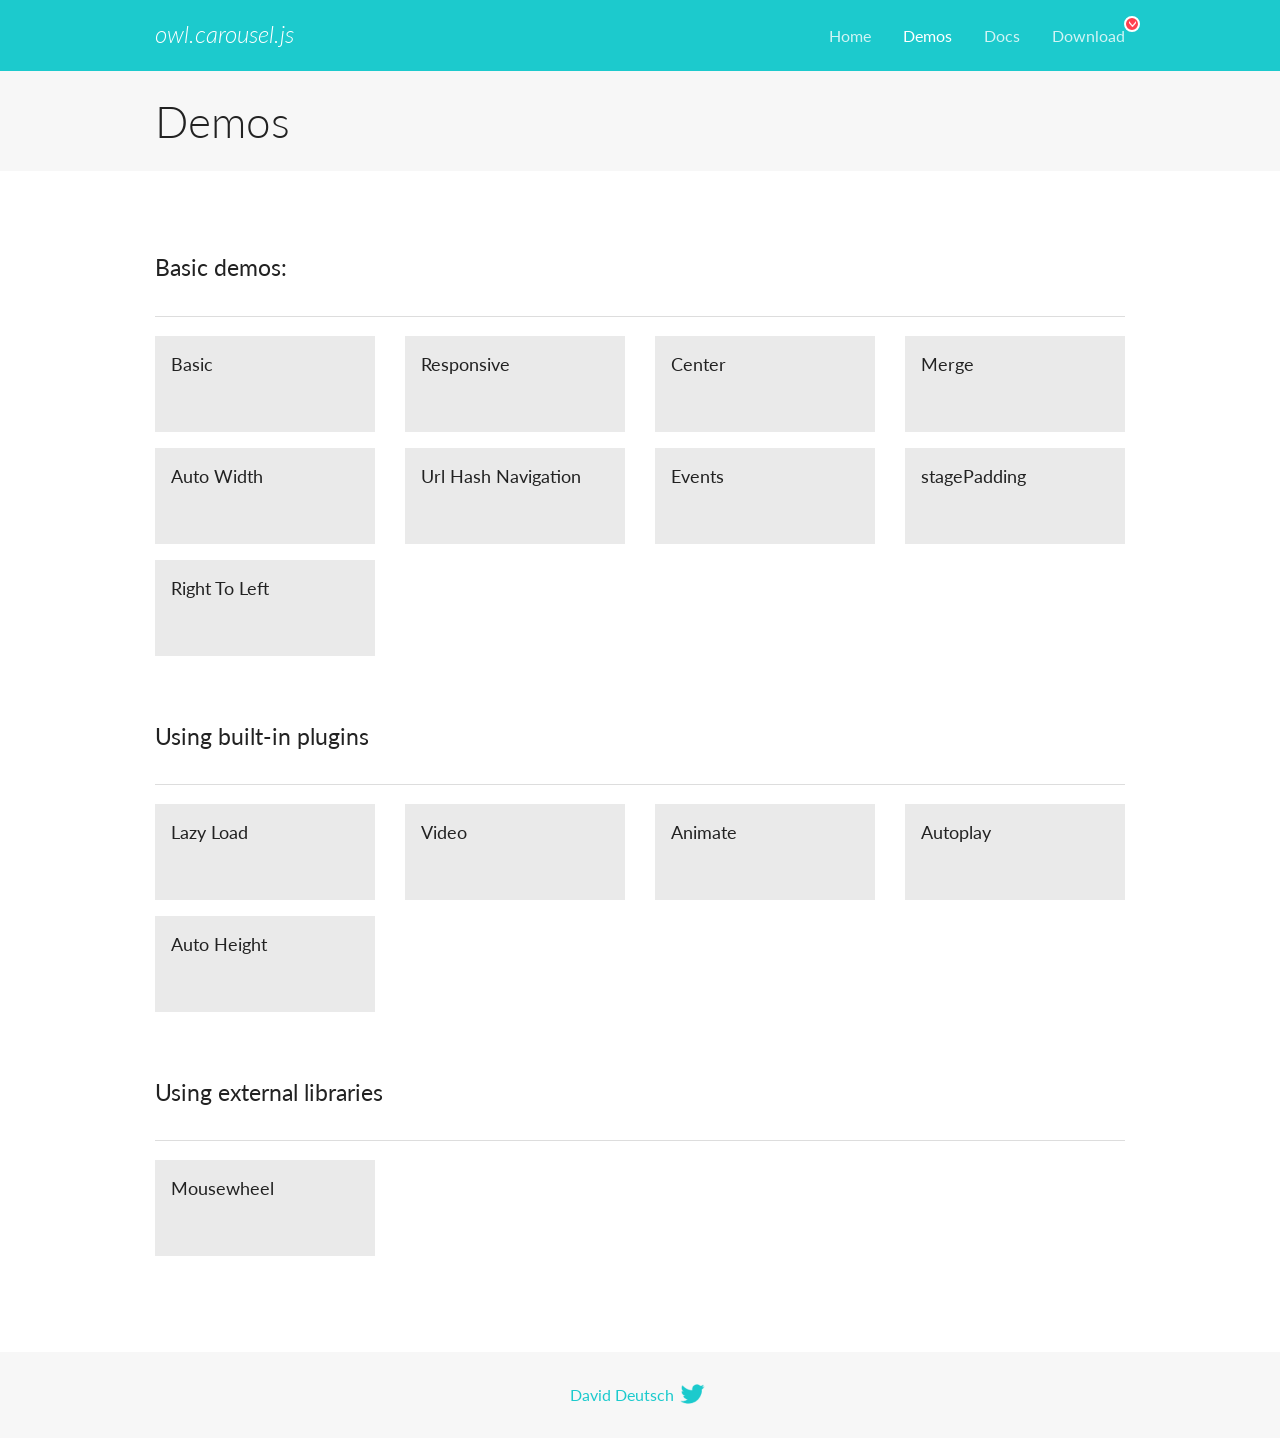
<file: downloads/OwlCarousel2-2.3.4/OwlCarousel2-2.3.4/docs/demos/demos.html>
<!DOCTYPE html>
<html lang="en">
  <head>

    <!-- head -->
    <meta charset="utf-8">
    <meta name="msapplication-tap-highlight" content="no" />
    <meta name="viewport" content="width=device-width, initial-scale=1.0" />
    <meta name="description" content="A list of Owl Carousel examples.">
    <meta name="author" content="David Deutsch">
    <title>
      Demos | Owl Carousel | 2.3.4
    </title>

    <!-- Stylesheets -->
    <link href='https://fonts.googleapis.com/css?family=Lato:300,400,700,400italic,300italic' rel='stylesheet' type='text/css'>
    <link rel="stylesheet" href="../assets/css/docs.theme.min.css">

    <!-- Owl Stylesheets -->
    <link rel="stylesheet" href="../assets/owlcarousel/assets/owl.carousel.min.css">
    <link rel="stylesheet" href="../assets/owlcarousel/assets/owl.theme.default.min.css">

    <!-- HTML5 shim and Respond.js IE8 support of HTML5 elements and media queries -->

    <!--[if lt IE 9]>
      <script src="https://oss.maxcdn.com/libs/html5shiv/3.7.0/html5shiv.js"></script>
      <script src="https://oss.maxcdn.com/libs/respond.js/1.3.0/respond.min.js"></script>
    <![endif]-->

    <!-- Favicons -->
    <link rel="apple-touch-icon-precomposed" sizes="144x144" href="../assets/ico/apple-touch-icon-144-precomposed.png">
    <link rel="shortcut icon" href="../assets/ico/favicon.png">
    <link rel="shortcut icon" href="favicon.ico">

    <!-- Yeah i know js should not be in header. Its required for demos.-->

    <!-- javascript -->
    <script src="../assets/vendors/jquery.min.js"></script>
    <script src="../assets/owlcarousel/owl.carousel.js"></script>
  </head>
  <body>

    <!-- header -->
    <header class="header">
      <div class="row">
        <div class="large-12 columns">
          <div class="brand left">
            <h3>
              <a href="/OwlCarousel2/">owl.carousel.js</a> 
            </h3>
          </div>
          <a id="toggle-nav" class="right">
            <span></span> <span></span> <span></span> 
          </a> 
          <div class="nav-bar">
            <ul class="clearfix">
              <li> <a href="/OwlCarousel2/index.html">Home</a>  </li>
              <li class="active">
                <a href="/OwlCarousel2/demos/demos.html">Demos</a> 
              </li>
              <li> <a href="/OwlCarousel2/docs/started-welcome.html">Docs</a>  </li>
              <li>
                <a href="https://github.com/OwlCarousel2/OwlCarousel2/archive/2.3.4.zip">Download</a> 
                <span class="download"></span> 
              </li>
            </ul>
          </div>
        </div>
      </div>
    </header>

    <!-- title -->
    <section class="title">
      <div class="row">
        <div class="large-12 columns">
          <h1>Demos</h1>
        </div>
      </div>
    </section>

    <!--  Demos -->
    <section id="demos">
      <div class="row">
        <div class="large-12 columns">
          <h4 id="basic-demos-">Basic demos:</h4>
          <hr>
          <div class="demo-list">
            <div class="row">
              <div class="small-6 medium-4 large-3 columns">
                <a href="basic.html" class="demo-block">
                  <h5>Basic </h5>
                </a> 
              </div>
              <div class="small-6 medium-4 large-3 columns">
                <a href="responsive.html" class="demo-block">
                  <h5>Responsive </h5>
                </a> 
              </div>
              <div class="small-6 medium-4 large-3 columns">
                <a href="center.html" class="demo-block">
                  <h5>Center </h5>
                </a> 
              </div>
              <div class="small-6 medium-4 large-3 columns">
                <a href="merge.html" class="demo-block">
                  <h5>Merge </h5>
                </a> 
              </div>
              <div class="small-6 medium-4 large-3 columns">
                <a href="autowidth.html" class="demo-block">
                  <h5>Auto Width </h5>
                </a> 
              </div>
              <div class="small-6 medium-4 large-3 columns">
                <a href="urlhashnav.html" class="demo-block">
                  <h5>Url Hash Navigation </h5>
                </a> 
              </div>
              <div class="small-6 medium-4 large-3 columns">
                <a href="events.html" class="demo-block">
                  <h5>Events </h5>
                </a> 
              </div>
              <div class="small-6 medium-4 large-3 columns">
                <a href="stagepadding.html" class="demo-block">
                  <h5>stagePadding </h5>
                </a> 
              </div>
              <div class="small-6 medium-4 large-3 columns">
                <a href="rtl.html" class="demo-block">
                  <h5>Right To Left </h5>
                </a> 
              </div>
            </div>
          </div>
          <h4 id="using-built-in-plugins">Using built-in plugins</h4>
          <hr>
          <div class="demo-list">
            <div class="row">
              <div class="small-6 medium-4 large-3 columns">
                <a href="lazyLoad.html" class="demo-block">
                  <h5>Lazy Load </h5>
                </a> 
              </div>
              <div class="small-6 medium-4 large-3 columns">
                <a href="video.html" class="demo-block">
                  <h5>Video </h5>
                </a> 
              </div>
              <div class="small-6 medium-4 large-3 columns">
                <a href="animate.html" class="demo-block">
                  <h5>Animate </h5>
                </a> 
              </div>
              <div class="small-6 medium-4 large-3 columns">
                <a href="autoplay.html" class="demo-block">
                  <h5>Autoplay </h5>
                </a> 
              </div>
              <div class="small-6 medium-4 large-3 columns">
                <a href="autoheight.html" class="demo-block">
                  <h5>Auto Height </h5>
                </a> 
              </div>
            </div>
          </div>
          <h4 id="using-external-libraries">Using external libraries</h4>
          <hr>
          <div class="demo-list">
            <div class="row">
              <div class="small-6 medium-4 large-3 columns">
                <a href="mousewheel.html" class="demo-block">
                  <h5>Mousewheel </h5>
                </a> 
              </div>
            </div>
          </div>
        </div>
      </div>
    </section>

    <!-- footer -->
    <footer class="footer">
      <div class="row">
        <div class="large-12 columns">
          <h5>
            <a href="/OwlCarousel2/docs/support-contact.html">David Deutsch</a> 
            <a id="custom-tweet-button" href="https://twitter.com/share?url=https://github.com/OwlCarousel2/OwlCarousel2&text=Owl Carousel - This is so awesome! " target="_blank"></a> 
          </h5>
        </div>
      </div>
    </footer>

    <!-- vendors -->
    <script src="../assets/vendors/highlight.js"></script>
    <script src="../assets/js/app.js"></script>
  </body>
</html>
</file>
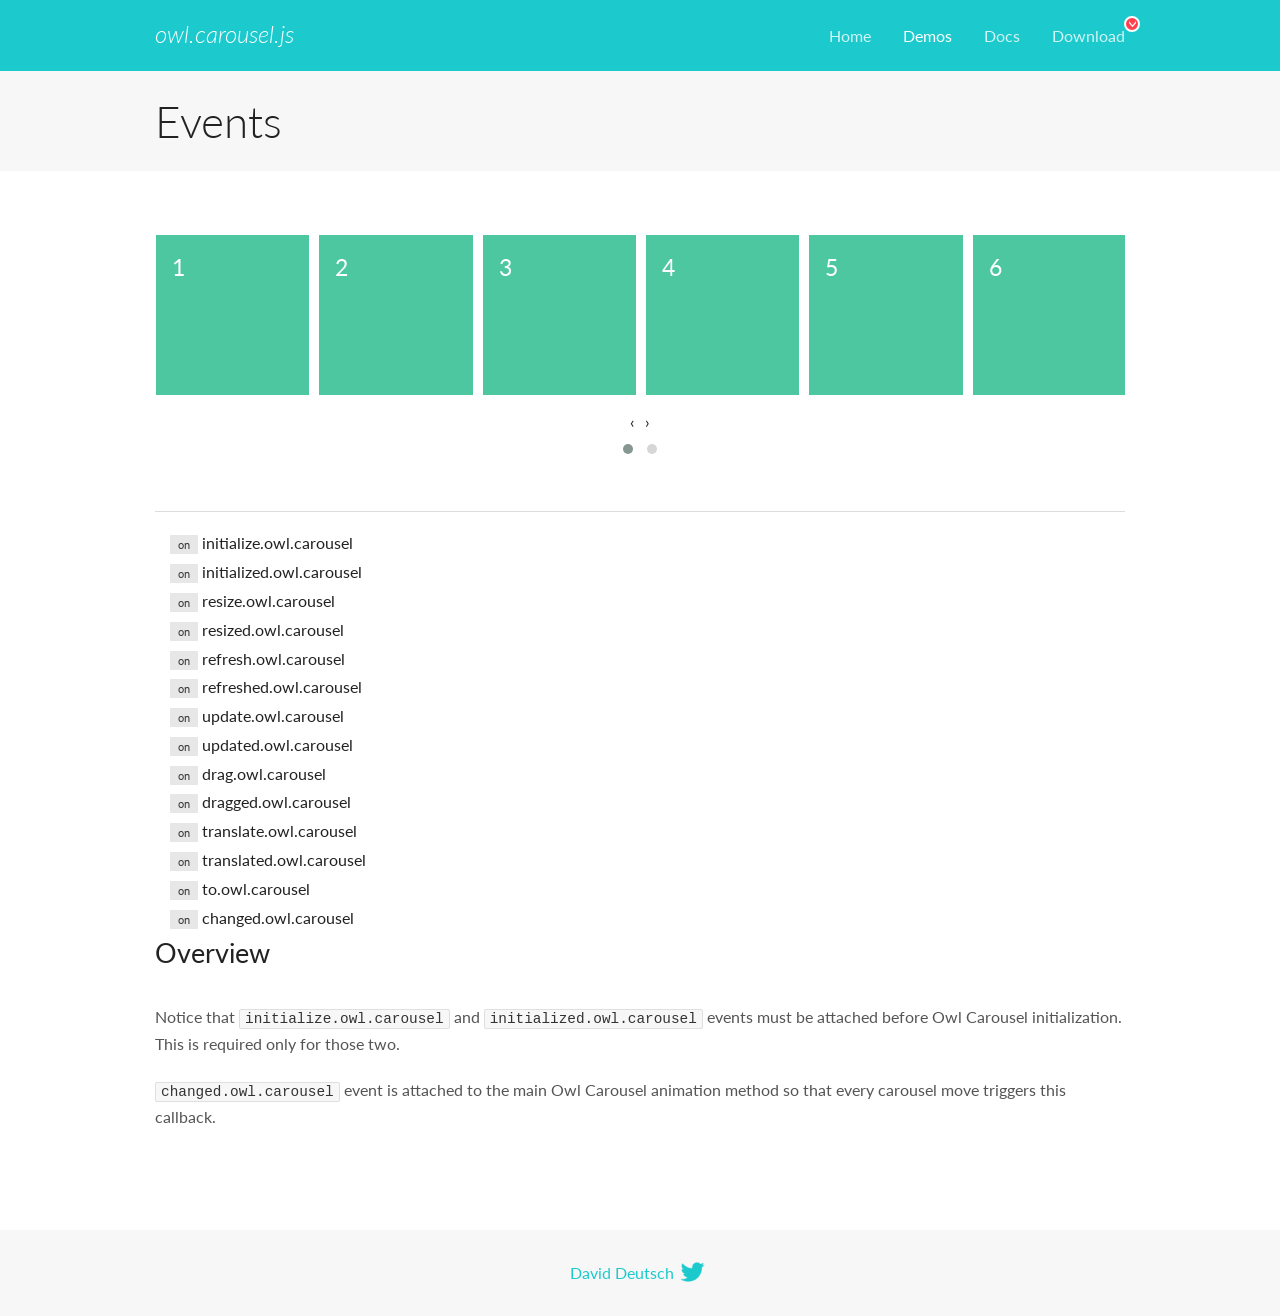
<file: downloads/OwlCarousel2-2.3.4/OwlCarousel2-2.3.4/docs/demos/events.html>
<!DOCTYPE html>
<html lang="en">
  <head>

    <!-- head -->
    <meta charset="utf-8">
    <meta name="msapplication-tap-highlight" content="no" />
    <meta name="viewport" content="width=device-width, initial-scale=1.0" />
    <meta name="description" content="Events usage demo">
    <meta name="author" content="David Deutsch">
    <title>
      Events Demo | Owl Carousel | 2.3.4
    </title>

    <!-- Stylesheets -->
    <link href='https://fonts.googleapis.com/css?family=Lato:300,400,700,400italic,300italic' rel='stylesheet' type='text/css'>
    <link rel="stylesheet" href="../assets/css/docs.theme.min.css">

    <!-- Owl Stylesheets -->
    <link rel="stylesheet" href="../assets/owlcarousel/assets/owl.carousel.min.css">
    <link rel="stylesheet" href="../assets/owlcarousel/assets/owl.theme.default.min.css">

    <!-- HTML5 shim and Respond.js IE8 support of HTML5 elements and media queries -->

    <!--[if lt IE 9]>
      <script src="https://oss.maxcdn.com/libs/html5shiv/3.7.0/html5shiv.js"></script>
      <script src="https://oss.maxcdn.com/libs/respond.js/1.3.0/respond.min.js"></script>
    <![endif]-->

    <!-- Favicons -->
    <link rel="apple-touch-icon-precomposed" sizes="144x144" href="../assets/ico/apple-touch-icon-144-precomposed.png">
    <link rel="shortcut icon" href="../assets/ico/favicon.png">
    <link rel="shortcut icon" href="favicon.ico">

    <!-- Yeah i know js should not be in header. Its required for demos.-->

    <!-- javascript -->
    <script src="../assets/vendors/jquery.min.js"></script>
    <script src="../assets/owlcarousel/owl.carousel.js"></script>
  </head>
  <body>

    <!-- header -->
    <header class="header">
      <div class="row">
        <div class="large-12 columns">
          <div class="brand left">
            <h3>
              <a href="/OwlCarousel2/">owl.carousel.js</a> 
            </h3>
          </div>
          <a id="toggle-nav" class="right">
            <span></span> <span></span> <span></span> 
          </a> 
          <div class="nav-bar">
            <ul class="clearfix">
              <li> <a href="/OwlCarousel2/index.html">Home</a>  </li>
              <li class="active">
                <a href="/OwlCarousel2/demos/demos.html">Demos</a> 
              </li>
              <li> <a href="/OwlCarousel2/docs/started-welcome.html">Docs</a>  </li>
              <li>
                <a href="https://github.com/OwlCarousel2/OwlCarousel2/archive/2.3.4.zip">Download</a> 
                <span class="download"></span> 
              </li>
            </ul>
          </div>
        </div>
      </div>
    </header>

    <!-- title -->
    <section class="title">
      <div class="row">
        <div class="large-12 columns">
          <h1>Events</h1>
        </div>
      </div>
    </section>

    <!--  Demos -->
    <section id="demos">
      <div class="row">
        <div class="large-12 columns">
          <div class="owl-carousel owl-theme">
            <div class="item">
              <h4>1</h4>
            </div>
            <div class="item">
              <h4>2</h4>
            </div>
            <div class="item">
              <h4>3</h4>
            </div>
            <div class="item">
              <h4>4</h4>
            </div>
            <div class="item">
              <h4>5</h4>
            </div>
            <div class="item">
              <h4>6</h4>
            </div>
            <div class="item">
              <h4>7</h4>
            </div>
            <div class="item">
              <h4>8</h4>
            </div>
            <div class="item">
              <h4>9</h4>
            </div>
            <div class="item">
              <h4>10</h4>
            </div>
            <div class="item">
              <h4>11</h4>
            </div>
            <div class="item">
              <h4>12</h4>
            </div>
          </div>
          <hr>
          <div class="large-12 columns callbacks">
            <div><span class="label secondary initialize">on</span>  initialize.owl.carousel </div>
            <div><span class="label secondary initialized">on</span>  initialized.owl.carousel </div>
            <div><span class="label secondary resize">on</span>  resize.owl.carousel </div>
            <div><span class="label secondary resized">on</span>  resized.owl.carousel </div>
            <div><span class="label secondary refresh">on</span>  refresh.owl.carousel </div>
            <div><span class="label secondary refreshed">on</span>  refreshed.owl.carousel </div>
            <div><span class="label secondary update">on</span>  update.owl.carousel </div>
            <div><span class="label secondary updated">on</span>  updated.owl.carousel </div>
            <div><span class="label secondary drag">on</span>  drag.owl.carousel </div>
            <div><span class="label secondary dragged">on</span>  dragged.owl.carousel </div>
            <div><span class="label secondary translate">on</span>  translate.owl.carousel </div>
            <div><span class="label secondary translated">on</span>  translated.owl.carousel </div>
            <div><span class="label secondary to">on</span>  to.owl.carousel </div>
            <div><span class="label secondary changed">on</span>  changed.owl.carousel </div>
          </div>
          <h3 id="overview">Overview</h3>
          <p>Notice that <code>initialize.owl.carousel</code> and <code>initialized.owl.carousel</code> events must be attached before Owl Carousel initialization. This is required only for those two.</p>
          <p><code>changed.owl.carousel</code> event is attached to the main Owl Carousel animation method so that every carousel move triggers this callback.</p>
          <script>
            jQuery(document).ready(function($) {
              var owl = $('.owl-carousel');
              owl.on('initialize.owl.carousel initialized.owl.carousel ' +
                'initialize.owl.carousel initialize.owl.carousel ' +
                'resize.owl.carousel resized.owl.carousel ' +
                'refresh.owl.carousel refreshed.owl.carousel ' +
                'update.owl.carousel updated.owl.carousel ' +
                'drag.owl.carousel dragged.owl.carousel ' +
                'translate.owl.carousel translated.owl.carousel ' +
                'to.owl.carousel changed.owl.carousel',
                function(e) {
                  $('.' + e.type)
                    .removeClass('secondary')
                    .addClass('success');
                  window.setTimeout(function() {
                    $('.' + e.type)
                      .removeClass('success')
                      .addClass('secondary');
                  }, 500);
                });
              owl.owlCarousel({
                loop: true,
                nav: true,
                lazyLoad: true,
                margin: 10,
                video: true,
                responsive: {
                  0: {
                    items: 1
                  },
                  600: {
                    items: 3
                  },
                  960: {
                    items: 5,
                  },
                  1200: {
                    items: 6
                  }
                }
              });
            });
          </script>
        </div>
      </div>
    </section>

    <!-- footer -->
    <footer class="footer">
      <div class="row">
        <div class="large-12 columns">
          <h5>
            <a href="/OwlCarousel2/docs/support-contact.html">David Deutsch</a> 
            <a id="custom-tweet-button" href="https://twitter.com/share?url=https://github.com/OwlCarousel2/OwlCarousel2&text=Owl Carousel - This is so awesome! " target="_blank"></a> 
          </h5>
        </div>
      </div>
    </footer>

    <!-- vendors -->
    <script src="../assets/vendors/highlight.js"></script>
    <script src="../assets/js/app.js"></script>
  </body>
</html>
</file>
<file: css/index.css>
body {
  background-color: #ffffff;
  overflow-x: hidden;
  width: 100%;
  max-width: 100vw;
}

html {
  overflow-x: hidden;
  max-width: 100vw;
}
.headerfont {
  font-size: 95.5px;
  font-weight: 1000;
  line-height: 120px;
  color: #1b353c;
}
.headertext {
  padding-right: 230px;
  color: #1b353c;
}
.hero-section {
  padding: 60px 0;
}

.hero-image {
  max-width: 100%;
  height: auto;
  max-height: 420px;
}

/* Text scaling */
.subheading {
  font-size: clamp(26px, 4vw, 42px);
  color: #1b353c;
}

.headertext {
  max-width: 520px;
  color: #1b353c;
}

/* .backgroundimage {
  background: url("../images/imagefirstbox.jpg") center / cover no-repeat;
  padding: 80px 0;
} */

/* .backgroundimage{
        background-image: url("../images/imagefirstbox.jpg");
        background-position: right top;
        background-repeat: no-repeat; 
        padding-left: 100px;
        padding-top: 100px;
        padding-right: 30px;
        padding-bottom: 260px;
        background-position-y: 100px;    
        background-position-x: 570px;   
        background-size:1002.01px 748.42px;
    } */
/* .subheading{
        font-weight: 800;
        font-size: 20px;
        margin-top: -30px;   
        margin-bottom: 15px;
        color: #1B353C;
    } */
.subheading {
  font-size: clamp(24px, 4vw, 42px);
}

.headertext {
  max-width: 520px;
}

.parkoologohdr {
  padding-bottom: 40px;
}

.headerfont {
  padding-bottom: 10px;
}

.amp {
  font-size: normal;
  font-weight: normal;
  line-height: normal;
}
.featuresection {
  width: 100%;
}

.featuresection .features {
  background-image: url("../images/features.png");
  background-repeat: no-repeat;
  background-position: center;
  background-size: 800px 130px;
  font-weight: bolder;
  font-size: 70px;
  line-height: 200px;
  padding-bottom: 10px;
  border-bottom: 2.5px solid #5277f7;
}
.cardpadding {
  padding-left: 100px;
  padding-right: 100px;
  padding-top: 100px;
  padding-bottom: 100px;
  background-color: #f4f4f4;
}

.featuresection .cardimg {
  display: block;
  margin-left: auto;
  margin-right: auto;
}

.cardsection {
  align-items: stretch;
}

/* .cardsection .col {
        display: flex;
        align-items: stretch;
        padding-left: 5px;
        padding-right: 5px;
    } */

.cardsection .card {
  height: 100%;
}

.cardsection {
  --bs-gutter-x: 40px;
  --bs-gutter-y: 40px;
}

.featuresection .card {
  border: 0;
  border-radius: 10px;
  background-color: #ffffff;
  margin: 0;
  padding: 40px 30px;
  display: flex;
  flex-direction: column;
  justify-content: space-between;
  width: 100%;
  align-self: stretch;
}
.featuresection .card-title {
  font-weight: bolder;
}
.applications {
  background-image: url("../images/application.png");
  background-repeat: no-repeat;
  background-position: center;
  background-size: 800px 110px;
  font-weight: bolder;
  font-size: 51px;
  line-height: normal;
  margin-bottom: 0;
  padding-bottom: 30px;
  padding-top: 30px;
}

.aboutsection {
  padding-left: 100px;
  padding-right: 100px;
  padding-top: 100px;
}
.aboutsection img {
  width: 100%;
  height: auto;
}
.about {
  font-weight: bolder;
}
.abouttext {
  line-height: 31px;
  padding-right: 20px;
}
.aboutheading {
  font-weight: bolder;
  font-size: xx-large;
}
.aboutline {
  width: 40px;
  border: 2px solid #00ccbb;
}
.line {
  width: 40px;
  border: 2px solid #5277f7;
  justify-self: center;
}
.aboutsectioncenter {
  align-self: center;
}
.section-padding {
  width: 100%;
  margin: 0 auto;
  padding-bottom: 120px;
  padding-top: 0;
  /* margin-top: -40px; */
  overflow: hidden;
}
.owl-item .item {
  transform: translate3d(0, 0, 0);
  margin: 0;
}

/* .screenshot_slider .owl-stage-outer{
        overflow: visible !important;
    } */

.section-padding {
  overflow-x: hidden;
}

.screenshot_slider .item {
  border-radius: 20px;
  overflow: hidden;
  background: #fff;
}

.screenshot_slider .item img {
  border-radius: 20px;
  width: auto;
  max-width: 100%;
  height: 520px;
  object-fit: contain;
  margin: auto;
}

/* .screenshot_slider .owl-item .item img {
        -webkit-transition: 0.3s;
        -webkit-box-shadow: 0 5px 10px 0 rgba(0, 0, 0, 0.1);
        box-shadow: 0 5px 10px 0 rgba(0, 0, 0, 0.1);
        -o-transition: 0.3s;
        transition: 0.3s;
        -webkit-transform: scale(0.80);
        -ms-transform: scale(0.80);
        transform: scale(0.80);
    }

.screenshot_slider .owl-item.center .item img {
    -webkit-transform: scale(1.15);
    -ms-transform: scale(1.15);
    transform: scale(1.15);
} */

.screenshot_slider .owl-nav {
  text-align: center;
}

.screenshot_slider .owl-nav button {
  font-size: 24px !important;

  color: #033aff !important;
}

.footer {
  background-color: #1b353c;
  padding-left: 100px;
  padding-right: 100px;
}
.footerlogo {
  width: 145px;
  height: 30px;
}
.footertext {
  color: #c5e1f2;
  font-size: x-small;
}
.imagefooter {
  width: 30px;
  height: 30px;
}

.footer2sections {
  display: flex;
  flex-direction: row;
}
.footerline {
  width: 35px;
  border: 2px solid #00ccbb;
}
.footerimg {
  max-width: 100%;
  height: auto;
}

.footerfirstsection {
  padding-top: 80px;
}

.footer-legal-links {
  display: flex;
  flex-wrap: wrap;
  gap: 10px 20px;
}

.footer-legal-links a {
  color: #c5e1f2;
  font-size: 13px;
  text-decoration: none;
  border-bottom: 1px solid transparent;
  transition: color 0.2s ease, border-color 0.2s ease;
}

.footer-legal-links a:hover,
.footer-legal-links a:focus-visible {
  color: #00ccbb;
  border-bottom-color: #00ccbb;
  outline: none;
}

.screenshot_slider .owl-item {
  padding: 0;
}

/* Pull each carousel item into the previous to reduce gap between images (2+ items visible) */
@media (min-width: 768px) {
  .screenshot_slider .owl-item + .owl-item .item {
    margin-left: -25px;
  }
}

.screenshot_slider .item {
  width: 100%;
  border-radius: 20px;
  overflow: hidden;
  background: #fff;
  display: flex;
  justify-content: center;
  align-items: center;
  transition: 0.4s ease;
}

.screenshot_slider .owl-item.center .item {
  transform: scale(1.05);
  z-index: 10;
}

.screenshot_slider .item img {
  width: 100%;
  height: auto;
  max-height: 380px;
  width: auto;
  object-fit: contain;
  border-radius: 20px;
}

/* ============================================
   RESPONSIVE MEDIA QUERIES
   ============================================ */

/* Large Screens (1201px and above - 27" monitors, etc.) */
@media screen and (min-width: 1201px) {
  .headerfont {
    font-size: 75px;
    line-height: 90px;
  }

  .headertext {
    padding-right: 150px;
  }
  /* .headertext {
  font-size: clamp(14px, 2vw, 18px);
  line-height: 1.6;
} */

  .backgroundimage {
    padding-left: 80px;
    padding-top: 80px;
    padding-bottom: 200px;
    background-position-x: 450px;
    background-size: 800px 600px;
  }

  .featuresection .features {
    font-size: 55px;
    line-height: 160px;
    background-size: 650px 105px;
  }

  .cardpadding {
    padding-left: 80px;
    padding-right: 80px;
    padding-top: 80px;
    padding-bottom: 80px;
  }

  .cardsection .col {
    display: flex;
    align-items: stretch;
  }

  .featuresection .cardimg {
    display: block;
    margin-left: auto;
    margin-right: auto;
  }

  .applications {
    font-size: 42px;
    line-height: 70px;
    background-size: 650px 90px;
    margin-bottom: 0;
  }

  .aboutsection {
    padding-left: 80px;
    padding-right: 80px;
    padding-top: 80px;
  }

  .footer {
    padding-left: 80px;
    padding-right: 80px;
  }

  .footerimg {
    width: 500px;
    height: 275px;
    padding-left: 50px;
  }

  .section-padding {
    overflow-x: hidden;
    padding-left: 40px;
    padding-right: 40px;
    padding-top: 0;
    margin-top: -30px;
  }

  .screenshot_slider .owl-stage-outer {
    overflow: hidden !important;
  }
}

/* Small Laptop (992px - 1200px) */
@media screen and (max-width: 1200px) and (min-width: 992px) {
  .headerfont {
    font-size: 75px;
    line-height: 90px;
  }

  .headertext {
    padding-right: 150px;
  }

  .backgroundimage {
    padding-left: 80px;
    padding-top: 80px;
    padding-bottom: 200px;
    background-position-x: 450px;
    background-size: 800px 600px;
  }

  .featuresection .features {
    font-size: 55px;
    line-height: 160px;
    background-size: 650px 105px;
  }

  .cardpadding {
    padding-left: 80px;
    padding-right: 80px;
    padding-top: 80px;
    padding-bottom: 80px;
  }

  .cardsection .col {
    display: flex;
    align-items: stretch;
  }

  .featuresection .cardimg {
    display: block;
    margin-left: auto;
    margin-right: auto;
  }

  .applications {
    font-size: 42px;
    line-height: 70px;
    background-size: 650px 90px;
    margin-bottom: 0;
  }

  .aboutsection {
    padding-left: 80px;
    padding-right: 80px;
    padding-top: 80px;
  }

  .footer {
    padding-left: 80px;
    padding-right: 80px;
  }

  .footerimg {
    width: 500px;
    height: 275px;
    padding-left: 50px;
  }

  .section-padding {
    overflow-x: hidden;
    padding-left: 40px;
    padding-right: 40px;
    padding-top: 0;
    margin-top: -30px;
  }

  .screenshot_slider .owl-stage-outer {
    overflow: hidden !important;
  }
}

/* Tablet (577px - 991px) */
@media screen and (max-width: 991px) and (min-width: 577px) {
  .headerfont {
    font-size: 50px;
    line-height: 65px;
  }

  .headertext {
    padding-right: 0;
  }

  /* .backgroundimage {
        padding-left: 40px;
        padding-right: 20px;
        padding-top: 60px;
        padding-bottom: 150px;
        background-position: center top;
        background-position-x: center;
        background-position-y: 60px;
        background-size: 600px 450px;
    } */
  .backgroundimage {
    background-image: url("../images/hero-bg.jpg");
    background-size: cover;
    background-position: center;
    background-repeat: no-repeat;
  }

  .parkoologohdr,
  .headerfont {
    padding-bottom: 30px;
  }

  .featuresection .features {
    font-size: 40px;
    line-height: 120px;
    background-size: 500px 80px;
  }

  .cardpadding {
    padding-left: 40px;
    padding-right: 40px;
    padding-top: 60px;
    padding-bottom: 60px;
  }

  .cardsection .col {
    display: flex;
    align-items: stretch;
    padding-left: 5px;
    padding-right: 5px;
  }

  .featuresection .card {
    margin-bottom: 20px;
    margin: 0 0 20px 0;
    width: 100%;
    align-self: stretch;
  }

  .cardsection .col:nth-child(3),
  .cardsection .collog3 {
    margin-top: 20px;
  }

  .featuresection .cardimg {
    display: block;
    margin-left: auto;
    margin-right: auto;
  }

  .applications {
    font-size: 32px;
    line-height: 60px;
    background-size: 500px 70px;
    margin-bottom: 0;
  }

  .aboutsection {
    padding-left: 40px;
    padding-right: 40px;
    padding-top: 60px;
  }

  .abouttext {
    padding-right: 0;
  }

  .footer {
    padding-left: 40px;
    padding-right: 40px;
  }

  .footer2sections {
    flex-direction: column;
  }

  .footerimg {
    width: 100%;
    height: auto;
    padding-left: 0;
    padding-top: 20px;
  }

  .footerfirstsection {
    padding-top: 40px;
  }

  .section-padding {
    padding-bottom: 80px;
    overflow-x: hidden;
    padding-left: 20px;
    padding-right: 20px;
  }

  .screenshot_slider .owl-stage-outer {
    overflow: hidden !important;
  }

  .screenshot_slider .owl-item.center .item {
    transform: scale(1.1);
  }

  .screenshot_slider .item img {
    max-width: 100%;
  }
}

/* Mobile (max-width: 576px) */
@media screen and (max-width: 576px) {
  .headerfont {
    font-size: 32px;
    line-height: 42px;
  }

  .headertext {
    padding-right: 0;
    font-size: 14px;
  }

  .backgroundimage {
    padding-left: 20px;
    padding-right: 20px;
    padding-top: 40px;
    padding-bottom: 100px;
    background-position: center top;
    background-position-x: center;
    background-position-y: 40px;
    background-size: 100% auto;
    min-height: auto;
  }

  .parkoologohdr {
    width: 100%;
    max-width: 200px;
    height: auto;
    padding-bottom: 20px;
  }

  .parkoologohdr,
  .headerfont {
    padding-bottom: 20px;
  }

  .featuresection .features {
    font-size: 28px;
    line-height: 80px;
    background-size: 300px 50px;
    padding-bottom: 5px;
  }

  .cardpadding {
    padding-left: 20px;
    padding-right: 20px;
    padding-top: 40px;
    padding-bottom: 40px;
  }

  .featuresection .card {
    margin-bottom: 20px;
    margin-top: 20px;
    margin-left: 0;
    margin-right: 0;
  }

  .cardsection .col:first-child .card {
    margin-top: 0;
  }

  .featuresection .cardimg {
    width: 80px !important;
  }

  .featuresection .cardimg.cardimg1 {
    width: 70px !important;
  }

  .applications {
    font-size: 24px;
    line-height: 50px;
    background-size: 280px 45px;
    margin-bottom: 0;
  }

  .aboutsection {
    padding-left: 20px;
    padding-right: 20px;
    padding-top: 40px;
  }

  .aboutsection .row {
    flex-direction: column;
  }

  .aboutsection .col-sm-7 {
    margin-bottom: 30px;
  }

  .aboutsection .col-sm-5 {
    width: 100%;
  }

  .aboutheading {
    font-size: 24px;
  }

  .abouttext {
    padding-right: 0;
    font-size: 14px;
    line-height: 24px;
  }

  .footer {
    padding-left: 20px;
    padding-right: 20px;
  }

  .footer2sections {
    flex-direction: column;
  }

  .footerimg {
    width: 100%;
    height: auto;
    padding-left: 0;
    padding-top: 20px;
  }

  .footerfirstsection {
    padding-top: 30px;
  }

  .footerlogo {
    width: 120px;
    height: auto;
  }

  .section-padding {
    padding-bottom: 60px;
    overflow-x: hidden;
    padding-left: 10px;
    padding-right: 10px;
    padding-top: 0;
    margin-top: -20px;
  }

  .screenshot_slider .owl-stage-outer {
    overflow: hidden !important;
  }

  .screenshot_slider .owl-item.center .item {
    transform: scale(1.05);
  }

  .screenshot_slider .item img {
    height: auto;
    max-height: 400px;
    max-width: 100%;
  }

  .screenshot_slider .item {
    max-width: 100%;
  }
}
</file>
<file: css/legal.css>
/* Shared styles for Parkoo legal, deletion, and support pages */
body.legal-page {
  font-family: "Poppins", -apple-system, BlinkMacSystemFont, "Segoe UI", Roboto,
    sans-serif;
  color: #1b353c;
  background-color: #ffffff;
  line-height: 1.7;
}

/* Header Navigation */
.site-header {
  background-color: #ffffff;
  border-bottom: 1px solid #e6edf0;
  position: sticky;
  top: 0;
  z-index: 1030;
}

.site-header-inner {
  display: flex;
  align-items: center;
  justify-content: space-between;
  min-height: 76px;
  gap: 24px;
}

.site-brand {
  display: inline-flex;
  align-items: center;
  text-decoration: none;
  flex-shrink: 0;
}

.site-brand img {
  height: 36px;
  width: auto;
  display: block;
}

.site-nav {
  display: flex;
  align-items: center;
  gap: 8px;
}

.site-nav a {
  color: #1b353c;
  text-decoration: none;
  font-size: 14px;
  font-weight: 500;
  padding: 8px 14px;
  border-radius: 8px;
  transition: background-color 0.2s ease, color 0.2s ease;
  white-space: nowrap;
}

.site-nav a:hover,
.site-nav a:focus-visible {
  background-color: #f4f4f4;
  color: #5277f7;
  outline: none;
}

.site-nav a[aria-current="page"] {
  background-color: #1b353c;
  color: #ffffff;
}

.nav-toggle {
  display: none;
  background: transparent;
  border: 1px solid #d5e0e5;
  border-radius: 8px;
  padding: 8px 12px;
  color: #1b353c;
  font-size: 14px;
  font-weight: 500;
  cursor: pointer;
}

/* Hero Banner */
.legal-hero {
  background-color: #f4f4f4;
  border-bottom: 2.5px solid #5277f7;
  padding: 48px 0 40px;
}

.legal-breadcrumb {
  font-size: 13px;
  color: #556b72;
  margin-bottom: 12px;
}

.legal-breadcrumb a {
  color: #5277f7;
  text-decoration: none;
}

.legal-breadcrumb a:hover {
  text-decoration: underline;
}

.legal-hero h1 {
  font-size: clamp(28px, 4vw, 42px);
  font-weight: 700;
  color: #1b353c;
  margin-bottom: 12px;
}

.legal-accent-line {
  width: 48px;
  border: 0;
  border-top: 4px solid #00ccbb;
  opacity: 1;
  margin: 0 0 18px 0;
}

.legal-lead {
  font-size: 16px;
  color: #345159;
  max-width: 760px;
  margin-bottom: 18px;
}

.legal-meta {
  display: flex;
  flex-wrap: wrap;
  gap: 10px 24px;
  font-size: 13px;
  color: #49656d;
}

/* Main Content */
.legal-main {
  padding: 48px 0 72px;
}

/* Sidebar TOC */
.legal-sidebar {
  position: sticky;
  top: 100px;
}

.legal-toc-card {
  background-color: #f4f4f4;
  border-radius: 12px;
  padding: 22px 20px;
  border: 1px solid #e6edf0;
}

.legal-toc-title {
  font-size: 13px;
  font-weight: 700;
  text-transform: uppercase;
  letter-spacing: 0.06em;
  color: #1b353c;
  margin-bottom: 12px;
}

.legal-toc-list {
  list-style: none;
  padding: 0;
  margin: 0;
}

.legal-toc-list li + li {
  margin-top: 6px;
}

.legal-toc-list a {
  display: block;
  font-size: 13.5px;
  color: #345159;
  text-decoration: none;
  padding: 4px 8px;
  border-radius: 6px;
  transition: background-color 0.15s ease, color 0.15s ease;
}

.legal-toc-list a:hover,
.legal-toc-list a:focus-visible {
  background-color: #ffffff;
  color: #5277f7;
}

/* Content Cards & Sections */
.legal-card {
  background-color: #ffffff;
  border: 1px solid #e6edf0;
  border-radius: 12px;
  padding: 32px;
  margin-bottom: 24px;
}

.legal-card h2 {
  font-size: 21px;
  font-weight: 700;
  color: #1b353c;
  margin-bottom: 14px;
  scroll-margin-top: 96px;
}

.legal-card h3 {
  font-size: 16.5px;
  font-weight: 600;
  color: #1b353c;
  margin-top: 20px;
  margin-bottom: 10px;
}

.legal-card p,
.legal-card li {
  font-size: 15px;
  color: #2f4a52;
}

.legal-card ul,
.legal-card ol {
  padding-left: 20px;
  margin-bottom: 14px;
}

.legal-card li + li {
  margin-top: 6px;
}

/* Confirmation Notice / Callouts */
.confirmation-banner {
  background-color: #fff8e6;
  border: 1px solid #f5d07a;
  border-left: 4px solid #d97706;
  border-radius: 10px;
  padding: 18px 20px;
  margin-bottom: 24px;
}

.confirmation-banner strong,
.confirmation-inline strong {
  color: #854d0e;
}

.confirmation-banner p,
.confirmation-banner li {
  font-size: 14px;
  color: #5c3d0c;
  margin-bottom: 6px;
}

.confirmation-banner ul {
  margin-bottom: 0;
  padding-left: 18px;
}

.confirmation-inline {
  background-color: #fffaf0;
  border: 1px dashed #e6b85c;
  border-radius: 8px;
  padding: 12px 16px;
  margin: 12px 0;
  font-size: 14px;
  color: #6b4408;
}

.info-callout {
  background-color: #f0f9f8;
  border: 1px solid #bcebe6;
  border-left: 4px solid #00ccbb;
  border-radius: 10px;
  padding: 18px 20px;
  margin: 16px 0;
}

.info-callout p:last-child {
  margin-bottom: 0;
}

/* Steps & Support Grid */
.step-list {
  list-style: none;
  padding: 0;
  margin: 0;
  counter-reset: step-counter;
}

.step-item {
  counter-increment: step-counter;
  display: flex;
  gap: 16px;
  align-items: flex-start;
  padding: 16px 0;
  border-bottom: 1px solid #edf2f4;
}

.step-item:last-child {
  border-bottom: none;
  padding-bottom: 0;
}

.step-badge {
  flex-shrink: 0;
  width: 32px;
  height: 32px;
  border-radius: 50%;
  background-color: #1b353c;
  color: #ffffff;
  font-size: 14px;
  font-weight: 700;
  display: inline-flex;
  align-items: center;
  justify-content: center;
}

.step-badge::before {
  content: counter(step-counter);
}

.support-topic-card {
  background-color: #f4f4f4;
  border-radius: 12px;
  padding: 24px;
  height: 100%;
  border: 1px solid #e6edf0;
}

.support-topic-card h3 {
  font-size: 17px;
  font-weight: 700;
  color: #1b353c;
  margin-top: 0;
  margin-bottom: 10px;
}

/* FAQ Accordion */
.faq-item {
  border-bottom: 1px solid #e6edf0;
  padding: 14px 0;
}

.faq-item:last-child {
  border-bottom: none;
  padding-bottom: 0;
}

.faq-item summary {
  font-weight: 600;
  font-size: 15.5px;
  color: #1b353c;
  cursor: pointer;
  list-style-position: inside;
}

.faq-item p {
  margin-top: 10px;
  margin-bottom: 0;
  font-size: 14.5px;
  color: #345159;
}

/* Table styling */
.legal-table {
  width: 100%;
  border-collapse: collapse;
  margin: 14px 0;
  font-size: 14.5px;
}

.legal-table th,
.legal-table td {
  border: 1px solid #e3e8eb;
  padding: 12px 14px;
  text-align: left;
  vertical-align: top;
}

.legal-table th {
  background-color: #f4f4f4;
  color: #1b353c;
  font-weight: 600;
}

/* Responsive adjustments */
@media (max-width: 991.98px) {
  .site-header-inner {
    flex-wrap: wrap;
    padding: 12px 0;
    min-height: 68px;
  }

  .nav-toggle {
    display: inline-flex;
    align-items: center;
    gap: 6px;
  }

  .site-nav {
    display: none;
    width: 100%;
    flex-direction: column;
    align-items: stretch;
    padding-top: 8px;
    padding-bottom: 8px;
    border-top: 1px solid #e6edf0;
  }

  .site-nav.is-open {
    display: flex;
  }

  .site-nav a {
    padding: 10px 12px;
  }

  .legal-card {
    padding: 22px 18px;
  }
}

@media (max-width: 576px) {
  .legal-hero {
    padding: 32px 0 28px;
  }

  .legal-main {
    padding: 28px 0 48px;
  }

  .legal-table {
    display: block;
    overflow-x: auto;
  }
}
</file>
